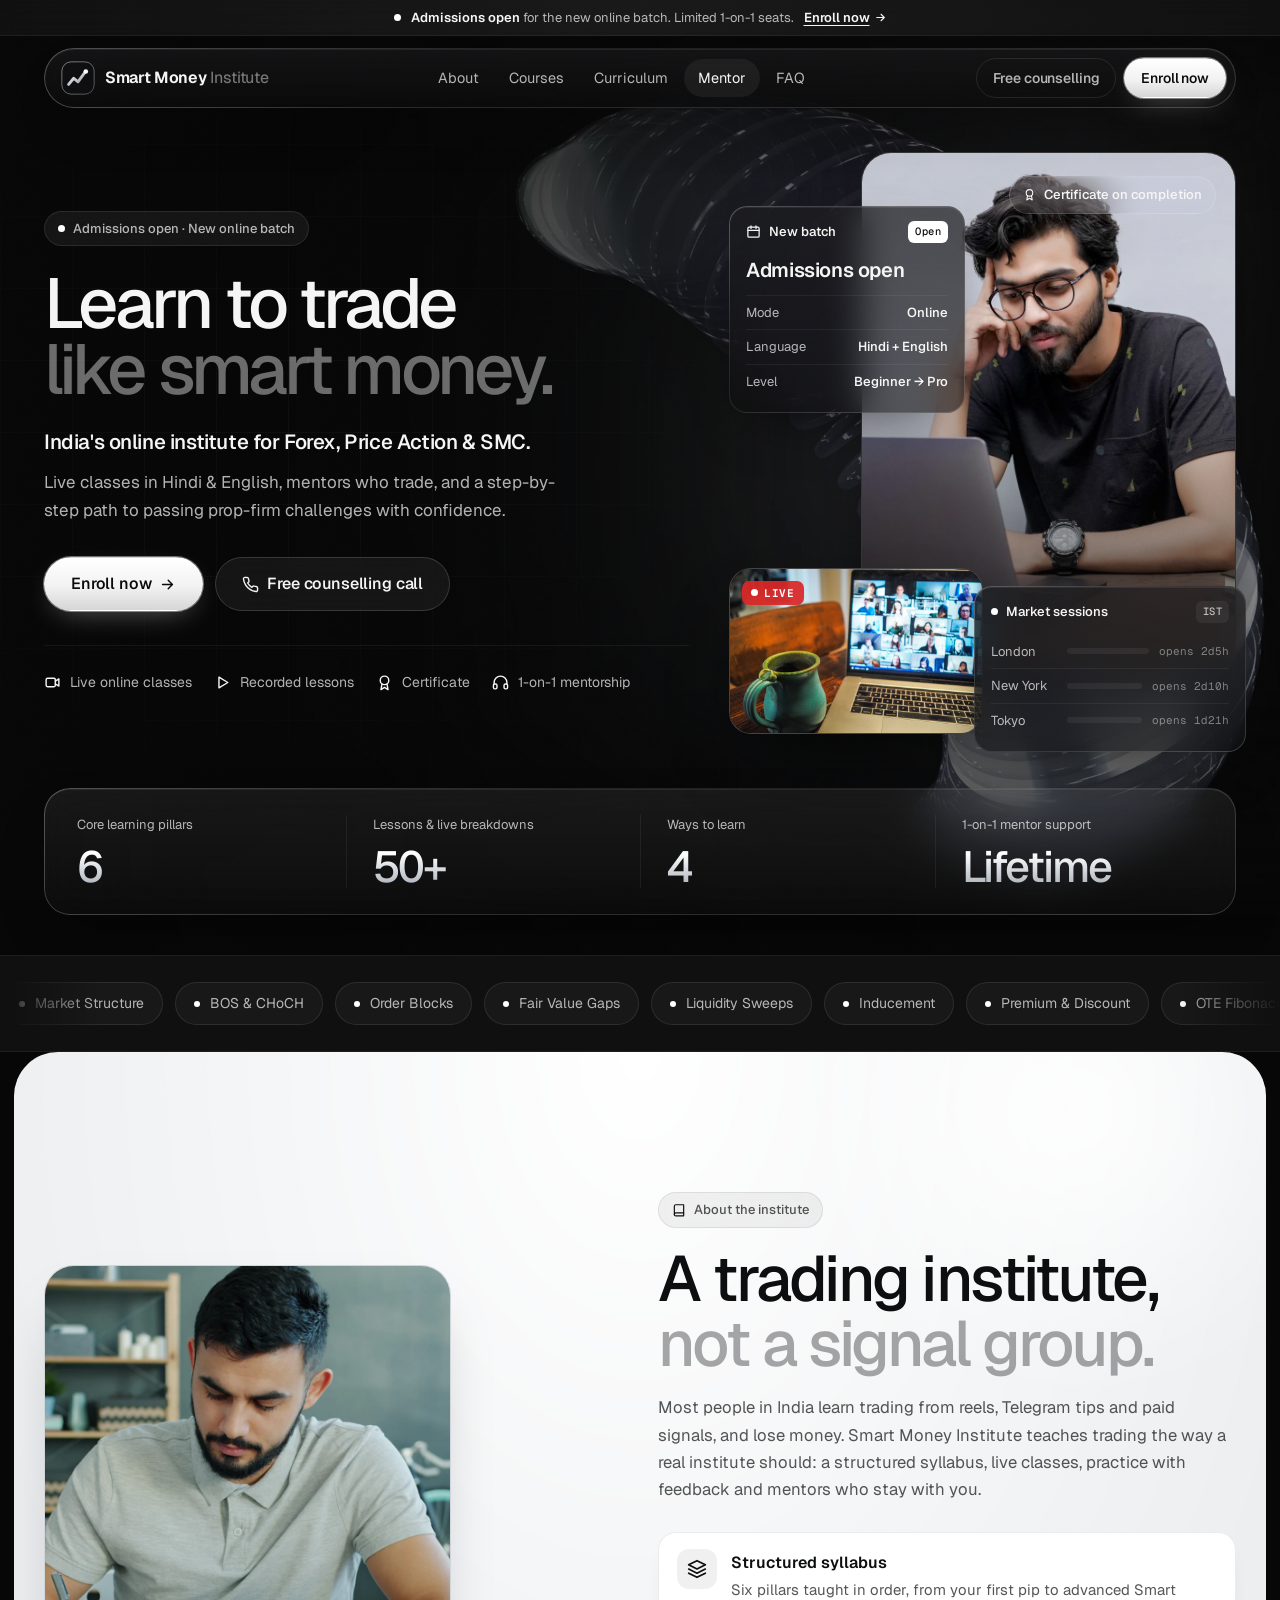
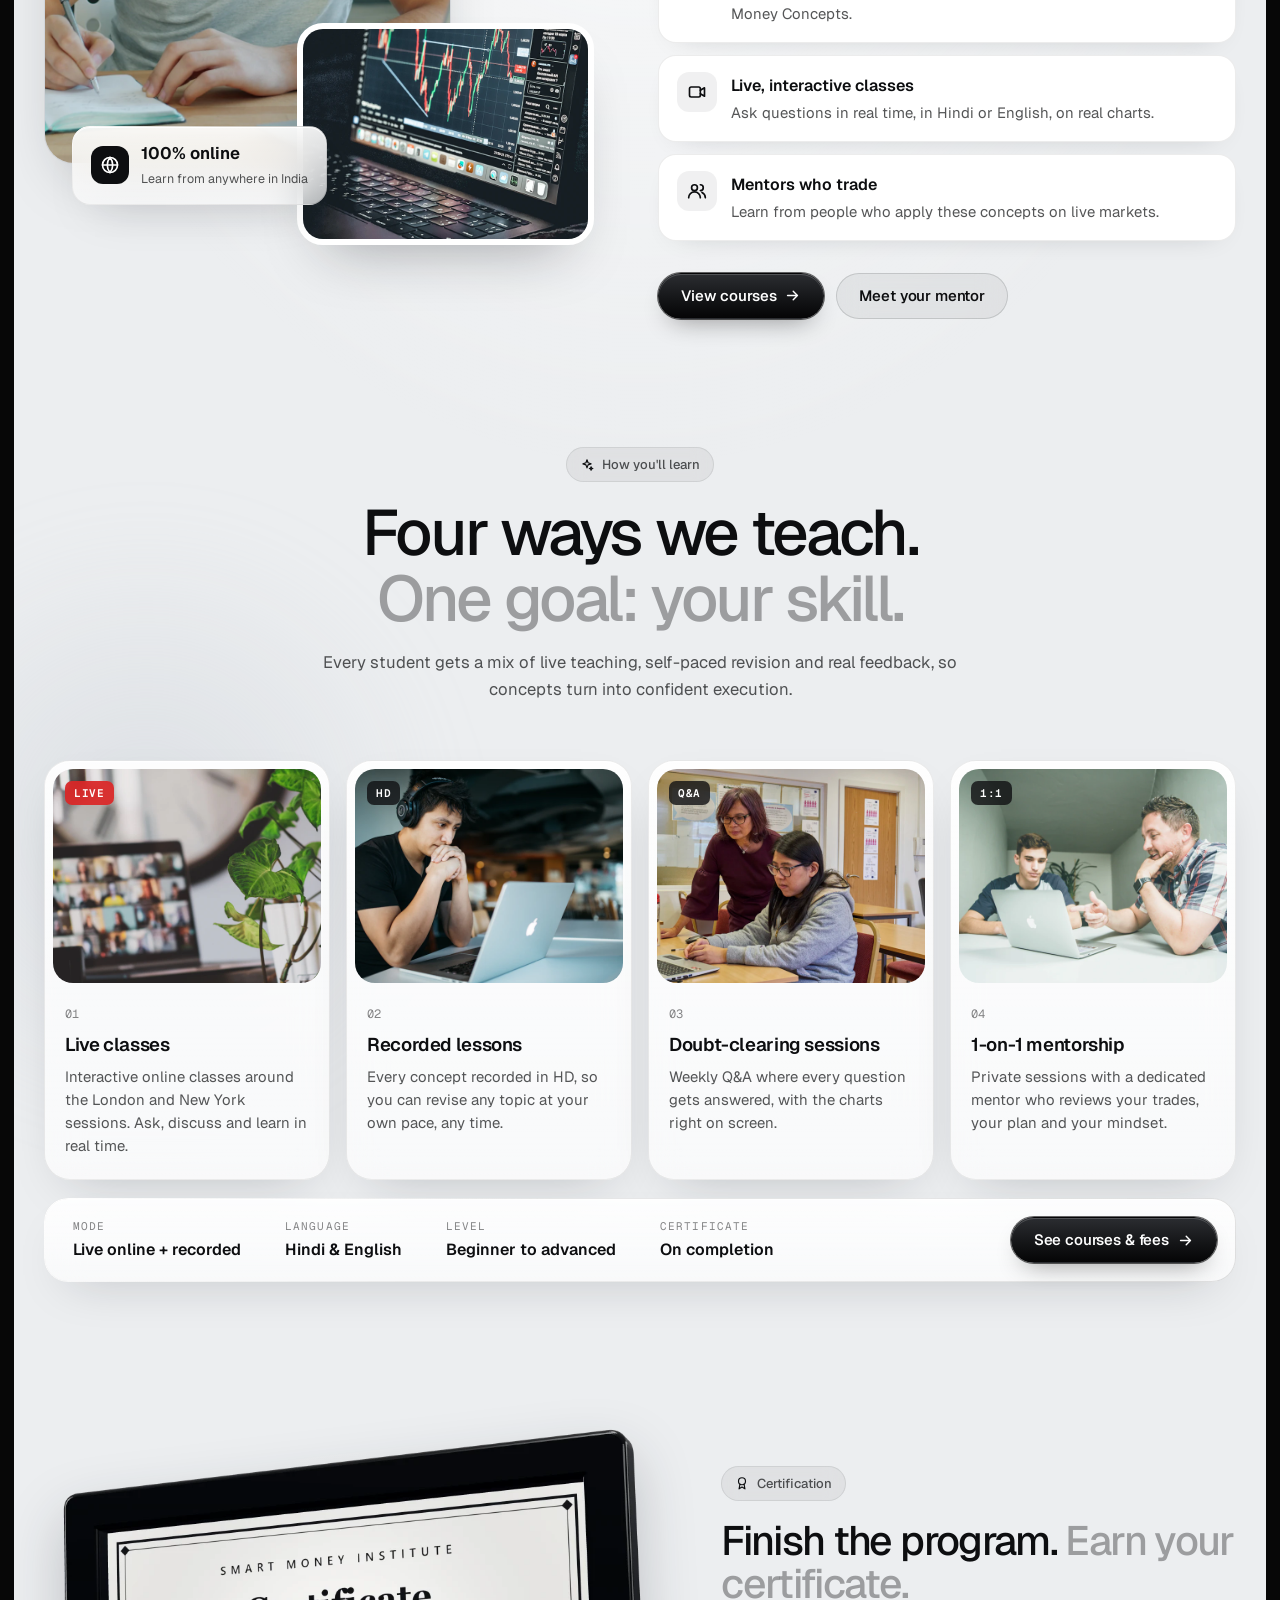
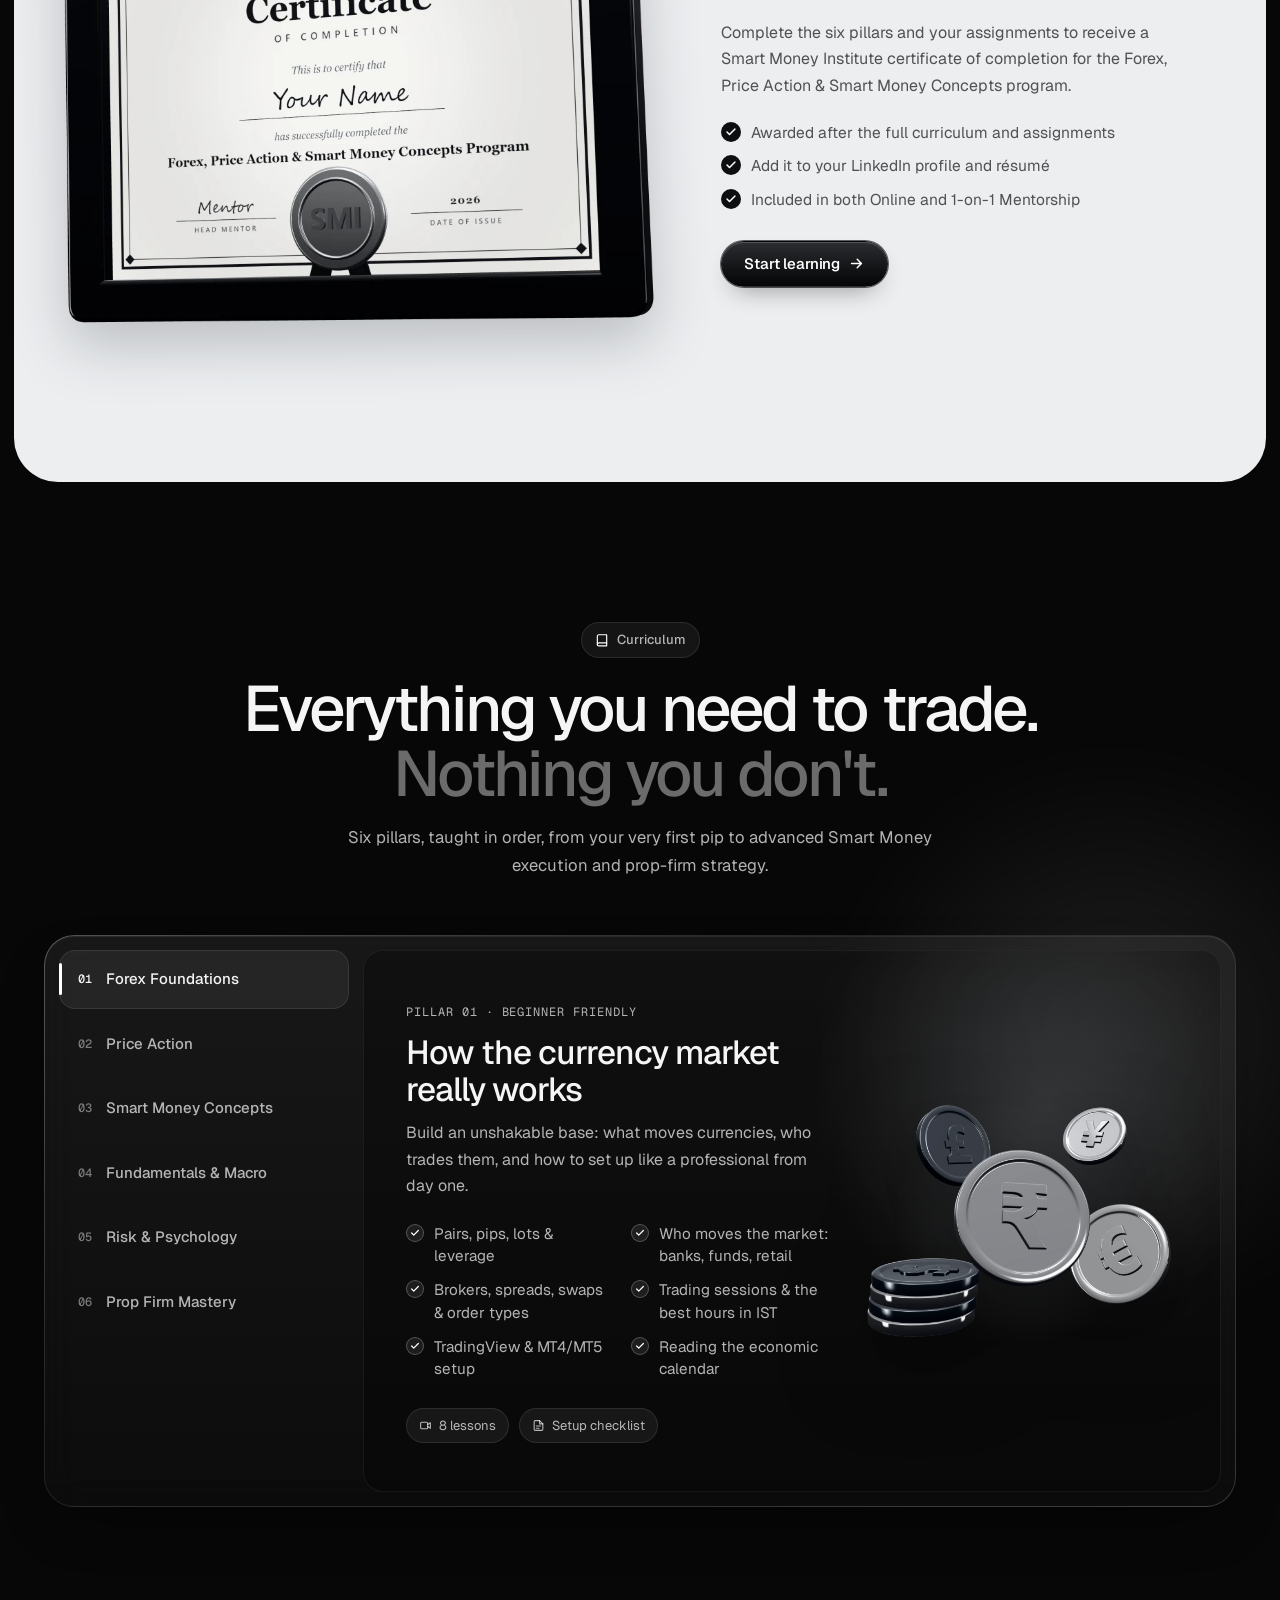
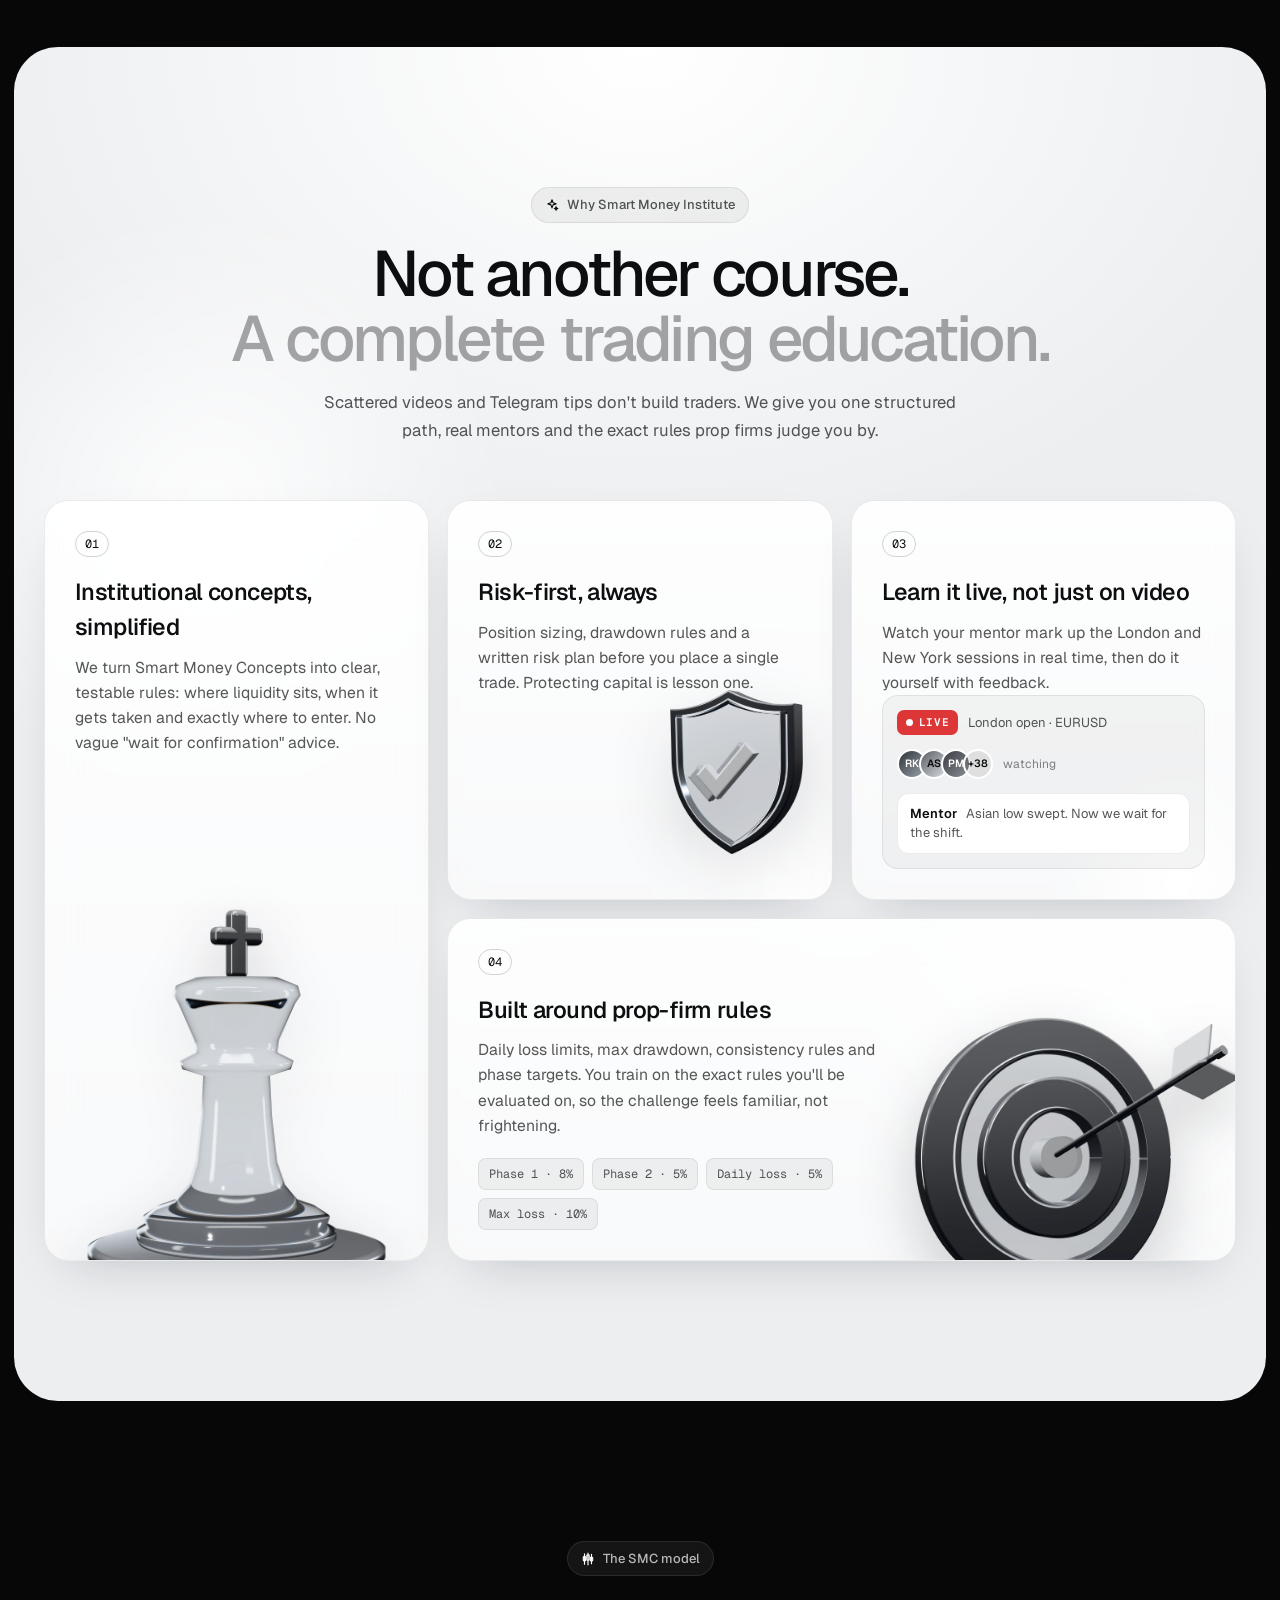
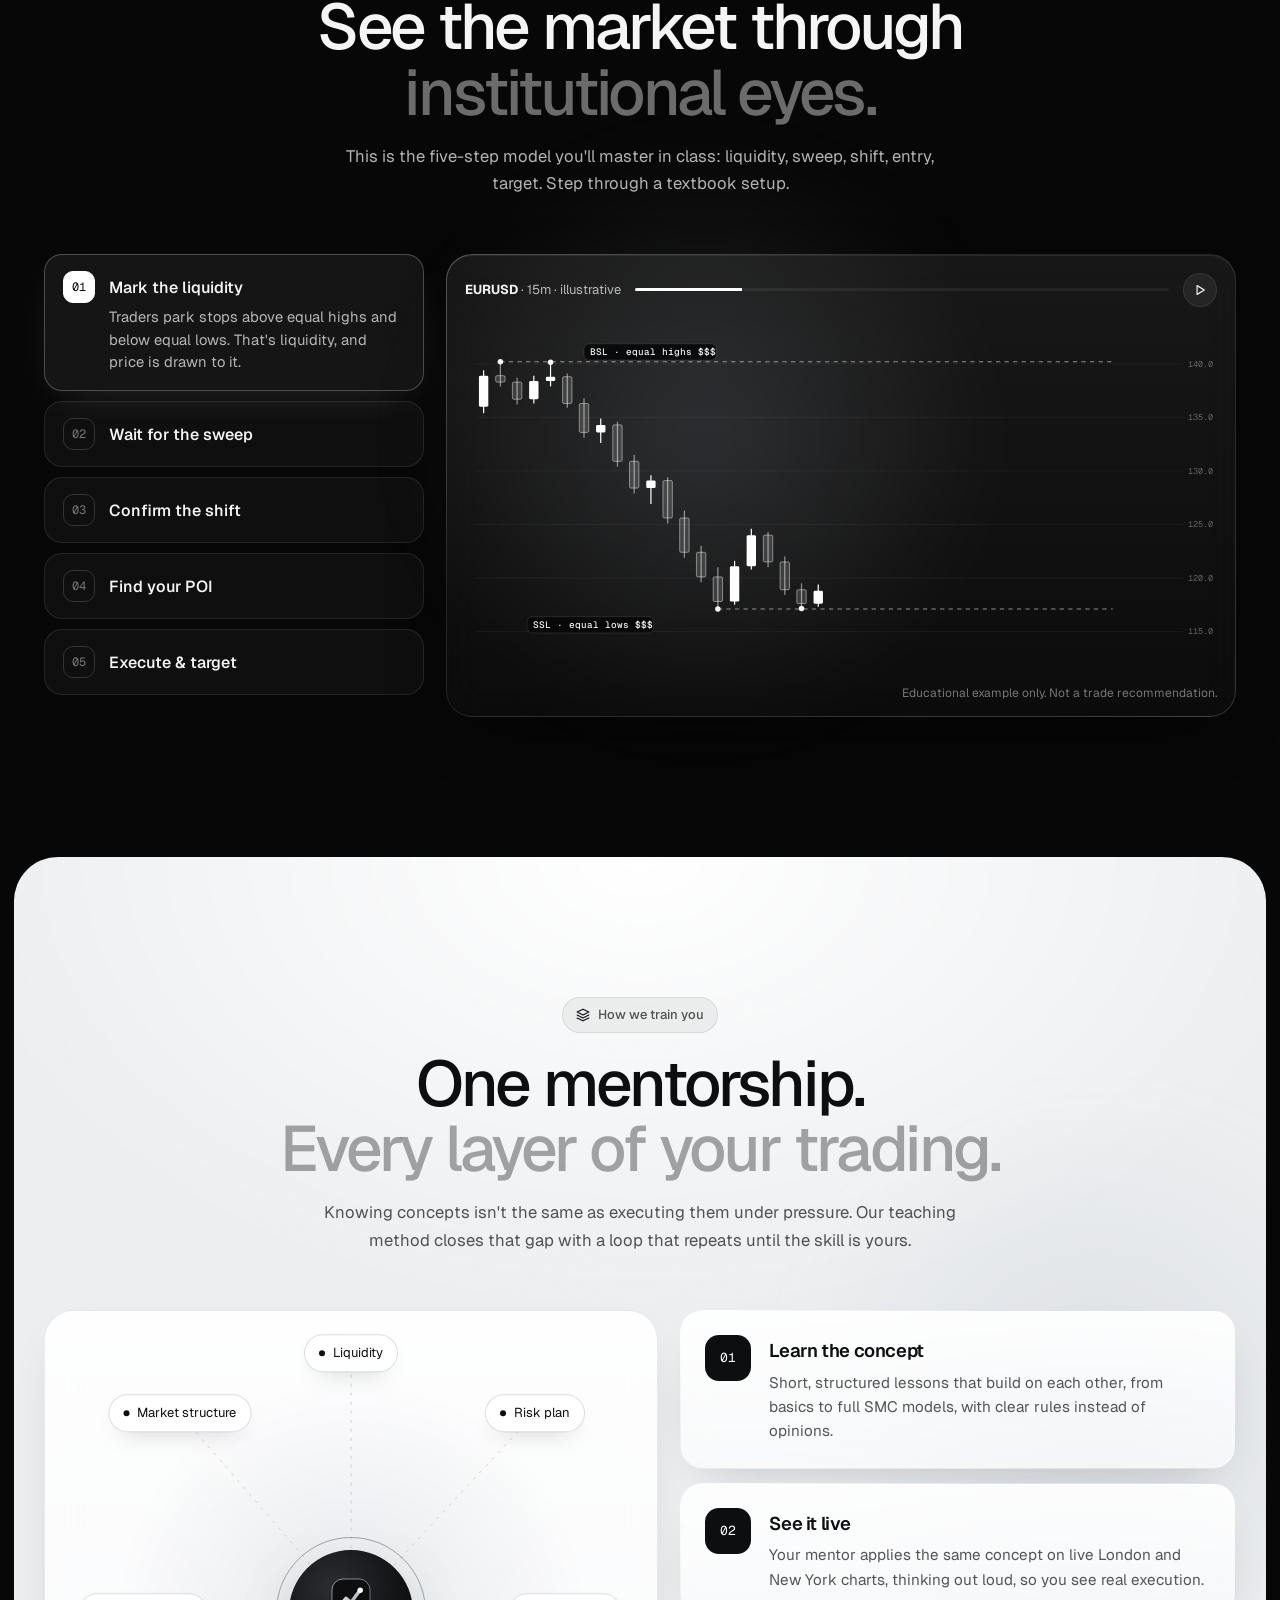
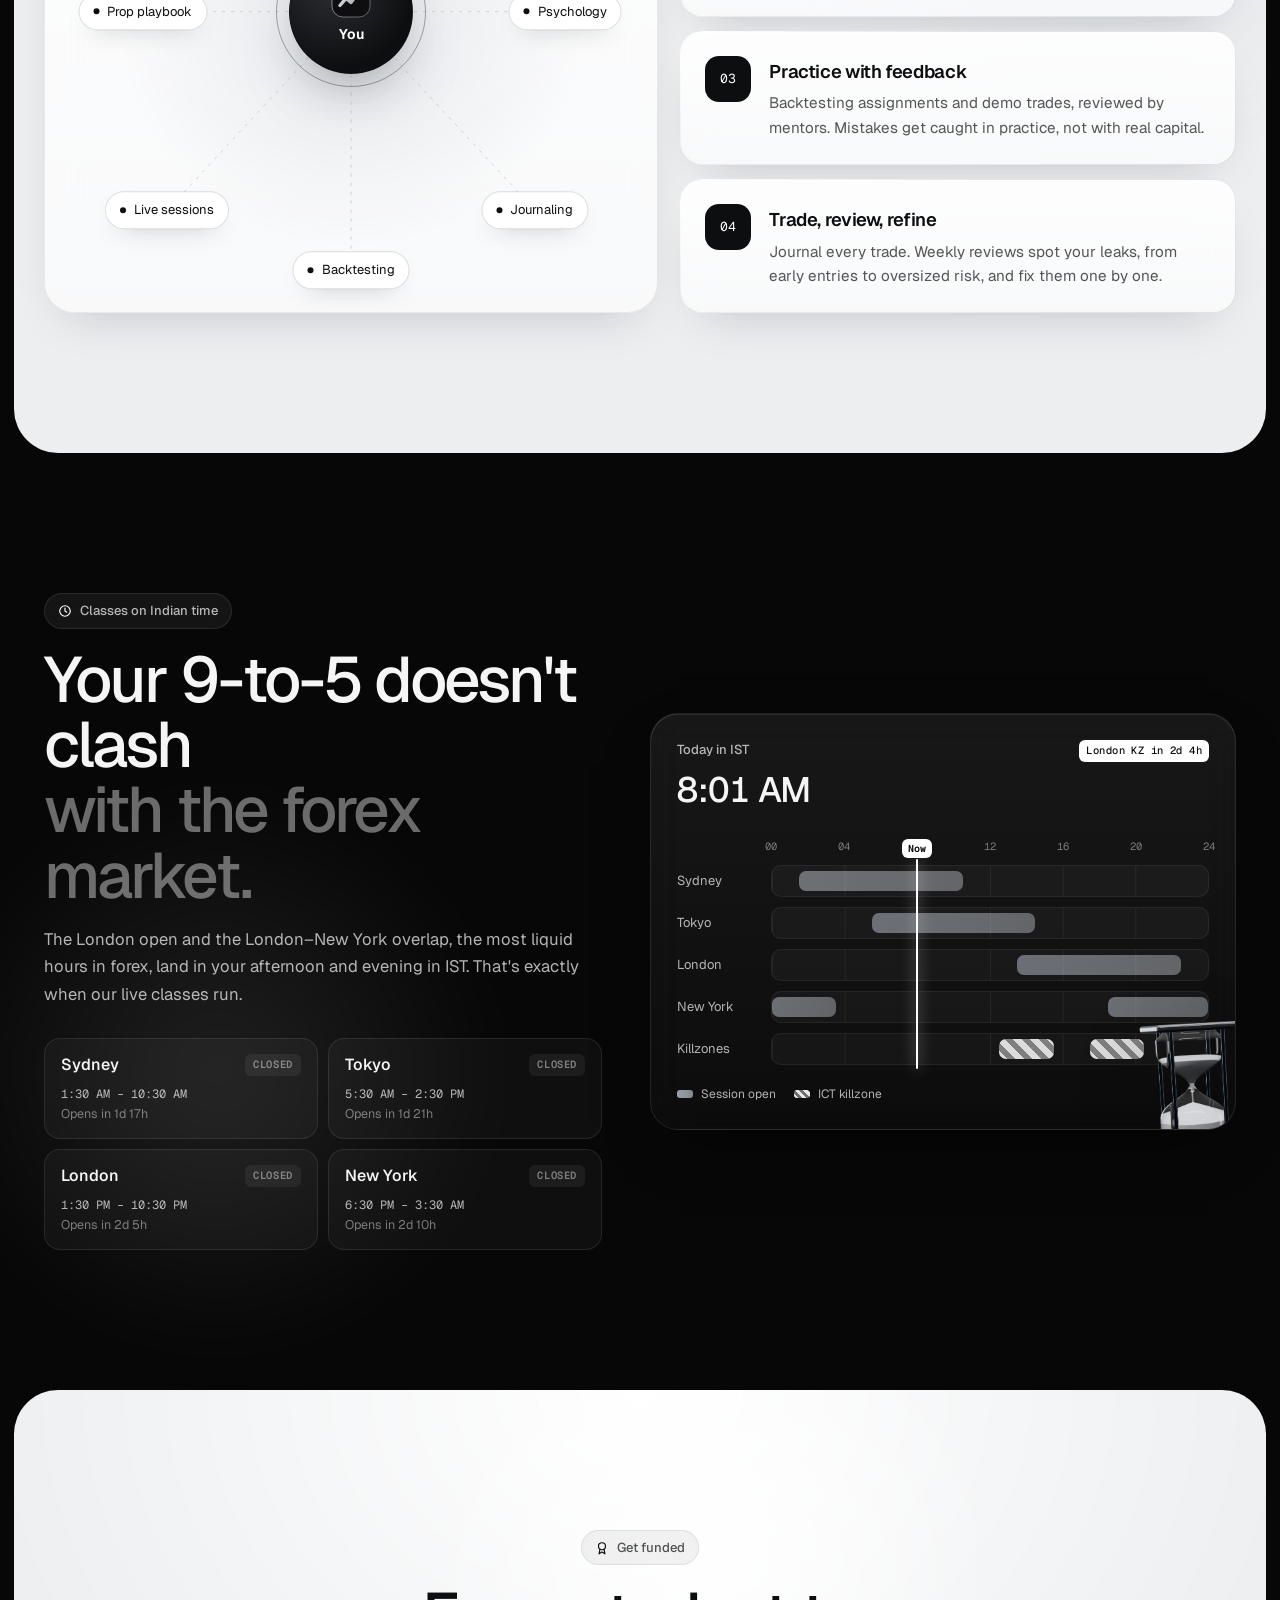
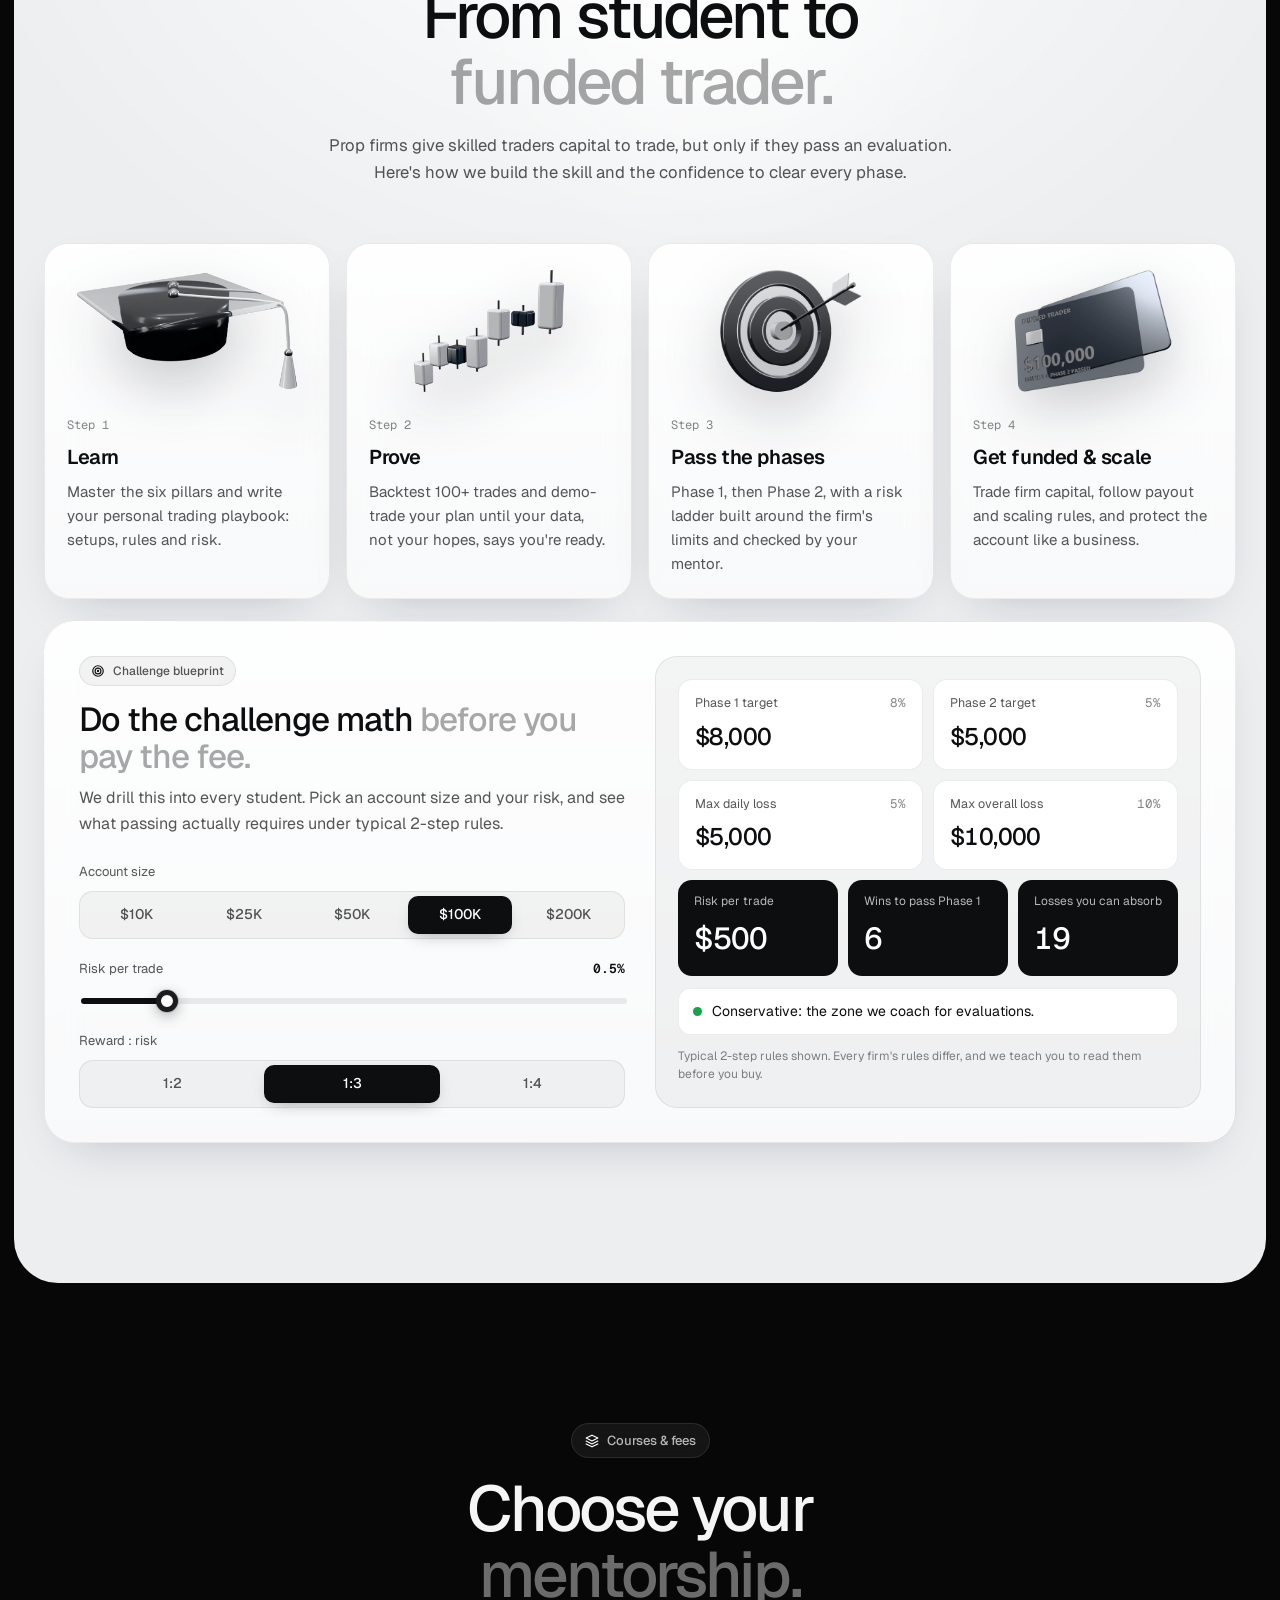
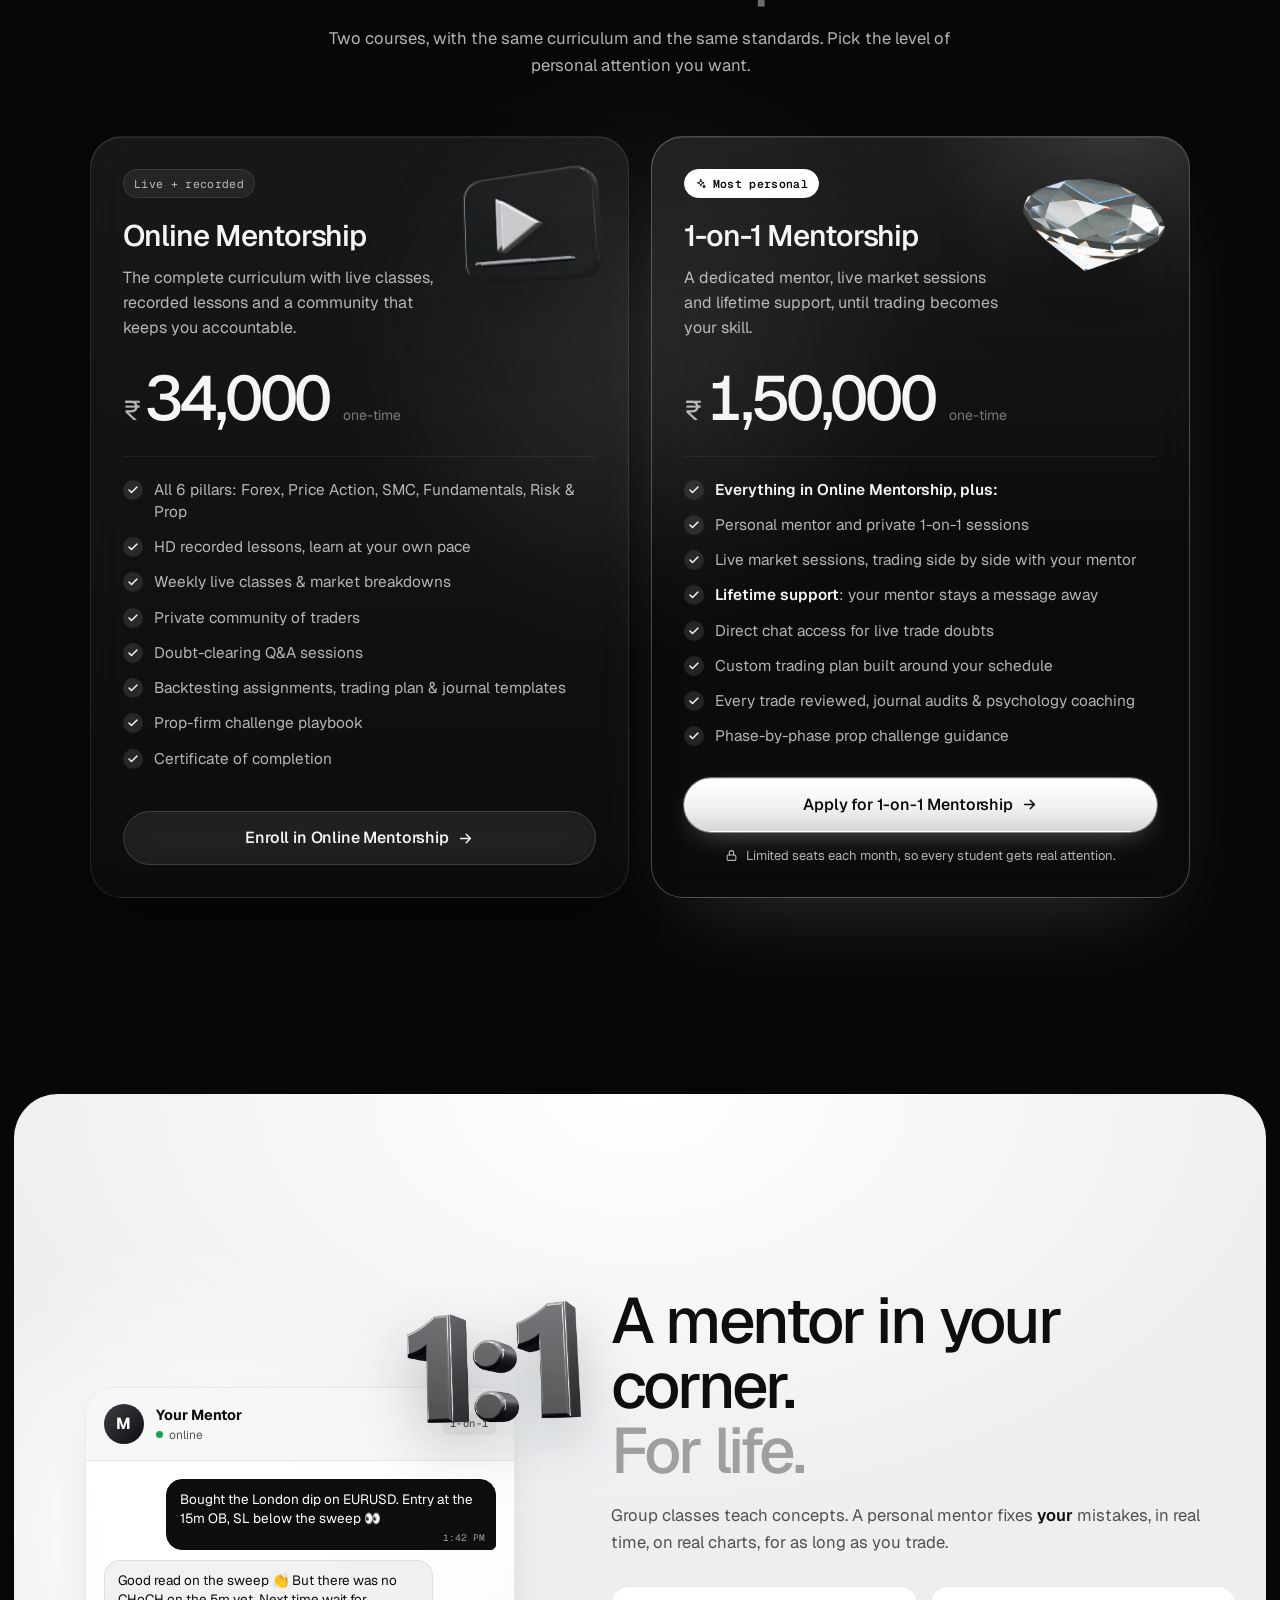
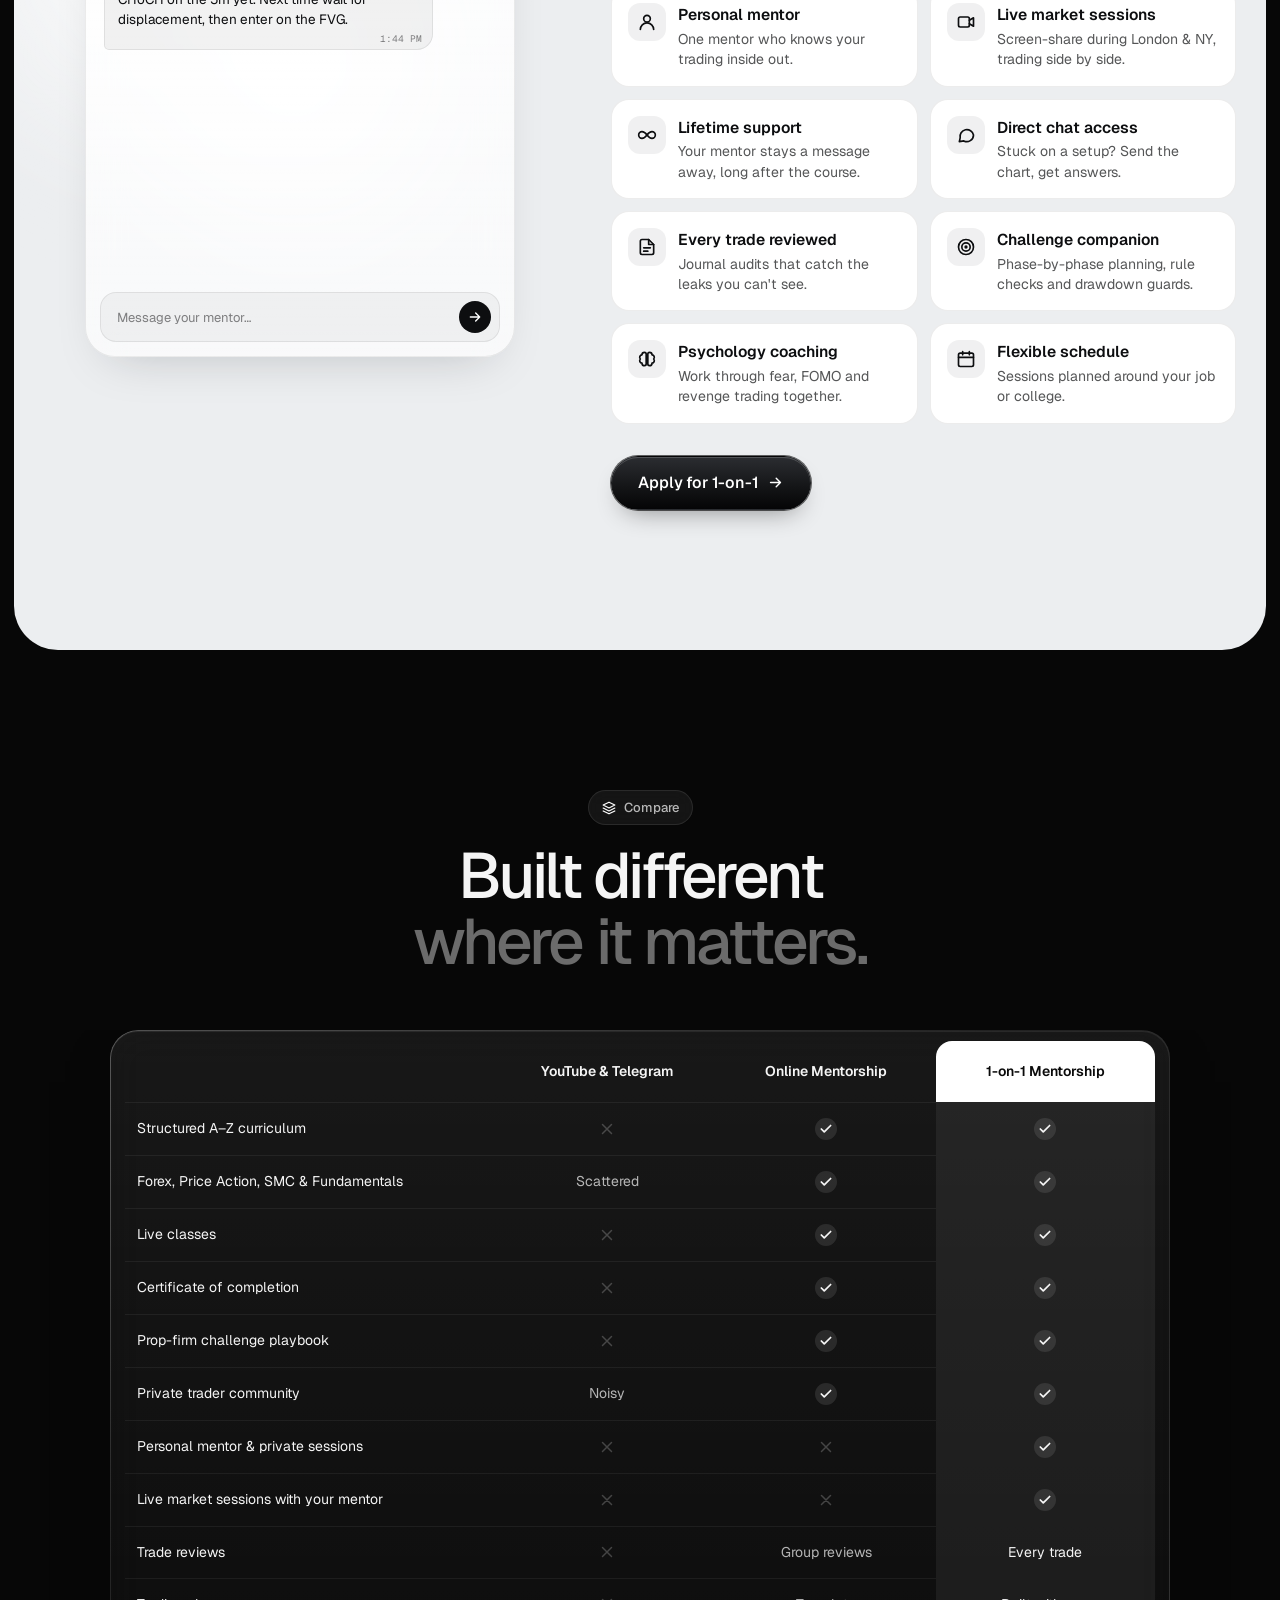
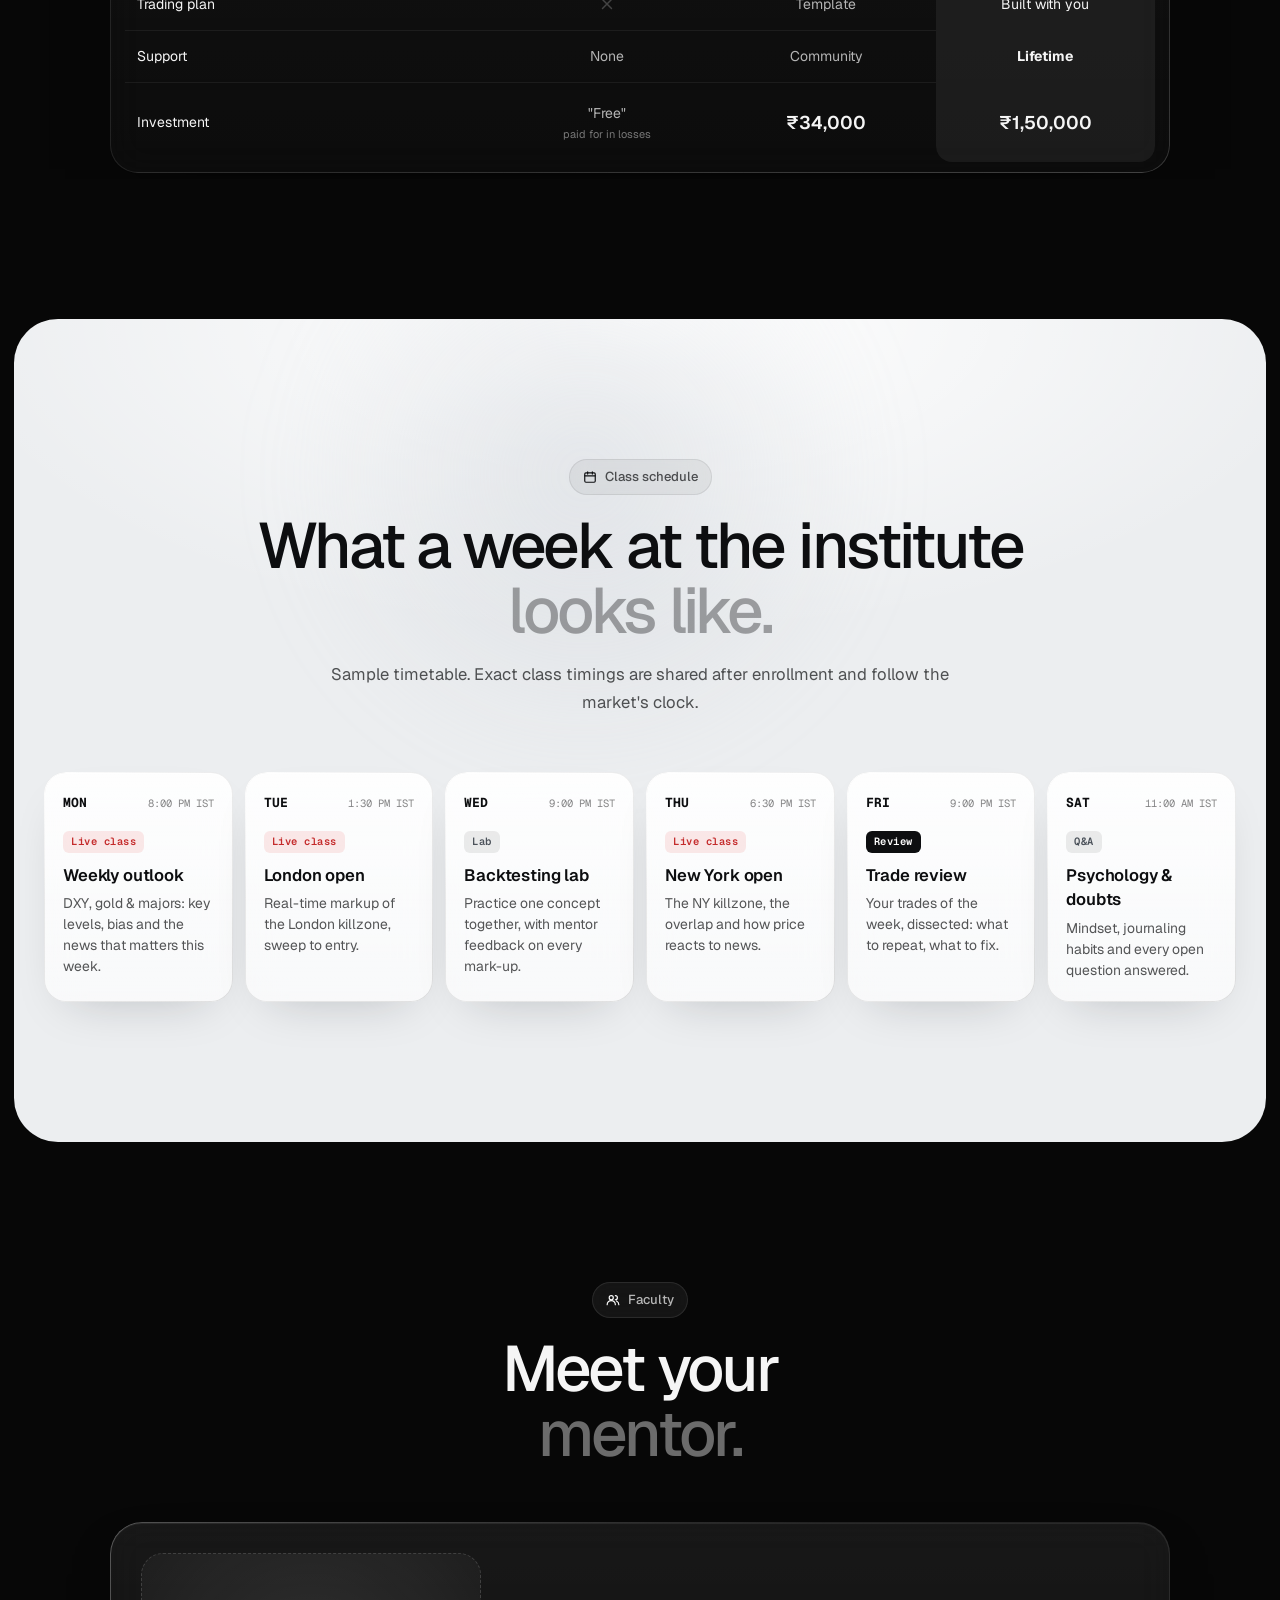
<file: website/index.html>
<!doctype html>
<html lang="en" class="no-js">
<head>
  <meta charset="utf-8">
  <meta name="viewport" content="width=device-width, initial-scale=1">
  <script>document.documentElement.classList.replace('no-js', 'js');</script>
  <title>Smart Money Institute — Online Forex, Price Action &amp; SMC Trading Institute in India</title>
  <meta name="description" content="Smart Money Institute is an online trading institute in India. Learn Forex, fundamentals, price action and Smart Money Concepts in live classes (Hindi &amp; English), with recorded lessons, a certificate and 1-on-1 mentorship.">
  <meta name="theme-color" content="#070707">
  <link rel="icon" href="assets/favicon.svg" type="image/svg+xml">
  <meta property="og:title" content="Smart Money Institute — Learn to trade like smart money">
  <meta property="og:description" content="Online trading institute for Forex, Price Action &amp; SMC. Online Mentorship ₹34,000 · 1-on-1 Mentorship ₹1,50,000.">
  <meta property="og:image" content="https://jatinkatariaaaa.github.io/websitecoach/assets/3d/heroA.jpg">
  <meta property="og:url" content="https://jatinkatariaaaa.github.io/websitecoach/">
  <link rel="canonical" href="https://jatinkatariaaaa.github.io/websitecoach/">
  <meta property="og:type" content="website">
  <link rel="preconnect" href="https://fonts.googleapis.com">
  <link rel="preconnect" href="https://fonts.gstatic.com" crossorigin>
  <link href="https://fonts.googleapis.com/css2?family=Geist:wght@300..700&family=Geist+Mono:wght@400..600&display=swap" rel="stylesheet">
  <link rel="stylesheet" href="css/style.css">
  <script type="application/ld+json">
  {
    "@context": "https://schema.org",
    "@graph": [
      { "@type": "EducationalOrganization", "name": "Smart Money Institute", "description": "Online trading institute in India teaching Forex, fundamentals, price action and Smart Money Concepts.", "areaServed": "IN" },
      { "@type": "Course", "name": "Online Mentorship", "description": "Complete Forex, Price Action and SMC curriculum with live classes, recorded lessons and a certificate.", "provider": { "@type": "EducationalOrganization", "name": "Smart Money Institute" }, "offers": { "@type": "Offer", "price": "34000", "priceCurrency": "INR" } },
      { "@type": "Course", "name": "1-on-1 Mentorship", "description": "Personal trading mentorship with live market sessions and lifetime support.", "provider": { "@type": "EducationalOrganization", "name": "Smart Money Institute" }, "offers": { "@type": "Offer", "price": "150000", "priceCurrency": "INR" } }
    ]
  }
  </script>
</head>
<body>
  <!-- Icon sprite -->
  <svg width="0" height="0" style="position:absolute" aria-hidden="true">
    <defs>
      <symbol id="i-arrow" viewBox="0 0 24 24"><path d="M5 12h14M13 6l6 6-6 6"/></symbol>
      <symbol id="i-check" viewBox="0 0 24 24"><path d="M20 6 9 17l-5-5"/></symbol>
      <symbol id="i-x" viewBox="0 0 24 24"><path d="M18 6 6 18M6 6l12 12"/></symbol>
      <symbol id="i-chev" viewBox="0 0 24 24"><path d="m6 9 6 6 6-6"/></symbol>
      <symbol id="i-play" viewBox="0 0 24 24"><path d="M7 4.5v15l12.5-7.5z"/></symbol>
      <symbol id="i-clock" viewBox="0 0 24 24"><circle cx="12" cy="12" r="9"/><path d="M12 7v5l3 2"/></symbol>
      <symbol id="i-chat" viewBox="0 0 24 24"><path d="M21 12a8 8 0 0 1-11.6 7.1L4 20l1-4.6A8 8 0 1 1 21 12z"/></symbol>
      <symbol id="i-calendar" viewBox="0 0 24 24"><rect x="3" y="5" width="18" height="16" rx="2"/><path d="M16 3v4M8 3v4M3 10h18"/></symbol>
      <symbol id="i-target" viewBox="0 0 24 24"><circle cx="12" cy="12" r="9"/><circle cx="12" cy="12" r="5"/><circle cx="12" cy="12" r="1"/></symbol>
      <symbol id="i-user" viewBox="0 0 24 24"><circle cx="12" cy="8" r="4"/><path d="M4 21a8 8 0 0 1 16 0"/></symbol>
      <symbol id="i-users" viewBox="0 0 24 24"><circle cx="9" cy="8" r="3.5"/><path d="M2 20a7 7 0 0 1 14 0M16 4.5a3.5 3.5 0 0 1 0 7M22 20a7 7 0 0 0-4-6.3"/></symbol>
      <symbol id="i-video" viewBox="0 0 24 24"><rect x="3" y="6" width="13" height="12" rx="2"/><path d="m16 10 5-3v10l-5-3"/></symbol>
      <symbol id="i-candles" viewBox="0 0 24 24"><path d="M6 3v18M12 2v20M18 4v16"/><rect x="4" y="8" width="4" height="7" rx="1"/><rect x="10" y="5" width="4" height="9" rx="1"/><rect x="16" y="9" width="4" height="6" rx="1"/></symbol>
      <symbol id="i-infinity" viewBox="0 0 24 24"><path d="M12 12c-2-2.7-4-4-6-4a4 4 0 0 0 0 8c2 0 4-1.3 6-4zm0 0c2 2.7 4 4 6 4a4 4 0 0 0 0-8c-2 0-4 1.3-6 4z"/></symbol>
      <symbol id="i-book" viewBox="0 0 24 24"><path d="M4 19.5A2.5 2.5 0 0 1 6.5 17H20V3H6.5A2.5 2.5 0 0 0 4 5.5z"/><path d="M4 19.5A2.5 2.5 0 0 0 6.5 22H20v-5"/></symbol>
      <symbol id="i-globe" viewBox="0 0 24 24"><circle cx="12" cy="12" r="9"/><path d="M3 12h18M12 3a14 14 0 0 1 0 18M12 3a14 14 0 0 0 0 18"/></symbol>
      <symbol id="i-phone" viewBox="0 0 24 24"><path d="M22 16.9v3a2 2 0 0 1-2.2 2 19.8 19.8 0 0 1-8.6-3.1 19.5 19.5 0 0 1-6-6A19.8 19.8 0 0 1 2.1 4.2 2 2 0 0 1 4.1 2h3a2 2 0 0 1 2 1.7c.1 1 .4 1.9.7 2.8a2 2 0 0 1-.5 2.1L8 9.9a16 16 0 0 0 6 6l1.3-1.3a2 2 0 0 1 2.1-.4c.9.3 1.8.6 2.8.7a2 2 0 0 1 1.7 2z"/></symbol>
      <symbol id="i-mail" viewBox="0 0 24 24"><rect x="2" y="4" width="20" height="16" rx="2"/><path d="m22 7-10 6L2 7"/></symbol>
      <symbol id="i-headset" viewBox="0 0 24 24"><path d="M3 14v-2a9 9 0 0 1 18 0v2"/><rect x="2" y="14" width="5" height="7" rx="2"/><rect x="17" y="14" width="5" height="7" rx="2"/></symbol>
      <symbol id="i-journal" viewBox="0 0 24 24"><path d="M14 3H6a2 2 0 0 0-2 2v14a2 2 0 0 0 2 2h12a2 2 0 0 0 2-2V9z"/><path d="M14 3v6h6M8 13h8M8 17h5"/></symbol>
      <symbol id="i-brain" viewBox="0 0 24 24"><path d="M9 4a3 3 0 0 0-3 3 3 3 0 0 0-2 5 3 3 0 0 0 2 5 3 3 0 0 0 3 3 2 2 0 0 0 2-2V6a2 2 0 0 0-2-2zM15 4a3 3 0 0 1 3 3 3 3 0 0 1 2 5 3 3 0 0 1-2 5 3 3 0 0 1-3 3 2 2 0 0 1-2-2V6a2 2 0 0 1 2-2z"/></symbol>
      <symbol id="i-layers" viewBox="0 0 24 24"><path d="m12 2 10 5-10 5L2 7z"/><path d="m2 17 10 5 10-5M2 12l10 5 10-5"/></symbol>
      <symbol id="i-sparkle" viewBox="0 0 24 24"><path d="M12 3l1.8 5.2L19 10l-5.2 1.8L12 17l-1.8-5.2L5 10l5.2-1.8z"/><path d="M19 15l.8 2.2L22 18l-2.2.8L19 21l-.8-2.2L16 18l2.2-.8z"/></symbol>
      <symbol id="i-lock" viewBox="0 0 24 24"><rect x="4" y="11" width="16" height="10" rx="2"/><path d="M8 11V7a4 4 0 0 1 8 0v4"/></symbol>
      <symbol id="i-award" viewBox="0 0 24 24"><circle cx="12" cy="9" r="6"/><path d="M8.5 14 7 22l5-3 5 3-1.5-8"/></symbol>
      <symbol id="i-menu" viewBox="0 0 24 24"><path d="M4 7h16M4 12h16M4 17h16"/></symbol>
      <symbol id="i-instagram" viewBox="0 0 24 24"><rect x="3" y="3" width="18" height="18" rx="5"/><circle cx="12" cy="12" r="4"/><circle cx="17.5" cy="6.5" r=".6"/></symbol>
      <symbol id="i-youtube" viewBox="0 0 24 24"><path d="M22 8.2a3 3 0 0 0-2.1-2.1C18 5.6 12 5.6 12 5.6s-6 0-7.9.5A3 3 0 0 0 2 8.2 31 31 0 0 0 1.6 12a31 31 0 0 0 .4 3.8 3 3 0 0 0 2.1 2.1c1.9.5 7.9.5 7.9.5s6 0 7.9-.5a3 3 0 0 0 2.1-2.1 31 31 0 0 0 .4-3.8 31 31 0 0 0-.4-3.8z"/><path d="m10 15 5-3-5-3z"/></symbol>
      <symbol id="i-telegram" viewBox="0 0 24 24"><path d="m21.5 3.5-19 7.3c-.9.4-.9 1.6.1 1.9l4.8 1.5 1.8 5.6c.3.8 1.3 1 1.9.4l2.6-2.5 5 3.7c.7.5 1.7.1 1.9-.7L23 4.8c.2-.9-.7-1.6-1.5-1.3z"/><path d="m8.5 14 9-6.5"/></symbol>
      <symbol id="i-xlogo" viewBox="0 0 24 24"><path d="M4 4l16 16M20 4 4 20"/></symbol>
    </defs>
  </svg>

  <div class="page-noise" aria-hidden="true"></div>

  <!-- ============================== NAV ============================== -->
  <header class="site-header" id="siteHeader">
    <div class="announce">
      <span class="pulse-dot"></span>
      <span><strong>Admissions open</strong> for the new online batch. Limited 1-on-1 seats.</span>
      <a href="#programs" class="announce-link">Enroll now <svg class="ic"><use href="#i-arrow"/></svg></a>
    </div>
    <div class="container">
      <nav class="nav glass" aria-label="Main">
        <a href="#top" class="brand" aria-label="Smart Money Institute home">
          <img src="assets/favicon.svg" alt="" width="34" height="34">
          <span class="brand-name">Smart Money <span>Institute</span></span>
        </a>
        <ul class="nav-links" id="navLinks">
          <li><a href="#about">About</a></li>
          <li><a href="#programs">Courses</a></li>
          <li><a href="#curriculum">Curriculum</a></li>
          <li><a href="#mentor">Mentor</a></li>
          <li><a href="#faq">FAQ</a></li>
          <li class="nav-links-cta"><button type="button" class="btn btn-primary btn-block" data-open-modal>Free counselling call</button></li>
        </ul>
        <div class="nav-actions">
          <button type="button" class="btn btn-ghost btn-sm" data-open-modal>Free counselling</button>
          <a href="#programs" class="btn btn-primary btn-sm">Enroll now</a>
          <button type="button" class="nav-toggle" id="navToggle" aria-label="Open menu" aria-expanded="false" aria-controls="navLinks"><svg class="ic"><use href="#i-menu"/></svg></button>
        </div>
      </nav>
    </div>
  </header>

  <main>
    <!-- ============================== HERO (dark) ============================== -->
    <section class="hero" id="top">
      <div class="hero-media" aria-hidden="true">
        <img src="assets/3d/heroA.webp" alt="" class="hero-img" width="2400" height="1500" fetchpriority="high">
        <div class="hero-grid"></div>
      </div>

      <div class="container hero-inner">
        <div class="hero-copy">
          <span class="chip" data-reveal><span class="chip-dot"></span>Admissions open · New online batch</span>
          <h1 class="hero-title" data-split>
            <span class="t-line">Learn to trade</span>
            <span class="t-line t-muted">like smart money.</span>
          </h1>
          <p class="hero-strong" data-reveal style="--d:.35s">India's online institute for Forex, Price Action &amp; SMC.</p>
          <p class="hero-sub" data-reveal style="--d:.45s">Live classes in Hindi &amp; English, mentors who trade, and a step-by-step path to passing prop-firm challenges with confidence.</p>
          <div class="hero-ctas" data-reveal style="--d:.55s">
            <a href="#programs" class="btn btn-primary btn-lg">Enroll now <svg class="ic"><use href="#i-arrow"/></svg></a>
            <button type="button" class="btn btn-glass btn-lg" data-open-modal><svg class="ic"><use href="#i-phone"/></svg> Free counselling call</button>
          </div>
          <ul class="hero-facts" data-reveal style="--d:.65s">
            <li><svg class="ic"><use href="#i-video"/></svg>Live online classes</li>
            <li><svg class="ic"><use href="#i-play"/></svg>Recorded lessons</li>
            <li><svg class="ic"><use href="#i-award"/></svg>Certificate</li>
            <li><svg class="ic"><use href="#i-headset"/></svg>1-on-1 mentorship</li>
          </ul>
        </div>

        <!-- Stock photos from Unsplash (Unsplash License), saved locally in assets/photos/. -->
        <div class="hero-visual" data-reveal style="--d:.3s">
          <figure class="ph ph-main">
            <img src="assets/photos/hero-student.webp" alt="Student learning trading on a laptop" width="900" height="1100" fetchpriority="high">
          </figure>
          <figure class="ph ph-small">
            <img src="assets/photos/hero-live-class.webp" alt="Online class on a laptop screen" width="760" height="500" loading="lazy">
            <span class="live-pill"><span class="live-dot"></span> LIVE</span>
          </figure>
          <span class="ph-chip glass"><svg class="ic"><use href="#i-award"/></svg>Certificate on completion</span>

          <div class="fcard glass fcard-batch" aria-hidden="true">
            <div class="fcard-head"><svg class="ic"><use href="#i-calendar"/></svg> New batch <span class="tag solid">Open</span></div>
            <b class="batch-title">Admissions open</b>
            <ul class="batch-rows">
              <li><span>Mode</span><b>Online</b></li>
              <li><span>Language</span><b>Hindi + English</b></li>
              <li><span>Level</span><b>Beginner → Pro</b></li>
            </ul>
          </div>

          <div class="fcard glass fcard-sessions" aria-hidden="true">
            <div class="fcard-head"><span class="live-dot"></span> Market sessions <span class="tag">IST</span></div>
            <ul class="mini-sessions" id="miniSessions">
              <li><span>London</span><i><b style="width:0%"></b></i><em>—</em></li>
              <li><span>New York</span><i><b style="width:0%"></b></i><em>—</em></li>
              <li><span>Tokyo</span><i><b style="width:0%"></b></i><em>—</em></li>
            </ul>
          </div>
        </div>
      </div>

      <div class="container">
        <div class="stats glass" data-reveal style="--d:.2s">
          <div class="stat"><span class="stat-label">Core learning pillars</span><span class="stat-num" data-count="6">6</span></div>
          <div class="stat"><span class="stat-label">Lessons &amp; live breakdowns</span><span class="stat-num"><span data-count="50">50</span>+</span></div>
          <div class="stat"><span class="stat-label">Ways to learn</span><span class="stat-num" data-count="4">4</span></div>
          <div class="stat"><span class="stat-label">1-on-1 mentor support</span><span class="stat-num">Lifetime</span></div>
        </div>
      </div>
    </section>

    <!-- ============================== MARQUEE ============================== -->
    <section class="marquee-wrap" aria-label="Topics we teach">
      <div class="marquee">
        <div class="marquee-track">
          <span>Market Structure</span><span>BOS &amp; CHoCH</span><span>Order Blocks</span><span>Fair Value Gaps</span><span>Liquidity Sweeps</span><span>Inducement</span><span>Premium &amp; Discount</span><span>OTE Fibonacci</span><span>Killzones</span><span>Power of 3 (AMD)</span><span>Breaker Blocks</span><span>SMT Divergence</span><span>Supply &amp; Demand</span><span>Candlestick Psychology</span><span>Multi-Timeframe Analysis</span><span>CPI · NFP · FOMC</span><span>DXY Correlation</span><span>Position Sizing</span><span>Prop Firm Rules</span><span>Trading Psychology</span><span>Backtesting</span><span>Journaling</span>
        </div>
      </div>
    </section>

    <!-- ============================== ABOUT + HOW YOU LEARN (light) ============================== -->
    <section class="section theme-light" id="about">
      <div class="glow-orb orb-silver" style="top:-10%;right:-10%"></div>
      <div class="glow-orb orb-white" style="top:40%;left:-15%"></div>
      <div class="container">
        <div class="about">
          <div class="about-media" data-reveal>
            <figure class="ph ph-a"><img src="assets/photos/about-notes.webp" alt="Learner taking notes during an online trading class" width="900" height="1100" loading="lazy"></figure>
            <figure class="ph ph-b"><img src="assets/photos/about-chart.webp" alt="Laptop showing a forex price chart" width="760" height="570" loading="lazy"></figure>
            <div class="about-badge glass"><svg class="ic"><use href="#i-globe"/></svg><div><b>100% online</b><span>Learn from anywhere in India</span></div></div>
          </div>
          <div class="about-copy">
            <span class="chip" data-reveal><svg class="ic"><use href="#i-book"/></svg>About the institute</span>
            <h2 class="h2" data-split><span class="t-line">A trading institute,</span><span class="t-line t-muted">not a signal group.</span></h2>
            <p class="lead" data-reveal>Most people in India learn trading from reels, Telegram tips and paid signals, and lose money. Smart Money Institute teaches trading the way a real institute should: a structured syllabus, live classes, practice with feedback and mentors who stay with you.</p>
            <ul class="about-points">
              <li data-reveal><svg class="ic"><use href="#i-layers"/></svg><div><b>Structured syllabus</b><span>Six pillars taught in order, from your first pip to advanced Smart Money Concepts.</span></div></li>
              <li data-reveal style="--d:.06s"><svg class="ic"><use href="#i-video"/></svg><div><b>Live, interactive classes</b><span>Ask questions in real time, in Hindi or English, on real charts.</span></div></li>
              <li data-reveal style="--d:.12s"><svg class="ic"><use href="#i-users"/></svg><div><b>Mentors who trade</b><span>Learn from people who apply these concepts on live markets.</span></div></li>
            </ul>
            <div class="hero-ctas" data-reveal>
              <a href="#programs" class="btn btn-primary">View courses <svg class="ic"><use href="#i-arrow"/></svg></a>
              <a href="#mentor" class="btn btn-glass">Meet your mentor</a>
            </div>
          </div>
        </div>

        <div class="section-head modes-head">
          <span class="chip" data-reveal><svg class="ic"><use href="#i-sparkle"/></svg>How you'll learn</span>
          <h2 class="h2" data-split><span class="t-line">Four ways we teach.</span><span class="t-line t-muted">One goal: your skill.</span></h2>
          <p class="lead" data-reveal>Every student gets a mix of live teaching, self-paced revision and real feedback, so concepts turn into confident execution.</p>
        </div>
        <div class="modes">
          <article class="mode glass" data-reveal>
            <figure><img src="assets/photos/mode-live.webp" alt="Live online class on a laptop" width="640" height="520" loading="lazy"><span class="mode-tag live">LIVE</span></figure>
            <div class="mode-body"><span class="mode-num">01</span><h3>Live classes</h3><p>Interactive online classes around the London and New York sessions. Ask, discuss and learn in real time.</p></div>
          </article>
          <article class="mode glass" data-reveal style="--d:.06s">
            <figure><img src="assets/photos/mode-recorded.webp" alt="Student watching a recorded lesson with headphones" width="640" height="520" loading="lazy"><span class="mode-tag">HD</span></figure>
            <div class="mode-body"><span class="mode-num">02</span><h3>Recorded lessons</h3><p>Every concept recorded in HD, so you can revise any topic at your own pace, any time.</p></div>
          </article>
          <article class="mode glass" data-reveal style="--d:.12s">
            <figure><img src="assets/photos/mode-doubts.webp" alt="Mentor explaining a concept on a laptop" width="640" height="520" loading="lazy"><span class="mode-tag">Q&amp;A</span></figure>
            <div class="mode-body"><span class="mode-num">03</span><h3>Doubt-clearing sessions</h3><p>Weekly Q&amp;A where every question gets answered, with the charts right on screen.</p></div>
          </article>
          <article class="mode glass" data-reveal style="--d:.18s">
            <figure><img src="assets/photos/mode-1on1.webp" alt="Mentor guiding a student one-on-one at a laptop" width="640" height="520" loading="lazy"><span class="mode-tag">1:1</span></figure>
            <div class="mode-body"><span class="mode-num">04</span><h3>1-on-1 mentorship</h3><p>Private sessions with a dedicated mentor who reviews your trades, your plan and your mindset.</p></div>
          </article>
        </div>
        <div class="batch glass" data-reveal>
          <div class="batch-info">
            <div><span>Mode</span><b>Live online + recorded</b></div>
            <div><span>Language</span><b>Hindi &amp; English</b></div>
            <div><span>Level</span><b>Beginner to advanced</b></div>
            <div><span>Certificate</span><b>On completion</b></div>
          </div>
          <a href="#programs" class="btn btn-primary">See courses &amp; fees <svg class="ic"><use href="#i-arrow"/></svg></a>
        </div>

        <div class="cert">
          <div class="cert-art" data-reveal><img src="assets/3d/certificate.webp" alt="Smart Money Institute certificate of completion in a black frame" loading="lazy" width="912" height="771"></div>
          <div class="cert-copy">
            <span class="chip" data-reveal><svg class="ic"><use href="#i-award"/></svg>Certification</span>
            <h3 data-reveal>Finish the program. <span class="t-muted">Earn your certificate.</span></h3>
            <p data-reveal>Complete the six pillars and your assignments to receive a Smart Money Institute certificate of completion for the Forex, Price Action &amp; Smart Money Concepts program.</p>
            <ul class="cert-list" data-reveal>
              <li><svg class="ic"><use href="#i-check"/></svg>Awarded after the full curriculum and assignments</li>
              <li><svg class="ic"><use href="#i-check"/></svg>Add it to your LinkedIn profile and résumé</li>
              <li><svg class="ic"><use href="#i-check"/></svg>Included in both Online and 1-on-1 Mentorship</li>
            </ul>
            <a href="#programs" class="btn btn-primary" data-reveal>Start learning <svg class="ic"><use href="#i-arrow"/></svg></a>
          </div>
        </div>
      </div>
    </section>

    <!-- ============================== CURRICULUM (dark) ============================== -->
    <section class="section" id="curriculum">
      <div class="glow-orb orb-white" style="top:20%;right:-12%"></div>
      <div class="container">
        <div class="section-head">
          <span class="chip" data-reveal><svg class="ic"><use href="#i-book"/></svg>Curriculum</span>
          <h2 class="h2" data-split><span class="t-line">Everything you need to trade.</span><span class="t-line t-muted">Nothing you don't.</span></h2>
          <p class="lead" data-reveal>Six pillars, taught in order, from your very first pip to advanced Smart Money execution and prop-firm strategy.</p>
        </div>

        <div class="curriculum glass" data-reveal>
          <div class="tabs" role="tablist" aria-label="Curriculum pillars">
            <button class="tab is-active" role="tab" aria-selected="true" aria-controls="p1" id="t1"><span>01</span>Forex Foundations</button>
            <button class="tab" role="tab" aria-selected="false" aria-controls="p2" id="t2" tabindex="-1"><span>02</span>Price Action</button>
            <button class="tab" role="tab" aria-selected="false" aria-controls="p3" id="t3" tabindex="-1"><span>03</span>Smart Money Concepts</button>
            <button class="tab" role="tab" aria-selected="false" aria-controls="p4" id="t4" tabindex="-1"><span>04</span>Fundamentals &amp; Macro</button>
            <button class="tab" role="tab" aria-selected="false" aria-controls="p5" id="t5" tabindex="-1"><span>05</span>Risk &amp; Psychology</button>
            <button class="tab" role="tab" aria-selected="false" aria-controls="p6" id="t6" tabindex="-1"><span>06</span>Prop Firm Mastery</button>
          </div>

          <div class="panels">
            <div class="panel is-active" role="tabpanel" id="p1" aria-labelledby="t1">
              <div class="panel-copy">
                <span class="panel-kicker">Pillar 01 · Beginner friendly</span>
                <h3>How the currency market really works</h3>
                <p>Build an unshakable base: what moves currencies, who trades them, and how to set up like a professional from day one.</p>
                <ul class="topics">
                  <li>Pairs, pips, lots &amp; leverage</li>
                  <li>Who moves the market: banks, funds, retail</li>
                  <li>Brokers, spreads, swaps &amp; order types</li>
                  <li>Trading sessions &amp; the best hours in IST</li>
                  <li>TradingView &amp; MT4/MT5 setup</li>
                  <li>Reading the economic calendar</li>
                </ul>
                <div class="panel-meta"><span><svg class="ic"><use href="#i-video"/></svg>8 lessons</span><span><svg class="ic"><use href="#i-journal"/></svg>Setup checklist</span></div>
              </div>
              <div class="panel-art"><img src="assets/3d/coins.webp" alt="Chrome currency coins with rupee, euro, pound, yen and dollar symbols" loading="lazy" width="1166" height="902"></div>
            </div>

            <div class="panel" role="tabpanel" id="p2" aria-labelledby="t2" hidden>
              <div class="panel-copy">
                <span class="panel-kicker">Pillar 02 · Read the chart</span>
                <h3>Read the story every candle tells</h3>
                <p>Price action is the language of the market. Learn to read structure, momentum and intent without a single indicator.</p>
                <ul class="topics">
                  <li>Candlestick psychology &amp; key patterns</li>
                  <li>Market structure: trends, ranges, swing points</li>
                  <li>Support, resistance &amp; supply/demand zones</li>
                  <li>Trendlines, channels &amp; chart patterns</li>
                  <li>Multi-timeframe (top-down) analysis</li>
                  <li>Entry triggers &amp; confirmation</li>
                </ul>
                <div class="panel-meta"><span><svg class="ic"><use href="#i-video"/></svg>9 lessons</span><span><svg class="ic"><use href="#i-candles"/></svg>Chart drills</span></div>
              </div>
              <div class="panel-art"><img src="assets/3d/candles.webp" alt="White and black glass candlesticks forming an uptrend" loading="lazy" width="1057" height="873"></div>
            </div>

            <div class="panel" role="tabpanel" id="p3" aria-labelledby="t3" hidden>
              <div class="panel-copy">
                <span class="panel-kicker">Pillar 03 · The core edge</span>
                <h3>Follow the footprints of institutions</h3>
                <p>The heart of the program. Understand how liquidity is engineered and how smart money enters, then trade alongside it instead of against it.</p>
                <ul class="topics">
                  <li>BOS, CHoCH &amp; market structure shift</li>
                  <li>Liquidity: BSL/SSL, equal highs/lows, inducement</li>
                  <li>Order blocks, breaker &amp; mitigation blocks</li>
                  <li>Fair value gaps &amp; imbalances</li>
                  <li>Premium/discount &amp; OTE Fibonacci</li>
                  <li>Killzones, Asian range &amp; Power of 3 (AMD)</li>
                  <li>SMT divergence &amp; displacement</li>
                  <li>Building a complete SMC trade model</li>
                </ul>
                <div class="panel-meta"><span><svg class="ic"><use href="#i-video"/></svg>14 lessons</span><span><svg class="ic"><use href="#i-target"/></svg>Live application</span></div>
              </div>
              <div class="panel-art"><img src="assets/3d/magnet.webp" alt="Chrome magnet attracting candlesticks, representing liquidity" loading="lazy" width="739" height="1144"></div>
            </div>

            <div class="panel" role="tabpanel" id="p4" aria-labelledby="t4" hidden>
              <div class="panel-copy">
                <span class="panel-kicker">Pillar 04 · The why behind the move</span>
                <h3>Know why price moves, not just where</h3>
                <p>Charts show you where. Fundamentals tell you why. Learn to build a weekly bias and stay out of the way of news that wrecks accounts.</p>
                <ul class="topics">
                  <li>Central banks &amp; interest-rate cycles</li>
                  <li>CPI, NFP, GDP, PMI &amp; FOMC explained</li>
                  <li>DXY, bond yields &amp; intermarket links</li>
                  <li>Risk-on vs risk-off sentiment</li>
                  <li>Trading (and avoiding) high-impact news</li>
                  <li>Building your weekly fundamental bias</li>
                </ul>
                <div class="panel-meta"><span><svg class="ic"><use href="#i-video"/></svg>7 lessons</span><span><svg class="ic"><use href="#i-calendar"/></svg>Weekly outlook</span></div>
              </div>
              <div class="panel-art"><img src="assets/3d/globe.webp" alt="Glass globe with orbit rings representing global markets" loading="lazy" width="968" height="656"></div>
            </div>

            <div class="panel" role="tabpanel" id="p5" aria-labelledby="t5" hidden>
              <div class="panel-copy">
                <span class="panel-kicker">Pillar 05 · Where most traders fail</span>
                <h3>Protect your capital. Master yourself.</h3>
                <p>A good strategy with bad risk management still blows accounts. Build the habits, rules and mindset that keep you in the game.</p>
                <ul class="topics">
                  <li>Position sizing &amp; risk per trade</li>
                  <li>Risk-to-reward &amp; expectancy</li>
                  <li>Drawdown control &amp; recovery rules</li>
                  <li>Writing your trading plan</li>
                  <li>Journaling &amp; performance reviews</li>
                  <li>Beating FOMO, revenge trading &amp; tilt</li>
                </ul>
                <div class="panel-meta"><span><svg class="ic"><use href="#i-video"/></svg>7 lessons</span><span><svg class="ic"><use href="#i-journal"/></svg>Journal template</span></div>
              </div>
              <div class="panel-art"><img src="assets/3d/hourglass.webp" alt="Glass hourglass with white sand representing patience and discipline" loading="lazy" width="682" height="846"></div>
            </div>

            <div class="panel" role="tabpanel" id="p6" aria-labelledby="t6" hidden>
              <div class="panel-copy">
                <span class="panel-kicker">Pillar 06 · Get funded</span>
                <h3>Pass the challenge. Keep the account.</h3>
                <p>Everything you need to clear evaluations with confidence, then manage a funded account like a professional.</p>
                <ul class="topics">
                  <li>How prop firms &amp; evaluations work</li>
                  <li>Phase 1 vs Phase 2 vs funded rules</li>
                  <li>Daily loss, max drawdown &amp; consistency</li>
                  <li>A challenge game plan: risk ladder &amp; targets</li>
                  <li>Payouts, scaling &amp; staying funded</li>
                  <li>Choosing the right firm &amp; account size</li>
                </ul>
                <div class="panel-meta"><span><svg class="ic"><use href="#i-video"/></svg>6 lessons</span><span><svg class="ic"><use href="#i-award"/></svg>Challenge playbook</span></div>
              </div>
              <div class="panel-art"><img src="assets/3d/card.webp" alt="Glass funded trader card showing a $100,000 account" loading="lazy" width="900" height="707"></div>
            </div>
          </div>
        </div>
      </div>
    </section>

    <!-- ============================== WHY (light) ============================== -->
    <section class="section theme-light" id="why">
      <div class="glow-orb orb-silver" style="top:10%;left:-10%"></div>
      <div class="container">
        <div class="section-head">
          <span class="chip" data-reveal><svg class="ic"><use href="#i-sparkle"/></svg>Why Smart Money Institute</span>
          <h2 class="h2" data-split><span class="t-line">Not another course.</span><span class="t-line t-muted">A complete trading education.</span></h2>
          <p class="lead" data-reveal>Scattered videos and Telegram tips don't build traders. We give you one structured path, real mentors and the exact rules prop firms judge you by.</p>
        </div>

        <div class="bento">
          <article class="bcard glass bcard-tall" data-reveal>
            <div class="bcard-copy">
              <span class="bnum">01</span>
              <h3>Institutional concepts, simplified</h3>
              <p>We turn Smart Money Concepts into clear, testable rules: where liquidity sits, when it gets taken and exactly where to enter. No vague "wait for confirmation" advice.</p>
            </div>
            <img src="assets/3d/king.webp" alt="Glass chess king representing trading strategy" class="bimg bimg-king" loading="lazy" width="670" height="834">
          </article>

          <article class="bcard glass" data-reveal style="--d:.08s">
            <div class="bcard-copy">
              <span class="bnum">02</span>
              <h3>Risk-first, always</h3>
              <p>Position sizing, drawdown rules and a written risk plan before you place a single trade. Protecting capital is lesson one.</p>
            </div>
            <img src="assets/3d/shield.webp" alt="Glass shield with a check mark representing risk management" class="bimg bimg-shield" loading="lazy" width="686" height="837">
          </article>

          <article class="bcard glass" data-reveal style="--d:.16s">
            <div class="bcard-copy">
              <span class="bnum">03</span>
              <h3>Learn it live, not just on video</h3>
              <p>Watch your mentor mark up the London and New York sessions in real time, then do it yourself with feedback.</p>
            </div>
            <div class="live-mock">
              <div class="live-mock-top"><span class="live-pill"><span class="live-dot"></span> LIVE</span><span>London open · EURUSD</span></div>
              <div class="live-mock-row"><span class="av">RK</span><span class="av">AS</span><span class="av">PM</span><span class="av more">+38</span><span class="live-viewers">watching</span></div>
              <div class="live-mock-msg"><b>Mentor</b> Asian low swept. Now we wait for the shift.</div>
            </div>
          </article>

          <article class="bcard glass bcard-wide" data-reveal style="--d:.24s">
            <div class="bcard-copy">
              <span class="bnum">04</span>
              <h3>Built around prop-firm rules</h3>
              <p>Daily loss limits, max drawdown, consistency rules and phase targets. You train on the exact rules you'll be evaluated on, so the challenge feels familiar, not frightening.</p>
              <div class="mini-tags"><span>Phase 1 · 8%</span><span>Phase 2 · 5%</span><span>Daily loss · 5%</span><span>Max loss · 10%</span></div>
            </div>
            <img src="assets/3d/target.webp" alt="Glass target with an arrow in the bullseye" class="bimg bimg-target" loading="lazy" width="856" height="740">
          </article>
        </div>
      </div>
    </section>

    <!-- ============================== SMC MODEL (dark) ============================== -->
    <section class="section" id="smc">
      <div class="glow-orb orb-silver" style="top:30%;left:30%"></div>
      <div class="container">
        <div class="section-head">
          <span class="chip" data-reveal><svg class="ic"><use href="#i-candles"/></svg>The SMC model</span>
          <h2 class="h2" data-split><span class="t-line">See the market through</span><span class="t-line t-muted">institutional eyes.</span></h2>
          <p class="lead" data-reveal>This is the five-step model you'll master in class: liquidity, sweep, shift, entry, target. Step through a textbook setup.</p>
        </div>

        <div class="smc" data-reveal>
          <ol class="smc-steps" id="smcSteps">
            <li class="smc-step is-active" data-step="1"><button type="button"><span class="sn">01</span><span class="st"><b>Mark the liquidity</b><em>Traders park stops above equal highs and below equal lows. That's liquidity, and price is drawn to it.</em></span></button></li>
            <li class="smc-step" data-step="2"><button type="button"><span class="sn">02</span><span class="st"><b>Wait for the sweep</b><em>Smart money runs those stops first. A sharp wick through the lows that closes back inside is your first clue.</em></span></button></li>
            <li class="smc-step" data-step="3"><button type="button"><span class="sn">03</span><span class="st"><b>Confirm the shift</b><em>A strong, displacing move breaks the last lower high: a change of character (CHoCH). Order flow is turning.</em></span></button></li>
            <li class="smc-step" data-step="4"><button type="button"><span class="sn">04</span><span class="st"><b>Find your POI</b><em>The displacement leaves footprints: a fair value gap above an order block. That's where we plan the entry, in discount.</em></span></button></li>
            <li class="smc-step" data-step="5"><button type="button"><span class="sn">05</span><span class="st"><b>Execute &amp; target</b><em>Enter in the FVG, stop below it, target the buy-side liquidity above. Defined risk, 1:4 reward.</em></span></button></li>
          </ol>

          <div class="smc-chart glass">
            <div class="smc-chart-head">
              <span><b>EURUSD</b> · 15m · illustrative</span>
              <span class="smc-progress"><i id="smcBar"></i></span>
              <button type="button" class="smc-play" id="smcPlay" aria-label="Pause walkthrough"><svg class="ic"><use href="#i-play"/></svg></button>
            </div>
            <svg id="smcSvg" viewBox="0 0 880 430" role="img" aria-label="Illustrative chart showing a liquidity sweep, change of character, fair value gap entry and target"></svg>
            <p class="smc-caption" id="smcCaption" aria-live="polite"></p>
            <p class="smc-note">Educational example only. Not a trade recommendation.</p>
          </div>
        </div>
      </div>
    </section>

    <!-- ============================== METHOD (light) ============================== -->
    <section class="section theme-light" id="method">
      <div class="glow-orb orb-white" style="top:20%;right:-12%"></div>
      <div class="container">
        <div class="section-head">
          <span class="chip" data-reveal><svg class="ic"><use href="#i-layers"/></svg>How we train you</span>
          <h2 class="h2" data-split><span class="t-line">One mentorship.</span><span class="t-line t-muted">Every layer of your trading.</span></h2>
          <p class="lead" data-reveal>Knowing concepts isn't the same as executing them under pressure. Our teaching method closes that gap with a loop that repeats until the skill is yours.</p>
        </div>

        <div class="method">
          <div class="network glass" data-reveal aria-hidden="true">
            <svg class="net-lines" viewBox="0 0 600 460" preserveAspectRatio="none"><g id="netLines"></g></svg>
            <div class="net-core"><img src="assets/favicon.svg" alt=""><span>You</span></div>
            <span class="net-node" style="--x:22%;--y:17%">Market structure</span>
            <span class="net-node" style="--x:50%;--y:7%">Liquidity</span>
            <span class="net-node" style="--x:80%;--y:17%">Risk plan</span>
            <span class="net-node" style="--x:85%;--y:50%">Psychology</span>
            <span class="net-node" style="--x:80%;--y:83%">Journaling</span>
            <span class="net-node" style="--x:50%;--y:93%">Backtesting</span>
            <span class="net-node" style="--x:20%;--y:83%">Live sessions</span>
            <span class="net-node" style="--x:16%;--y:50%">Prop playbook</span>
          </div>

          <div class="method-steps">
            <article class="mstep glass" data-reveal><span class="mnum">01</span><div><h3>Learn the concept</h3><p>Short, structured lessons that build on each other, from basics to full SMC models, with clear rules instead of opinions.</p></div></article>
            <article class="mstep glass" data-reveal style="--d:.08s"><span class="mnum">02</span><div><h3>See it live</h3><p>Your mentor applies the same concept on live London and New York charts, thinking out loud, so you see real execution.</p></div></article>
            <article class="mstep glass" data-reveal style="--d:.16s"><span class="mnum">03</span><div><h3>Practice with feedback</h3><p>Backtesting assignments and demo trades, reviewed by mentors. Mistakes get caught in practice, not with real capital.</p></div></article>
            <article class="mstep glass" data-reveal style="--d:.24s"><span class="mnum">04</span><div><h3>Trade, review, refine</h3><p>Journal every trade. Weekly reviews spot your leaks, from early entries to oversized risk, and fix them one by one.</p></div></article>
          </div>
        </div>
      </div>
    </section>

    <!-- ============================== SESSIONS (dark) ============================== -->
    <section class="section" id="sessions">
      <div class="glow-orb orb-white" style="bottom:0;left:-8%"></div>
      <div class="container sessions">
        <div class="sessions-copy">
          <span class="chip" data-reveal><svg class="ic"><use href="#i-clock"/></svg>Classes on Indian time</span>
          <h2 class="h2" data-split><span class="t-line">Your 9-to-5 doesn't clash</span><span class="t-line t-muted">with the forex market.</span></h2>
          <p class="lead" data-reveal>The London open and the London–New York overlap, the most liquid hours in forex, land in your afternoon and evening in IST. That's exactly when our live classes run.</p>
          <div class="session-cards" id="sessionCards" data-reveal></div>
        </div>
        <div class="timeline glass" data-reveal>
          <div class="timeline-head">
            <div><b>Today in IST</b><span id="istNow">--:--</span></div>
            <span class="tag solid" id="kzStatus">Killzones</span>
          </div>
          <div class="tl" id="timeline">
            <div class="tl-hours"><span>00</span><span>04</span><span>08</span><span>12</span><span>16</span><span>20</span><span>24</span></div>
            <div class="tl-rows" id="tlRows"></div>
            <div class="tl-now" id="tlNow"><span>Now</span></div>
          </div>
          <div class="tl-legend"><span><i class="lg-session"></i>Session open</span><span><i class="lg-kz"></i>ICT killzone</span></div>
          <img src="assets/3d/hourglass.webp" alt="" class="timeline-art" loading="lazy" width="682" height="846">
        </div>
      </div>
    </section>

    <!-- ============================== FUNDING (light) ============================== -->
    <section class="section theme-light" id="funding">
      <div class="glow-orb orb-silver" style="top:-10%;left:30%"></div>
      <div class="container">
        <div class="section-head">
          <span class="chip" data-reveal><svg class="ic"><use href="#i-award"/></svg>Get funded</span>
          <h2 class="h2" data-split><span class="t-line">From student to</span><span class="t-line t-muted">funded trader.</span></h2>
          <p class="lead" data-reveal>Prop firms give skilled traders capital to trade, but only if they pass an evaluation. Here's how we build the skill and the confidence to clear every phase.</p>
        </div>

        <div class="journey">
          <article class="jstep glass" data-reveal>
            <img src="assets/3d/cap.webp" alt="" loading="lazy" width="843" height="468">
            <span class="jnum">Step 1</span><h3>Learn</h3><p>Master the six pillars and write your personal trading playbook: setups, rules and risk.</p>
          </article>
          <article class="jstep glass" data-reveal style="--d:.08s">
            <img src="assets/3d/candles.webp" alt="" loading="lazy" width="1057" height="873">
            <span class="jnum">Step 2</span><h3>Prove</h3><p>Backtest 100+ trades and demo-trade your plan until your data, not your hopes, says you're ready.</p>
          </article>
          <article class="jstep glass" data-reveal style="--d:.16s">
            <img src="assets/3d/target.webp" alt="" loading="lazy" width="856" height="740">
            <span class="jnum">Step 3</span><h3>Pass the phases</h3><p>Phase 1, then Phase 2, with a risk ladder built around the firm's limits and checked by your mentor.</p>
          </article>
          <article class="jstep glass" data-reveal style="--d:.24s">
            <img src="assets/3d/card.webp" alt="" loading="lazy" width="900" height="707">
            <span class="jnum">Step 4</span><h3>Get funded &amp; scale</h3><p>Trade firm capital, follow payout and scaling rules, and protect the account like a business.</p>
          </article>
        </div>

        <div class="calc glass" data-reveal id="calc">
          <div class="calc-intro">
            <span class="chip chip-sm"><svg class="ic"><use href="#i-target"/></svg>Challenge blueprint</span>
            <h3>Do the challenge math <span class="t-muted">before you pay the fee.</span></h3>
            <p>We drill this into every student. Pick an account size and your risk, and see what passing actually requires under typical 2-step rules.</p>
            <div class="calc-controls">
              <div class="field">
                <span class="field-label">Account size</span>
                <div class="seg" data-seg="size">
                  <button type="button" data-v="10000">$10K</button>
                  <button type="button" data-v="25000">$25K</button>
                  <button type="button" data-v="50000">$50K</button>
                  <button type="button" data-v="100000" class="is-active">$100K</button>
                  <button type="button" data-v="200000">$200K</button>
                </div>
              </div>
              <div class="field">
                <label class="field-label" for="riskRange">Risk per trade <output id="riskOut">0.5%</output></label>
                <input type="range" id="riskRange" min="0.25" max="2" step="0.25" value="0.5">
              </div>
              <div class="field">
                <span class="field-label">Reward : risk</span>
                <div class="seg" data-seg="rr">
                  <button type="button" data-v="2">1:2</button>
                  <button type="button" data-v="3" class="is-active">1:3</button>
                  <button type="button" data-v="4">1:4</button>
                </div>
              </div>
            </div>
          </div>
          <div class="calc-out">
            <div class="calc-grid">
              <div class="cg"><span>Phase 1 target <em>8%</em></span><b id="cP1">$8,000</b></div>
              <div class="cg"><span>Phase 2 target <em>5%</em></span><b id="cP2">$5,000</b></div>
              <div class="cg"><span>Max daily loss <em>5%</em></span><b id="cDL">$5,000</b></div>
              <div class="cg"><span>Max overall loss <em>10%</em></span><b id="cML">$10,000</b></div>
            </div>
            <div class="calc-big">
              <div><span>Risk per trade</span><b id="cRisk">$500</b></div>
              <div><span>Wins to pass Phase 1</span><b id="cWins">6</b></div>
              <div><span>Losses you can absorb</span><b id="cLoss">19</b></div>
            </div>
            <div class="verdict" id="cVerdict"><span class="vdot"></span><span>Conservative: the zone we coach for evaluations.</span></div>
            <p class="calc-foot">Typical 2-step rules shown. Every firm's rules differ, and we teach you to read them before you buy.</p>
          </div>
        </div>
      </div>
    </section>

    <!-- ============================== PROGRAMS (dark) ============================== -->
    <section class="section" id="programs">
      <div class="glow-orb orb-white" style="top:25%;left:50%;transform:translateX(-50%)"></div>
      <div class="container">
        <div class="section-head">
          <span class="chip" data-reveal><svg class="ic"><use href="#i-layers"/></svg>Courses &amp; fees</span>
          <h2 class="h2" data-split><span class="t-line">Choose your</span><span class="t-line t-muted">mentorship.</span></h2>
          <p class="lead" data-reveal>Two courses, with the same curriculum and the same standards. Pick the level of personal attention you want.</p>
        </div>

        <div class="plans">
          <article class="plan glass" data-reveal>
            <div class="plan-top">
              <div>
                <span class="plan-badge">Live + recorded</span>
                <h3>Online Mentorship</h3>
                <p>The complete curriculum with live classes, recorded lessons and a community that keeps you accountable.</p>
              </div>
              <img src="assets/3d/play.webp" alt="Glass video play tile" loading="lazy" width="685" height="581">
            </div>
            <div class="price"><span class="cur">₹</span><span class="amt">34,000</span><span class="per">one-time</span></div>
            <ul class="feat">
              <li><svg class="ic"><use href="#i-check"/></svg>All 6 pillars: Forex, Price Action, SMC, Fundamentals, Risk &amp; Prop</li>
              <li><svg class="ic"><use href="#i-check"/></svg>HD recorded lessons, learn at your own pace</li>
              <li><svg class="ic"><use href="#i-check"/></svg>Weekly live classes &amp; market breakdowns</li>
              <li><svg class="ic"><use href="#i-check"/></svg>Private community of traders</li>
              <li><svg class="ic"><use href="#i-check"/></svg>Doubt-clearing Q&amp;A sessions</li>
              <li><svg class="ic"><use href="#i-check"/></svg>Backtesting assignments, trading plan &amp; journal templates</li>
              <li><svg class="ic"><use href="#i-check"/></svg>Prop-firm challenge playbook</li>
              <li><svg class="ic"><use href="#i-check"/></svg>Certificate of completion</li>
            </ul>
            <button type="button" class="btn btn-glass btn-lg btn-block" data-open-modal data-plan="online">Enroll in Online Mentorship <svg class="ic"><use href="#i-arrow"/></svg></button>
          </article>

          <article class="plan plan-pro glass" data-reveal style="--d:.1s">
            <div class="plan-glow" aria-hidden="true"></div>
            <div class="plan-top">
              <div>
                <span class="plan-badge solid"><svg class="ic"><use href="#i-sparkle"/></svg>Most personal</span>
                <h3>1-on-1 Mentorship</h3>
                <p>A dedicated mentor, live market sessions and lifetime support, until trading becomes your skill.</p>
              </div>
              <img src="assets/3d/diamond.webp" alt="Brilliant cut glass diamond" loading="lazy" width="832" height="557">
            </div>
            <div class="price"><span class="cur">₹</span><span class="amt">1,50,000</span><span class="per">one-time</span></div>
            <ul class="feat">
              <li class="feat-plus"><svg class="ic"><use href="#i-check"/></svg><b>Everything in Online Mentorship, plus:</b></li>
              <li><svg class="ic"><use href="#i-check"/></svg>Personal mentor and private 1-on-1 sessions</li>
              <li><svg class="ic"><use href="#i-check"/></svg>Live market sessions, trading side by side with your mentor</li>
              <li><svg class="ic"><use href="#i-check"/></svg><span><b>Lifetime support</b>: your mentor stays a message away</span></li>
              <li><svg class="ic"><use href="#i-check"/></svg>Direct chat access for live trade doubts</li>
              <li><svg class="ic"><use href="#i-check"/></svg>Custom trading plan built around your schedule</li>
              <li><svg class="ic"><use href="#i-check"/></svg>Every trade reviewed, journal audits &amp; psychology coaching</li>
              <li><svg class="ic"><use href="#i-check"/></svg>Phase-by-phase prop challenge guidance</li>
            </ul>
            <button type="button" class="btn btn-primary btn-lg btn-block" data-open-modal data-plan="one">Apply for 1-on-1 Mentorship <svg class="ic"><use href="#i-arrow"/></svg></button>
            <p class="plan-note"><svg class="ic"><use href="#i-lock"/></svg>Limited seats each month, so every student gets real attention.</p>
          </article>
        </div>
        <p class="plans-foot" data-reveal>Not sure which course fits? <button type="button" class="link-btn" data-open-modal>Book a free counselling call</button> and we'll recommend the right path.</p>
      </div>
    </section>

    <!-- ============================== 1-ON-1 (light) ============================== -->
    <section class="section theme-light" id="one-on-one">
      <div class="glow-orb orb-silver" style="top:10%;left:-12%"></div>
      <div class="container one">
        <div class="one-visual" data-reveal>
          <img src="assets/3d/oneone.webp" alt="" class="one-art" loading="lazy" width="623" height="454">
          <div class="chat glass">
            <div class="chat-head">
              <span class="chat-av">M</span>
              <div><b>Your Mentor</b><span><i class="online"></i>online</span></div>
              <span class="tag">1-on-1</span>
            </div>
            <div class="chat-body" id="chatBody">
              <div class="msg me">Bought the London dip on EURUSD. Entry at the 15m OB, SL below the sweep 👀<time>1:42 PM</time></div>
              <div class="msg">Good read on the sweep 👏 But there was no CHoCH on the 5m yet. Next time wait for displacement, then enter on the FVG.<time>1:44 PM</time></div>
              <div class="msg me">Got it. Hold for the Asian high?<time>1:45 PM</time></div>
              <div class="msg">Yes, that's your buy-side liquidity. Move SL to breakeven at 1:2 and send me the screenshot when you close 📊<time>1:46 PM</time></div>
              <div class="msg me">Closed at 1:3.4 ✅ Journal updated.<time>3:10 PM</time></div>
            </div>
            <div class="chat-input"><span>Message your mentor…</span><svg class="ic"><use href="#i-arrow"/></svg></div>
          </div>
        </div>

        <div class="one-copy">
          <span class="chip" data-reveal><svg class="ic"><use href="#i-headset"/></svg>1-on-1 Mentorship</span>
          <h2 class="h2" data-split><span class="t-line">A mentor in your corner.</span><span class="t-line t-muted">For life.</span></h2>
          <p class="lead" data-reveal>Group classes teach concepts. A personal mentor fixes <em>your</em> mistakes, in real time, on real charts, for as long as you trade.</p>
          <div class="one-grid">
            <div class="ofeat" data-reveal><svg class="ic"><use href="#i-user"/></svg><b>Personal mentor</b><span>One mentor who knows your trading inside out.</span></div>
            <div class="ofeat" data-reveal style="--d:.05s"><svg class="ic"><use href="#i-video"/></svg><b>Live market sessions</b><span>Screen-share during London &amp; NY, trading side by side.</span></div>
            <div class="ofeat" data-reveal style="--d:.1s"><svg class="ic"><use href="#i-infinity"/></svg><b>Lifetime support</b><span>Your mentor stays a message away, long after the course.</span></div>
            <div class="ofeat" data-reveal style="--d:.15s"><svg class="ic"><use href="#i-chat"/></svg><b>Direct chat access</b><span>Stuck on a setup? Send the chart, get answers.</span></div>
            <div class="ofeat" data-reveal style="--d:.2s"><svg class="ic"><use href="#i-journal"/></svg><b>Every trade reviewed</b><span>Journal audits that catch the leaks you can't see.</span></div>
            <div class="ofeat" data-reveal style="--d:.25s"><svg class="ic"><use href="#i-target"/></svg><b>Challenge companion</b><span>Phase-by-phase planning, rule checks and drawdown guards.</span></div>
            <div class="ofeat" data-reveal style="--d:.3s"><svg class="ic"><use href="#i-brain"/></svg><b>Psychology coaching</b><span>Work through fear, FOMO and revenge trading together.</span></div>
            <div class="ofeat" data-reveal style="--d:.35s"><svg class="ic"><use href="#i-calendar"/></svg><b>Flexible schedule</b><span>Sessions planned around your job or college.</span></div>
          </div>
          <button type="button" class="btn btn-primary btn-lg" data-open-modal data-plan="one" data-reveal>Apply for 1-on-1 <svg class="ic"><use href="#i-arrow"/></svg></button>
        </div>
      </div>
    </section>

    <!-- ============================== COMPARE (dark) ============================== -->
    <section class="section" id="compare">
      <div class="container">
        <div class="section-head">
          <span class="chip" data-reveal><svg class="ic"><use href="#i-layers"/></svg>Compare</span>
          <h2 class="h2" data-split><span class="t-line">Built different</span><span class="t-line t-muted">where it matters.</span></h2>
        </div>

        <div class="compare-wrap" data-reveal>
          <div class="compare glass" role="table" aria-label="Comparison of free content, Online Mentorship and 1-on-1 Mentorship">
            <div class="crow chead" role="row">
              <span role="columnheader"></span>
              <span role="columnheader">YouTube &amp; Telegram</span>
              <span role="columnheader">Online Mentorship</span>
              <span role="columnheader" class="cpro">1-on-1 Mentorship</span>
            </div>
            <div class="crow" role="row"><span role="rowheader">Structured A–Z curriculum</span><span class="no" role="cell"><svg class="ic"><use href="#i-x"/></svg></span><span class="yes" role="cell"><svg class="ic"><use href="#i-check"/></svg></span><span class="yes cpro" role="cell"><svg class="ic"><use href="#i-check"/></svg></span></div>
            <div class="crow" role="row"><span role="rowheader">Forex, Price Action, SMC &amp; Fundamentals</span><span class="txt" role="cell">Scattered</span><span class="yes" role="cell"><svg class="ic"><use href="#i-check"/></svg></span><span class="yes cpro" role="cell"><svg class="ic"><use href="#i-check"/></svg></span></div>
            <div class="crow" role="row"><span role="rowheader">Live classes</span><span class="no" role="cell"><svg class="ic"><use href="#i-x"/></svg></span><span class="yes" role="cell"><svg class="ic"><use href="#i-check"/></svg></span><span class="yes cpro" role="cell"><svg class="ic"><use href="#i-check"/></svg></span></div>
            <div class="crow" role="row"><span role="rowheader">Certificate of completion</span><span class="no" role="cell"><svg class="ic"><use href="#i-x"/></svg></span><span class="yes" role="cell"><svg class="ic"><use href="#i-check"/></svg></span><span class="yes cpro" role="cell"><svg class="ic"><use href="#i-check"/></svg></span></div>
            <div class="crow" role="row"><span role="rowheader">Prop-firm challenge playbook</span><span class="no" role="cell"><svg class="ic"><use href="#i-x"/></svg></span><span class="yes" role="cell"><svg class="ic"><use href="#i-check"/></svg></span><span class="yes cpro" role="cell"><svg class="ic"><use href="#i-check"/></svg></span></div>
            <div class="crow" role="row"><span role="rowheader">Private trader community</span><span class="txt" role="cell">Noisy</span><span class="yes" role="cell"><svg class="ic"><use href="#i-check"/></svg></span><span class="yes cpro" role="cell"><svg class="ic"><use href="#i-check"/></svg></span></div>
            <div class="crow" role="row"><span role="rowheader">Personal mentor &amp; private sessions</span><span class="no" role="cell"><svg class="ic"><use href="#i-x"/></svg></span><span class="no" role="cell"><svg class="ic"><use href="#i-x"/></svg></span><span class="yes cpro" role="cell"><svg class="ic"><use href="#i-check"/></svg></span></div>
            <div class="crow" role="row"><span role="rowheader">Live market sessions with your mentor</span><span class="no" role="cell"><svg class="ic"><use href="#i-x"/></svg></span><span class="no" role="cell"><svg class="ic"><use href="#i-x"/></svg></span><span class="yes cpro" role="cell"><svg class="ic"><use href="#i-check"/></svg></span></div>
            <div class="crow" role="row"><span role="rowheader">Trade reviews</span><span class="no" role="cell"><svg class="ic"><use href="#i-x"/></svg></span><span class="txt" role="cell">Group reviews</span><span class="txt cpro" role="cell">Every trade</span></div>
            <div class="crow" role="row"><span role="rowheader">Trading plan</span><span class="no" role="cell"><svg class="ic"><use href="#i-x"/></svg></span><span class="txt" role="cell">Template</span><span class="txt cpro" role="cell">Built with you</span></div>
            <div class="crow" role="row"><span role="rowheader">Support</span><span class="txt" role="cell">None</span><span class="txt" role="cell">Community</span><span class="txt cpro" role="cell"><b>Lifetime</b></span></div>
            <div class="crow cfoot" role="row"><span role="rowheader">Investment</span><span class="txt" role="cell">"Free"<small>paid for in losses</small></span><span class="txt" role="cell"><b>₹34,000</b></span><span class="txt cpro" role="cell"><b>₹1,50,000</b></span></div>
          </div>
        </div>
      </div>
    </section>

    <!-- ============================== WEEK (light) ============================== -->
    <section class="section theme-light" id="week">
      <div class="glow-orb orb-white" style="top:-20%;left:20%"></div>
      <div class="container">
        <div class="section-head">
          <span class="chip" data-reveal><svg class="ic"><use href="#i-calendar"/></svg>Class schedule</span>
          <h2 class="h2" data-split><span class="t-line">What a week at the institute</span><span class="t-line t-muted">looks like.</span></h2>
          <p class="lead" data-reveal>Sample timetable. Exact class timings are shared after enrollment and follow the market's clock.</p>
        </div>
        <div class="week">
          <article class="day glass" data-reveal><div class="day-top"><b>MON</b><span>8:00 PM IST</span></div><span class="dtag">Live class</span><h3>Weekly outlook</h3><p>DXY, gold &amp; majors: key levels, bias and the news that matters this week.</p></article>
          <article class="day glass" data-reveal style="--d:.05s"><div class="day-top"><b>TUE</b><span>1:30 PM IST</span></div><span class="dtag">Live class</span><h3>London open</h3><p>Real-time markup of the London killzone, sweep to entry.</p></article>
          <article class="day glass" data-reveal style="--d:.1s"><div class="day-top"><b>WED</b><span>9:00 PM IST</span></div><span class="dtag lab">Lab</span><h3>Backtesting lab</h3><p>Practice one concept together, with mentor feedback on every mark-up.</p></article>
          <article class="day glass" data-reveal style="--d:.15s"><div class="day-top"><b>THU</b><span>6:30 PM IST</span></div><span class="dtag">Live class</span><h3>New York open</h3><p>The NY killzone, the overlap and how price reacts to news.</p></article>
          <article class="day glass" data-reveal style="--d:.2s"><div class="day-top"><b>FRI</b><span>9:00 PM IST</span></div><span class="dtag review">Review</span><h3>Trade review</h3><p>Your trades of the week, dissected: what to repeat, what to fix.</p></article>
          <article class="day glass" data-reveal style="--d:.25s"><div class="day-top"><b>SAT</b><span>11:00 AM IST</span></div><span class="dtag lab">Q&amp;A</span><h3>Psychology &amp; doubts</h3><p>Mindset, journaling habits and every open question answered.</p></article>
        </div>
      </div>
    </section>

    <!-- ============================== MENTOR (dark) ============================== -->
    <section class="section" id="mentor">
      <div class="container">
        <div class="section-head">
          <span class="chip" data-reveal><svg class="ic"><use href="#i-users"/></svg>Faculty</span>
          <h2 class="h2" data-split><span class="t-line">Meet your</span><span class="t-line t-muted">mentor.</span></h2>
        </div>
        <div class="mentor glass" data-reveal>
          <div class="mentor-photo">
            <!-- Replace with your photo: <img src="assets/mentor.jpg" alt="Your name"> -->
            <div class="photo-slot"><svg class="ic"><use href="#i-user"/></svg><span>Add your photo</span></div>
          </div>
          <div class="mentor-copy">
            <span class="chip chip-sm"><svg class="ic"><use href="#i-award"/></svg>Head mentor</span>
            <h2 class="h3">Mentor Name</h2>
            <p class="mentor-role">Founder &amp; Head Mentor, Smart Money Institute</p>
            <p>Write 2–3 lines about your journey here: how you started trading, your experience with forex and prop-firm evaluations, and why you started this institute. Real stories build trust faster than any claim.</p>
            <div class="mentor-stats">
              <div><b>X+ yrs</b><span>Trading experience</span></div>
              <div><b>Forex &amp; Gold</b><span>Core markets</span></div>
              <div><b>Hindi + English</b><span>Teaching language</span></div>
            </div>
          </div>
        </div>
      </div>
    </section>

    <!-- ============================== FIT (light) ============================== -->
    <section class="section theme-light" id="fit">
      <div class="glow-orb orb-silver" style="top:0;right:-10%"></div>
      <div class="container">
        <div class="section-head">
          <span class="chip" data-reveal><svg class="ic"><use href="#i-user"/></svg>Is this for you?</span>
          <h2 class="h2" data-split><span class="t-line">Built for serious learners.</span><span class="t-line t-muted">Not for shortcut seekers.</span></h2>
        </div>
        <div class="fit">
          <div class="fit-card glass yes" data-reveal>
            <h3><svg class="ic"><use href="#i-check"/></svg>This is for you if…</h3>
            <ul>
              <li>You're a beginner who wants one structured path instead of random videos</li>
              <li>You know some SMC but can't execute it consistently</li>
              <li>You've failed prop-firm challenges and want a real plan</li>
              <li>You have a job or college and can give 1–2 focused hours a day</li>
              <li>You want to understand the <em>why</em> behind every move</li>
            </ul>
          </div>
          <div class="fit-card glass no" data-reveal style="--d:.1s">
            <h3><svg class="ic"><use href="#i-x"/></svg>This isn't for you if…</h3>
            <ul>
              <li>You want signals, tips or someone to trade for you</li>
              <li>You expect to double your money in a month</li>
              <li>You won't journal, backtest or follow a risk plan</li>
              <li>You're still hunting for a "holy grail" indicator</li>
            </ul>
          </div>
        </div>
      </div>
    </section>

    <!-- ============================== FAQ (dark) ============================== -->
    <section class="section" id="faq">
      <div class="container faq-wrap">
        <div class="faq-head">
          <span class="chip" data-reveal><svg class="ic"><use href="#i-chat"/></svg>FAQ</span>
          <h2 class="h2" data-split><span class="t-line">Questions,</span><span class="t-line t-muted">answered.</span></h2>
          <p class="lead" data-reveal>Can't find what you're looking for? <button type="button" class="link-btn" data-open-modal>Talk to a counsellor</button></p>
        </div>
        <div class="faq" id="faqList">
          <details class="qa glass" open><summary>I'm a complete beginner. Is this for me?<svg class="ic"><use href="#i-chev"/></svg></summary><div class="qa-a"><p>Yes. We start from zero: what a pip is, how leverage works, how to read a candle. Then we build up step by step to advanced Smart Money Concepts. You don't need any prior experience.</p></div></details>
          <details class="qa glass"><summary>What's the difference between Online and 1-on-1 Mentorship?<svg class="ic"><use href="#i-chev"/></svg></summary><div class="qa-a"><p>Both cover the full curriculum and include the certificate. Online Mentorship combines recorded lessons with live classes and community support. 1-on-1 Mentorship adds a personal mentor: private sessions, live market sessions together, every trade reviewed, a custom trading plan and lifetime support.</p></div></details>
          <details class="qa glass"><summary>Are classes live or recorded?<svg class="ic"><use href="#i-chev"/></svg></summary><div class="qa-a"><p>Both. Live classes run online around the London and New York sessions, and every concept is also available as an HD recorded lesson so you can revise anytime.</p></div></details>
          <details class="qa glass"><summary>Do you give signals or trade calls?<svg class="ic"><use href="#i-chev"/></svg></summary><div class="qa-a"><p>No. We teach you to find, plan and manage your own trades. Signals create dependency; skills create independence. Every live session is an education session where you see the reasoning behind each decision.</p></div></details>
          <details class="qa glass"><summary>Can you guarantee I'll pass a prop-firm challenge?<svg class="ic"><use href="#i-chev"/></svg></summary><div class="qa-a"><p>No honest educator can guarantee that, because results depend on your discipline and execution. What we do is prepare you properly: a tested playbook, risk rules built around firm limits, and, for 1-on-1 students, a mentor guiding you phase by phase.</p></div></details>
          <details class="qa glass"><summary>Which markets do you cover?<svg class="ic"><use href="#i-chev"/></svg></summary><div class="qa-a"><p>Our core focus is forex, both major and cross pairs, plus gold (XAUUSD), which most prop firms offer. Price action and Smart Money Concepts are universal, so the same skills transfer to indices and other markets.</p></div></details>
          <details class="qa glass"><summary>Is forex trading legal in India?<svg class="ic"><use href="#i-chev"/></svg></summary><div class="qa-a"><p>Indian residents can legally trade currency derivatives, meaning INR pairs such as USD/INR and select cross pairs such as EUR/USD, on SEBI-recognised exchanges (NSE, BSE, MSE) through registered brokers. Trading forex on unauthorised overseas platforms is not permitted under FEMA, and the RBI publishes an Alert List of such platforms. Our programs are purely educational: we don't handle client funds or offer brokerage, and we encourage every student to follow the laws that apply to them.</p></div></details>
          <details class="qa glass"><summary>How much time do I need to give?<svg class="ic"><use href="#i-chev"/></svg></summary><div class="qa-a"><p>Plan for 1–2 hours a day for lessons, backtesting and journaling. Live classes run in Indian afternoons and evenings around the London and New York sessions, so it works alongside a job or college.</p></div></details>
          <details class="qa glass"><summary>In which language are classes taught?<svg class="ic"><use href="#i-chev"/></svg></summary><div class="qa-a"><p>Hindi and English. Concepts are explained in simple Hinglish, with all trading terminology in English so you can follow any global resource.</p></div></details>
          <details class="qa glass"><summary>How do I enroll?<svg class="ic"><use href="#i-chev"/></svg></summary><div class="qa-a"><p>Choose a course and click enroll, or book a free counselling call. We'll understand your experience and goals and recommend the right path. 1-on-1 seats are limited each month.</p></div></details>
        </div>
      </div>
    </section>

    <!-- ============================== FINAL CTA (dark) ============================== -->
    <section class="section cta" id="enroll">
      <div class="cta-bg" aria-hidden="true"></div>
      <div class="container cta-inner">
        <span class="chip" data-reveal><span class="chip-dot"></span>Admissions open for the new batch</span>
        <h2 class="cta-title" data-reveal>
          <span class="t-muted">Take control</span>
          <span class="pill-img photo"><img src="assets/photos/cta-student.webp" alt="" loading="lazy"></span>
          <span class="t-muted">of your trading.</span><br>
          <span>Learn at a new level</span>
          <span class="pill-img render"><img src="assets/3d/diamond.webp" alt="" loading="lazy"></span>
        </h2>
        <p class="lead" data-reveal>Join Smart Money Institute and learn Forex, price action and Smart Money Concepts the structured way, with live classes, a certificate and mentors in your corner.</p>
        <div class="hero-ctas center" data-reveal>
          <a href="#programs" class="btn btn-primary btn-lg">Enroll now <svg class="ic"><use href="#i-arrow"/></svg></a>
          <button type="button" class="btn btn-glass btn-lg" data-open-modal><svg class="ic"><use href="#i-phone"/></svg> Free counselling call</button>
        </div>
      </div>
    </section>
  </main>

  <!-- ============================== FOOTER ============================== -->
  <footer class="footer">
    <div class="container">
      <div class="footer-top">
        <div class="footer-brand">
          <a href="#top" class="brand"><img src="assets/favicon.svg" alt="" width="34" height="34"><span class="brand-name">Smart Money <span>Institute</span></span></a>
          <p>India's online trading institute for Forex, price action and Smart Money Concepts. Learn the skill, pass the challenge, trade with confidence.</p>
          <div class="socials">
            <a href="#" aria-label="Instagram"><svg class="ic"><use href="#i-instagram"/></svg></a>
            <a href="#" aria-label="YouTube"><svg class="ic"><use href="#i-youtube"/></svg></a>
            <a href="#" aria-label="Telegram"><svg class="ic"><use href="#i-telegram"/></svg></a>
            <a href="#" aria-label="X (Twitter)"><svg class="ic"><use href="#i-xlogo"/></svg></a>
          </div>
        </div>
        <div class="footer-col">
          <h4>Courses</h4>
          <a href="#programs">Online Mentorship</a>
          <a href="#programs">1-on-1 Mentorship</a>
          <a href="#compare">Compare courses</a>
          <button type="button" class="link-btn" data-open-modal>Free counselling call</button>
        </div>
        <div class="footer-col">
          <h4>Institute</h4>
          <a href="#about">About us</a>
          <a href="#curriculum">Curriculum</a>
          <a href="#week">Class schedule</a>
          <a href="#mentor">Mentor</a>
          <a href="#faq">FAQ</a>
        </div>
        <div class="footer-col">
          <h4>Contact</h4>
          <a href="mailto:hello@yourdomain.com"><svg class="ic"><use href="#i-mail"/></svg>hello@yourdomain.com</a>
          <a href="tel:+910000000000"><svg class="ic"><use href="#i-phone"/></svg>+91 00000 00000</a>
          <span class="muted-line"><svg class="ic"><use href="#i-globe"/></svg>Online · Classes across India</span>
        </div>
      </div>
      <div class="disclaimer">
        <p><b>Risk disclaimer.</b> Smart Money Institute provides trading education only. We are not registered with SEBI as an investment adviser or research analyst, and nothing on this website or in our programs is investment advice, a recommendation or a solicitation to buy or sell any financial instrument. Trading forex, CFDs and other leveraged products carries a high risk of loss and is not suitable for everyone. Examples, charts and past performance shown are for illustration only and are not indicative of future results. Prop-firm evaluations are offered by independent third parties under their own rules; we do not guarantee that any student will pass an evaluation, receive funding or make a profit. Indian residents should trade only permitted instruments through authorised entities in line with FEMA and RBI/SEBI regulations.</p>
      </div>
      <div class="footer-bottom">
        <span>© <span id="year">2026</span> Smart Money Institute. All rights reserved. Photos: Unsplash.</span>
        <span class="fb-links"><a href="#">Privacy</a><a href="#">Terms</a><a href="#">Refund policy</a></span>
      </div>
    </div>
  </footer>

  <!-- ============================== MODAL ============================== -->
  <div class="modal" id="modal" aria-hidden="true">
    <div class="modal-backdrop" data-close-modal></div>
    <div class="modal-card glass" role="dialog" aria-modal="true" aria-labelledby="modalTitle">
      <button type="button" class="modal-close" data-close-modal aria-label="Close"><svg class="ic"><use href="#i-x"/></svg></button>
      <div class="modal-form-wrap" id="modalFormWrap">
        <span class="chip chip-sm"><svg class="ic"><use href="#i-phone"/></svg>Free counselling call</span>
        <h3 id="modalTitle">Let's plan your trading journey</h3>
        <p class="modal-sub">Tell us a little about yourself. A counsellor will call you to understand your goals and recommend the right course.</p>
        <!-- NOTE: this form is front-end only. Connect it to your backend, Google Sheet, CRM or a service like Formspree before going live. -->
        <form id="leadForm" novalidate>
          <div class="frow">
            <label class="fld"><span>Full name</span><input name="name" type="text" autocomplete="name" required placeholder="Your name"></label>
            <label class="fld"><span>Phone (WhatsApp)</span><input name="phone" type="tel" autocomplete="tel" required placeholder="+91 98xxx xxxxx" inputmode="tel"></label>
          </div>
          <label class="fld"><span>Email</span><input name="email" type="email" autocomplete="email" required placeholder="you@email.com"></label>
          <div class="frow">
            <label class="fld"><span>Course</span>
              <select name="plan" id="planSelect">
                <option value="unsure">Not sure yet</option>
                <option value="online">Online Mentorship · ₹34,000</option>
                <option value="one">1-on-1 Mentorship · ₹1,50,000</option>
              </select>
            </label>
            <label class="fld"><span>Experience</span>
              <select name="experience">
                <option>Complete beginner</option>
                <option>Some experience</option>
                <option>Failing prop challenges</option>
                <option>Funded / experienced</option>
              </select>
            </label>
          </div>
          <button type="submit" class="btn btn-primary btn-lg btn-block">Request my free call <svg class="ic"><use href="#i-arrow"/></svg></button>
          <p class="form-note"><svg class="ic"><use href="#i-lock"/></svg>We respect your privacy. No spam, ever.</p>
        </form>
      </div>
      <div class="modal-success" id="modalSuccess" hidden>
        <div class="success-icon"><svg class="ic"><use href="#i-check"/></svg></div>
        <h3>You're on the list!</h3>
        <p>Thanks, <span id="successName">trader</span>. Our team will reach out shortly to schedule your free counselling call.</p>
        <button type="button" class="btn btn-glass" data-close-modal>Back to site</button>
      </div>
    </div>
  </div>

  <script src="js/main.js" defer></script>
</body>
</html>
</file>
<file: website/css/style.css>
/* ==========================================================================
   Smart Money Institute — glassmorphism, dark + light sections
   Every colour comes from the tokens below. Dark is the default;
   add class="theme-light" to a <section> to flip it to the light palette.
   ========================================================================== */

:root {
  --page: #070707;
  --text: #f5f5f5;
  --text-2: rgba(245, 245, 245, 0.72);
  --muted: rgba(245, 245, 245, 0.46);
  --head-muted: rgba(245, 245, 245, 0.42);
  --stroke: rgba(255, 255, 255, 0.09);
  --stroke-2: rgba(255, 255, 255, 0.15);
  --line: rgba(255, 255, 255, 0.06);
  --accent: #ffffff;
  --accent-ink: #0a0a0a;
  --accent-soft: rgba(255, 255, 255, 0.08);
  --accent-line: rgba(255, 255, 255, 0.24);
  --silver: #9aa3ad;
  --silver-2: #c9ced6;
  --coral: #ff8a80;
  --amber: #ffc857;
  --surface-1: rgba(255, 255, 255, 0.035);
  --surface-2: rgba(255, 255, 255, 0.06);
  --surface-3: rgba(255, 255, 255, 0.1);
  --well: rgba(0, 0, 0, 0.28);
  --card-solid: #111113;
  --glass-a: rgba(255, 255, 255, 0.07);
  --glass-b: rgba(255, 255, 255, 0.022);
  --glass-edge-a: rgba(255, 255, 255, 0.22);
  --glass-edge-b: rgba(255, 255, 255, 0.1);
  --glass-shadow: inset 0 1px 0 rgba(255, 255, 255, 0.07), 0 24px 60px -28px rgba(0, 0, 0, 0.7);
  --img-shadow: drop-shadow(0 30px 40px rgba(0, 0, 0, 0.55));
  --orb-1: rgba(190, 198, 210, 0.16);
  --orb-2: rgba(255, 255, 255, 0.1);
  --grid-line: rgba(255, 255, 255, 0.035);
  --btn-primary-bg: linear-gradient(180deg, #ffffff 0%, #f2f2f2 55%, #d6d6d6 100%);
  --btn-primary-shadow: inset 0 1px 0 rgba(255, 255, 255, 0.6), 0 0 0 1px rgba(255, 255, 255, 0.4), 0 10px 30px -12px rgba(255, 255, 255, 0.4);
  --btn-primary-shadow-hover: inset 0 1px 0 rgba(255, 255, 255, 0.7), 0 0 0 1px rgba(255, 255, 255, 0.55), 0 16px 40px -12px rgba(255, 255, 255, 0.5);
  --radius: 24px;
  --container: 1240px;
  --header-h: 112px;
  --ease: cubic-bezier(0.2, 0.7, 0.2, 1);
  --font: 'Geist', ui-sans-serif, system-ui, -apple-system, 'Segoe UI', Roboto, sans-serif;
  --mono: 'Geist Mono', ui-monospace, SFMono-Regular, Menlo, Consolas, monospace;
}

.theme-light {
  --text: #0d0e10;
  --text-2: rgba(13, 14, 16, 0.7);
  --muted: rgba(13, 14, 16, 0.5);
  --head-muted: rgba(13, 14, 16, 0.36);
  --stroke: rgba(13, 14, 16, 0.08);
  --stroke-2: rgba(13, 14, 16, 0.14);
  --line: rgba(13, 14, 16, 0.07);
  --accent: #0d0e10;
  --accent-ink: #ffffff;
  --accent-soft: rgba(13, 14, 16, 0.06);
  --accent-line: rgba(13, 14, 16, 0.18);
  --silver: #6b737c;
  --silver-2: #4b525a;
  --surface-1: rgba(13, 14, 16, 0.03);
  --surface-2: rgba(13, 14, 16, 0.05);
  --surface-3: rgba(13, 14, 16, 0.08);
  --well: rgba(13, 14, 16, 0.04);
  --card-solid: #ffffff;
  --glass-a: rgba(255, 255, 255, 0.92);
  --glass-b: rgba(255, 255, 255, 0.66);
  --glass-edge-a: rgba(255, 255, 255, 1);
  --glass-edge-b: rgba(13, 14, 16, 0.05);
  --glass-shadow: inset 0 1px 0 rgba(255, 255, 255, 0.9), 0 20px 50px -26px rgba(20, 24, 30, 0.25);
  --img-shadow: drop-shadow(0 24px 28px rgba(20, 24, 30, 0.22));
  --orb-1: rgba(255, 255, 255, 0.95);
  --orb-2: rgba(196, 202, 210, 0.4);
  --grid-line: rgba(13, 14, 16, 0.045);
  --btn-primary-bg: linear-gradient(180deg, #2b2d31 0%, #131416 60%, #050506 100%);
  --btn-primary-shadow: inset 0 1px 0 rgba(255, 255, 255, 0.18), 0 0 0 1px rgba(0, 0, 0, 0.6), 0 12px 26px -12px rgba(0, 0, 0, 0.45);
  --btn-primary-shadow-hover: inset 0 1px 0 rgba(255, 255, 255, 0.22), 0 0 0 1px rgba(0, 0, 0, 0.7), 0 18px 34px -12px rgba(0, 0, 0, 0.55);
  color: var(--text);
  background: radial-gradient(ellipse 80% 55% at 50% 0%, #ffffff 0%, rgba(255, 255, 255, 0) 70%), #eceef0;
  margin: 0 14px;
  border-radius: 44px;
  overflow: clip;
}

/* ---------- Reset & base ---------- */
*, *::before, *::after { box-sizing: border-box; }
html { scroll-behavior: smooth; scroll-padding-top: 96px; -webkit-text-size-adjust: 100%; overflow-x: hidden; overflow-x: clip; }
body {
  margin: 0; background: var(--page); color: var(--text);
  font-family: var(--font); font-size: 16px; line-height: 1.5;
  -webkit-font-smoothing: antialiased; -moz-osx-font-smoothing: grayscale;
  overflow-x: hidden; overflow-x: clip;
}
img, svg { display: block; max-width: 100%; }
img { height: auto; }
a { color: inherit; text-decoration: none; }
button { font: inherit; color: inherit; background: none; border: 0; padding: 0; cursor: pointer; }
ul, ol { list-style: none; margin: 0; padding: 0; }
h1, h2, h3, h4, p, figure { margin: 0; }
input, select { font: inherit; }
::selection { background: var(--accent); color: var(--accent-ink); }
:focus-visible { outline: 2px solid var(--accent); outline-offset: 3px; border-radius: 8px; }

.container { width: 100%; max-width: var(--container); margin: 0 auto; padding: 0 24px; position: relative; z-index: 1; }
.ic { width: 1em; height: 1em; flex-shrink: 0; fill: none; stroke: currentColor; stroke-width: 2; stroke-linecap: round; stroke-linejoin: round; }
.page-noise {
  position: fixed; inset: 0; z-index: 90; pointer-events: none; opacity: 0.035; mix-blend-mode: overlay;
  background-image: url("data:image/svg+xml,%3Csvg xmlns='http://www.w3.org/2000/svg' width='160' height='160'%3E%3Cfilter id='n'%3E%3CfeTurbulence type='fractalNoise' baseFrequency='.85' numOctaves='3' stitchTiles='stitch'/%3E%3C/filter%3E%3Crect width='100%25' height='100%25' filter='url(%23n)'/%3E%3C/svg%3E");
}

/* ---------- Glass ---------- */
.glass {
  position: relative;
  background: linear-gradient(180deg, var(--glass-a), var(--glass-b));
  border: 1px solid var(--stroke);
  border-radius: var(--radius);
  -webkit-backdrop-filter: blur(18px) saturate(140%);
  backdrop-filter: blur(18px) saturate(140%);
  box-shadow: var(--glass-shadow);
}
.glass::before {
  content: ''; position: absolute; inset: -1px; border-radius: inherit; padding: 1px; pointer-events: none;
  background: linear-gradient(150deg, var(--glass-edge-a), transparent 38%, transparent 62%, var(--glass-edge-b));
  -webkit-mask: linear-gradient(#000 0 0) content-box, linear-gradient(#000 0 0);
  -webkit-mask-composite: xor; mask-composite: exclude;
}
.glow-orb { position: absolute; z-index: 0; pointer-events: none; width: 640px; height: 640px; border-radius: 50%; filter: blur(40px); }
.orb-silver { background: radial-gradient(circle, var(--orb-1), transparent 65%); }
.orb-white { background: radial-gradient(circle, var(--orb-2), transparent 65%); }

/* ---------- Buttons ---------- */
.btn {
  display: inline-flex; align-items: center; justify-content: center; gap: 8px;
  height: 46px; padding: 0 22px; border-radius: 999px;
  font-size: 15px; font-weight: 550; letter-spacing: -0.01em; white-space: nowrap;
  border: 1px solid transparent;
  transition: transform 0.25s var(--ease), box-shadow 0.25s var(--ease), background 0.25s, border-color 0.25s, color 0.25s;
}
.btn .ic { font-size: 17px; transition: transform 0.25s var(--ease); }
.btn:hover .ic:last-child { transform: translateX(2px); }
.btn-sm { height: 40px; padding: 0 16px; font-size: 14px; }
.btn-lg { height: 54px; padding: 0 26px; font-size: 16px; }
.btn-block { width: 100%; }
.btn-primary { color: var(--accent-ink); background: var(--btn-primary-bg); box-shadow: var(--btn-primary-shadow); }
.btn-primary:hover { transform: translateY(-1px); box-shadow: var(--btn-primary-shadow-hover); }
.btn-glass { color: var(--text); background: var(--surface-2); border-color: var(--stroke-2); -webkit-backdrop-filter: blur(14px); backdrop-filter: blur(14px); }
.btn-glass:hover { background: var(--surface-3); transform: translateY(-1px); }
.btn-ghost { color: var(--text-2); border-color: var(--stroke); }
.btn-ghost:hover { color: var(--text); border-color: var(--stroke-2); background: var(--surface-1); }
.link-btn { color: var(--text); text-decoration: underline; text-underline-offset: 3px; text-decoration-thickness: 1px; }

/* ---------- Chips, tags ---------- */
.chip {
  display: inline-flex; align-items: center; gap: 8px; padding: 7px 13px; border-radius: 999px;
  font-size: 13px; font-weight: 500; color: var(--text-2);
  background: var(--surface-2); border: 1px solid var(--stroke);
  -webkit-backdrop-filter: blur(10px); backdrop-filter: blur(10px);
}
.chip .ic { color: var(--accent); font-size: 14px; }
.chip-sm { padding: 5px 11px; font-size: 12px; }
.chip-dot, .pulse-dot, .live-dot { width: 7px; height: 7px; border-radius: 50%; background: var(--accent); flex-shrink: 0; animation: pulse 2s infinite; }
.tag { margin-left: auto; font-family: var(--mono); font-size: 10.5px; font-weight: 500; letter-spacing: 0.04em; padding: 3px 7px; border-radius: 6px; background: var(--surface-2); color: var(--text-2); }
.tag.solid { background: var(--accent); color: var(--accent-ink); }
.eyebrow { display: block; font-family: var(--mono); font-size: 11.5px; letter-spacing: 0.14em; text-transform: uppercase; color: var(--muted); margin-bottom: 12px; }

/* ---------- Type & sections ---------- */
.t-line { display: block; }
.t-muted { color: var(--head-muted); }
.h2 { font-size: clamp(2.3rem, 5vw, 4.25rem); font-weight: 500; line-height: 1.02; letter-spacing: -0.045em; margin: 18px 0; }
.h3 { font-size: clamp(2rem, 3.4vw, 2.8rem); font-weight: 500; letter-spacing: -0.035em; line-height: 1.05; }
.lead { font-size: clamp(1.02rem, 1.3vw, 1.14rem); color: var(--text-2); line-height: 1.65; max-width: 640px; }
.section { position: relative; padding: clamp(84px, 11vw, 140px) 0; overflow-x: clip; }
.section-head { text-align: center; max-width: 860px; margin: 0 auto 56px; }
.section-head .lead { margin: 0 auto; }
.theme-light .glow-orb { opacity: 1; }

/* ==========================================================================
   Header (always dark glass)
   ========================================================================== */
.site-header { position: fixed; top: 0; left: 0; right: 0; z-index: 60; transition: transform 0.4s var(--ease); }
.announce {
  height: 36px; display: flex; align-items: center; justify-content: center; gap: 10px;
  font-size: 13px; color: var(--text-2);
  background: linear-gradient(90deg, rgba(255, 255, 255, 0.04), rgba(255, 255, 255, 0.08), rgba(255, 255, 255, 0.04)), rgba(7, 7, 7, 0.85);
  border-bottom: 1px solid var(--line);
  -webkit-backdrop-filter: blur(10px); backdrop-filter: blur(10px);
}
.announce strong { color: var(--text); font-weight: 600; }
.announce-link { display: inline-flex; align-items: center; gap: 4px; color: var(--text); font-weight: 600; text-decoration: underline; text-underline-offset: 3px; }
.site-header.is-scrolled { transform: translateY(-36px); }
.nav {
  margin-top: 12px; display: flex; align-items: center; justify-content: space-between; gap: 12px;
  padding: 9px 9px 9px 16px; border-radius: 999px;
  background: linear-gradient(180deg, rgba(24, 24, 26, 0.72), rgba(12, 12, 13, 0.62));
  transition: background 0.3s;
}
.is-scrolled .nav { background: linear-gradient(180deg, rgba(22, 22, 24, 0.9), rgba(12, 12, 13, 0.86)); }
.brand { display: inline-flex; align-items: center; gap: 10px; flex-shrink: 0; }
.brand img { width: 34px; height: 34px; }
.brand-name { font-weight: 650; font-size: 16px; letter-spacing: -0.02em; }
.brand-name span { color: var(--muted); font-weight: 450; }
.nav-links { display: flex; align-items: center; gap: 2px; }
.nav-links a { display: block; padding: 8px 14px; border-radius: 999px; font-size: 14.5px; color: var(--text-2); transition: color 0.2s, background 0.2s; }
.nav-links a:hover, .nav-links a.is-current { color: var(--text); background: var(--surface-2); }
.nav-links-cta { display: none; }
.nav-actions { display: flex; align-items: center; gap: 8px; }
.nav-toggle { display: none; width: 42px; height: 42px; border-radius: 50%; place-items: center; font-size: 20px; background: var(--surface-2); border: 1px solid var(--stroke); }

/* ==========================================================================
   Hero
   ========================================================================== */
.hero { position: relative; min-height: max(100vh, 800px); padding: calc(var(--header-h) + 40px) 0 40px; overflow: hidden; display: flex; flex-direction: column; }
.hero-media { position: absolute; inset: 0; z-index: 0; }
.hero-img {
  position: absolute; inset: 0; width: 100%; height: 100%; object-fit: cover; object-position: 78% 50%; opacity: 0.55;
  transform: translate3d(var(--mx, 0), calc(var(--sy, 0px) + var(--my, 0px)), 0) scale(1.04);
  transition: transform 0.6s var(--ease); will-change: transform;
}
.hero-media::after {
  content: ''; position: absolute; inset: 0;
  background:
    linear-gradient(90deg, var(--page) 0%, rgba(7, 7, 7, 0.82) 30%, rgba(7, 7, 7, 0.2) 60%, rgba(7, 7, 7, 0) 80%),
    linear-gradient(0deg, var(--page) 0%, rgba(7, 7, 7, 0) 26%),
    linear-gradient(180deg, rgba(7, 7, 7, 0.7) 0%, rgba(7, 7, 7, 0) 22%);
}
.hero-grid {
  position: absolute; inset: 0; z-index: 1;
  background-image: linear-gradient(var(--grid-line) 1px, transparent 1px), linear-gradient(90deg, var(--grid-line) 1px, transparent 1px);
  background-size: 72px 72px;
  -webkit-mask-image: radial-gradient(ellipse 55% 60% at 22% 45%, #000 0%, transparent 75%);
  mask-image: radial-gradient(ellipse 55% 60% at 22% 45%, #000 0%, transparent 75%);
}
.hero-inner { flex: 1; display: grid; grid-template-columns: 1.12fr 0.88fr; gap: 40px; align-items: center; z-index: 2; }
.hero-copy { max-width: 680px; }
.hero-title { font-size: clamp(3rem, 5.5vw, 5rem); font-weight: 500; line-height: 0.94; letter-spacing: -0.055em; margin: 24px 0; }
.hero-strong { font-size: clamp(1.12rem, 1.6vw, 1.38rem); font-weight: 550; letter-spacing: -0.02em; margin-bottom: 12px; }
.hero-sub { color: var(--text-2); font-size: 1.06rem; line-height: 1.65; max-width: 540px; }
.hero-ctas { display: flex; flex-wrap: wrap; gap: 12px; margin-top: 32px; }
.hero-ctas.center { justify-content: center; }
.hero-facts { display: flex; flex-wrap: wrap; gap: 10px 22px; margin-top: 34px; padding-top: 26px; border-top: 1px solid var(--line); }
.hero-facts li { display: inline-flex; align-items: center; gap: 9px; font-size: 14px; color: var(--text-2); }
.hero-facts .ic { font-size: 17px; color: var(--text); }

/* photo collage */
.hero-visual { position: relative; height: 600px; translate: var(--cx, 0) var(--cy, 0); }
.ph { position: absolute; overflow: hidden; border-radius: 30px; border: 1px solid rgba(255, 255, 255, 0.14); background: #141416; box-shadow: 0 40px 80px -30px rgba(0, 0, 0, 0.85); }
.ph img { width: 100%; height: 100%; object-fit: cover; transition: transform 1.2s var(--ease); }
.ph:hover img { transform: scale(1.04); }
.ph-main { right: 0; top: 0; width: 74%; height: 86%; }
.ph-main::after { content: ''; position: absolute; inset: 0; background: linear-gradient(180deg, rgba(7, 7, 7, 0) 45%, rgba(7, 7, 7, 0.7) 100%); pointer-events: none; }
.ph-small { left: 0; bottom: 3%; width: 50%; aspect-ratio: 16 / 10.5; border-radius: 22px; border-color: rgba(255, 255, 255, 0.2); }
.ph-cap { position: absolute; left: 16px; right: 16px; bottom: 16px; z-index: 2; display: flex; align-items: center; gap: 10px; padding: 12px 14px; border-radius: 16px; font-size: 13.5px; }
.ph-cap b { display: block; font-weight: 600; }
.ph-cap span { color: var(--text-2); font-size: 12.5px; }
.ph-chip { position: absolute; z-index: 3; top: 4%; right: 4%; display: inline-flex; align-items: center; gap: 8px; padding: 8px 13px; border-radius: 999px; font-size: 13px; font-weight: 550; }
.live-pill { display: inline-flex; align-items: center; gap: 6px; font-family: var(--mono); font-size: 11px; font-weight: 600; letter-spacing: 0.06em; padding: 4px 9px; border-radius: 7px; background: rgba(220, 38, 38, 0.92); color: #fff; }
.live-pill .live-dot { background: #fff; animation: blink 1.4s infinite; }
.ph-small .live-pill { position: absolute; top: 12px; left: 12px; z-index: 2; }
.fcard { position: absolute; z-index: 3; padding: 14px 16px; border-radius: 18px; font-size: 13px; animation: floatY 7s ease-in-out infinite; background: linear-gradient(180deg, rgba(28, 28, 30, 0.72), rgba(14, 14, 15, 0.6)); }
.fcard-batch { top: 9%; left: 0; width: 236px; animation-delay: -2s; }
.fcard-sessions { right: -2%; bottom: 0; width: 272px; animation-delay: -4s; animation-duration: 8s; }
.fcard-head { display: flex; align-items: center; gap: 8px; font-weight: 550; margin-bottom: 12px; }
.fcard-head .ic { font-size: 15px; }
.batch-title { display: block; font-size: 1.25rem; font-weight: 600; letter-spacing: -0.02em; margin-bottom: 10px; }
.batch-rows li { display: flex; justify-content: space-between; gap: 10px; padding: 7px 0; border-top: 1px solid var(--line); color: var(--text-2); }
.batch-rows li b { color: var(--text); font-weight: 550; }
.mini-sessions li { display: grid; grid-template-columns: 66px 1fr auto; gap: 10px; align-items: center; padding: 7px 0; border-top: 1px solid var(--line); }
.mini-sessions li:first-child { border-top: 0; }
.mini-sessions span { color: var(--text-2); }
.mini-sessions i { position: relative; height: 6px; border-radius: 4px; background: var(--surface-2); overflow: hidden; }
.mini-sessions i b { position: absolute; inset: 0 auto 0 0; border-radius: 4px; background: linear-gradient(90deg, var(--silver), #fff); transition: width 0.6s var(--ease); }
.mini-sessions em { font-style: normal; font-family: var(--mono); font-size: 11px; color: var(--muted); text-align: right; }
.mini-sessions li.open span, .mini-sessions li.open em { color: var(--text); }

/* stats */
.stats { display: grid; grid-template-columns: repeat(4, 1fr); margin-top: 36px; padding: 26px 6px; border-radius: 26px; z-index: 2; }
.stat { padding: 0 26px; border-left: 1px solid var(--line); }
.stat:first-child { border-left: 0; }
.stat-label { display: block; font-size: 13px; color: var(--text-2); margin-bottom: 10px; }
.stat-num {
  display: block; font-size: clamp(2rem, 3.4vw, 2.9rem); font-weight: 500; letter-spacing: -0.045em; line-height: 1;
  color: var(--text); background: linear-gradient(180deg, #ffffff 20%, #9aa3ad 110%);
  -webkit-background-clip: text; background-clip: text; -webkit-text-fill-color: transparent; font-variant-numeric: tabular-nums;
}

/* ==========================================================================
   Marquee
   ========================================================================== */
.marquee-wrap { padding: 26px 0; overflow: hidden; border-top: 1px solid var(--line); border-bottom: 1px solid var(--line); background: var(--surface-1); }
.marquee { -webkit-mask-image: linear-gradient(90deg, transparent, #000 8%, #000 92%, transparent); mask-image: linear-gradient(90deg, transparent, #000 8%, #000 92%, transparent); }
.marquee-track { display: flex; gap: 12px; width: max-content; animation: marquee 70s linear infinite; }
.marquee:hover .marquee-track { animation-play-state: paused; }
.marquee-track span { display: inline-flex; align-items: center; gap: 10px; padding: 10px 18px; border-radius: 999px; white-space: nowrap; font-size: 14px; color: var(--text-2); background: var(--surface-1); border: 1px solid var(--stroke); }
.marquee-track span::before { content: ''; width: 6px; height: 6px; border-radius: 50%; background: var(--accent); }

/* ==========================================================================
   About + learning modes + certificate (light)
   ========================================================================== */
.about { display: grid; grid-template-columns: 1fr 1.05fr; gap: 64px; align-items: center; }
.about-media { position: relative; height: 580px; }
.theme-light .ph { border-color: rgba(13, 14, 16, 0.06); background: #dfe2e5; box-shadow: 0 30px 60px -30px rgba(20, 24, 30, 0.38); }
.ph-a { left: 0; top: 0; width: 74%; height: 86%; }
.ph-b { right: 0; bottom: 0; width: 54%; aspect-ratio: 4 / 3; border: 6px solid #fff !important; border-radius: 26px; }
.about-badge { position: absolute; z-index: 3; left: 5%; bottom: 7%; display: flex; align-items: center; gap: 12px; padding: 14px 18px; border-radius: 18px; }
.about-badge .ic { width: 38px; height: 38px; padding: 9px; border-radius: 12px; background: var(--accent); color: var(--accent-ink); }
.about-badge b { display: block; font-size: 1.05rem; font-weight: 650; }
.about-badge span { font-size: 12.5px; color: var(--text-2); }
.about-copy .lead { margin-bottom: 28px; }
.about-points { display: grid; gap: 12px; margin-bottom: 32px; }
.about-points li { display: flex; gap: 14px; align-items: flex-start; padding: 16px 18px; border-radius: 18px; background: var(--card-solid); border: 1px solid var(--stroke); box-shadow: 0 10px 30px -22px rgba(20, 24, 30, 0.3); }
.about-points .ic { width: 40px; height: 40px; padding: 10px; border-radius: 12px; background: var(--accent-soft); color: var(--accent); }
.about-points b { display: block; font-weight: 600; margin: 2px 0 3px; }
.about-points span { color: var(--text-2); font-size: 0.93rem; line-height: 1.5; }

.modes-head { margin-top: clamp(90px, 10vw, 130px); }
.modes { display: grid; grid-template-columns: repeat(4, 1fr); gap: 16px; }
.mode { display: flex; flex-direction: column; overflow: hidden; border-radius: 26px; }
.mode figure { position: relative; aspect-ratio: 4 / 3.2; overflow: hidden; margin: 8px 8px 0; border-radius: 20px; background: #dfe2e5; }
.mode img { width: 100%; height: 100%; object-fit: cover; transition: transform 0.9s var(--ease); }
.mode:hover img { transform: scale(1.05); }
.mode-tag { position: absolute; top: 12px; left: 12px; font-family: var(--mono); font-size: 11px; font-weight: 600; letter-spacing: 0.06em; padding: 4px 9px; border-radius: 7px; background: rgba(13, 14, 16, 0.78); color: #fff; -webkit-backdrop-filter: blur(6px); backdrop-filter: blur(6px); }
.mode-tag.live { background: rgba(220, 38, 38, 0.92); }
.mode-body { padding: 18px 20px 22px; }
.mode-num { font-family: var(--mono); font-size: 12px; color: var(--muted); }
.mode h3 { font-size: 1.16rem; font-weight: 600; letter-spacing: -0.02em; margin: 6px 0 6px; }
.mode p { color: var(--text-2); font-size: 0.93rem; line-height: 1.55; }
.batch { display: flex; align-items: center; justify-content: space-between; gap: 20px; margin-top: 18px; padding: 18px 18px 18px 28px; border-radius: 24px; }
.batch-info { display: grid; grid-template-columns: repeat(4, auto); gap: 44px; }
.batch-info span { display: block; font-family: var(--mono); font-size: 11px; letter-spacing: 0.1em; text-transform: uppercase; color: var(--muted); margin-bottom: 4px; }
.batch-info b { font-size: 1rem; font-weight: 600; }

.cert { display: grid; grid-template-columns: 1.1fr 0.9fr; gap: 48px; align-items: center; margin-top: clamp(90px, 10vw, 130px); }
.cert-art { position: relative; }
.cert-art::before { content: ''; position: absolute; inset: 8% 6%; border-radius: 50%; background: radial-gradient(circle, rgba(255, 255, 255, 0.95), transparent 65%); }
.cert-art img { position: relative; width: 100%; filter: var(--img-shadow); animation: floaty 8s ease-in-out infinite; }
.cert-copy h3 { font-size: clamp(1.9rem, 3.2vw, 2.7rem); font-weight: 500; letter-spacing: -0.04em; line-height: 1.06; margin: 18px 0 14px; }
.cert-copy > p { color: var(--text-2); line-height: 1.65; max-width: 470px; }
.cert-list { display: grid; gap: 10px; margin: 22px 0 30px; }
.cert-list li { display: flex; gap: 10px; color: var(--text-2); font-size: 0.97rem; }
.cert-list .ic { width: 20px; height: 20px; padding: 4px; border-radius: 50%; background: var(--accent); color: var(--accent-ink); stroke-width: 3; margin-top: 1px; }

/* ==========================================================================
   Why — bento
   ========================================================================== */
.bento { display: grid; grid-template-columns: repeat(3, 1fr); gap: 18px; }
.bcard { padding: 30px; min-height: 320px; overflow: hidden; display: flex; flex-direction: column; isolation: isolate; }
.bcard-tall { grid-row: span 2; }
.bcard-wide { grid-column: span 2; }
.bcard::after { content: ''; position: absolute; z-index: -1; width: 70%; aspect-ratio: 1; right: -20%; bottom: -30%; background: radial-gradient(circle, var(--orb-1), transparent 65%); pointer-events: none; }
.bnum { display: inline-block; align-self: flex-start; font-family: var(--mono); font-size: 12px; color: var(--text); border: 1px solid var(--accent-line); padding: 3px 9px; border-radius: 999px; margin-bottom: 18px; }
.bcard h3 { font-size: 1.45rem; font-weight: 550; letter-spacing: -0.025em; margin-bottom: 10px; }
.bcard p { color: var(--text-2); line-height: 1.6; font-size: 0.98rem; max-width: 440px; }
.bimg { pointer-events: none; filter: var(--img-shadow); transition: transform 0.8s var(--ease); }
.bcard:hover .bimg { transform: translateY(-8px) rotate(-2deg) scale(1.03); }
.bimg-king { width: 100%; max-width: 420px; margin: auto auto -70px; padding-top: 20px; }
.bimg-shield { width: 44%; align-self: flex-end; margin: -10px -6px -60px 0; }
.bcard-wide .bcard-copy { max-width: 56%; }
.bimg-target { position: absolute; right: -2%; bottom: -14%; width: 44%; }
.mini-tags { display: flex; flex-wrap: wrap; gap: 8px; margin-top: 20px; }
.mini-tags span { font-family: var(--mono); font-size: 12px; padding: 6px 10px; border-radius: 8px; background: var(--surface-2); border: 1px solid var(--stroke); color: var(--text-2); }
.live-mock { margin-top: auto; padding: 14px; border-radius: 16px; background: var(--well); border: 1px solid var(--stroke); font-size: 13px; }
.live-mock-top { display: flex; align-items: center; gap: 10px; color: var(--text-2); }
.live-mock-row { display: flex; align-items: center; margin: 14px 0; }
.av { width: 30px; height: 30px; border-radius: 50%; display: grid; place-items: center; font-size: 10.5px; font-weight: 600; margin-right: -8px; border: 2px solid var(--card-solid); color: #fff; background: linear-gradient(135deg, #2f3338, #9aa3ad); }
.av:nth-child(2) { background: linear-gradient(135deg, #5a5f66, #d9dde2); color: #0a0a0a; }
.av:nth-child(3) { background: linear-gradient(135deg, #3a3d42, #8a8f96); }
.av.more { background: var(--surface-3); color: var(--text); }
.live-viewers { margin-left: 18px; color: var(--muted); font-size: 12px; }
.live-mock-msg { padding: 10px 12px; border-radius: 12px; background: var(--card-solid); border: 1px solid var(--stroke); color: var(--text-2); }
.live-mock-msg b { color: var(--text); font-weight: 600; margin-right: 6px; }

/* ==========================================================================
   Curriculum (dark)
   ========================================================================== */
.curriculum { display: grid; grid-template-columns: 290px 1fr; gap: 14px; padding: 14px; border-radius: 30px; }
.tabs { display: flex; flex-direction: column; gap: 6px; }
.tab { position: relative; display: flex; align-items: center; gap: 14px; text-align: left; padding: 17px 18px; border-radius: 16px; border: 1px solid transparent; font-size: 15px; font-weight: 500; color: var(--text-2); transition: background 0.25s, color 0.25s, border-color 0.25s; }
.tab span { font-family: var(--mono); font-size: 12px; color: var(--muted); transition: color 0.25s; }
.tab:hover { background: var(--surface-1); color: var(--text); }
.tab.is-active { background: var(--surface-2); border-color: var(--stroke); color: var(--text); }
.tab.is-active span { color: var(--text); }
.tab.is-active::before { content: ''; position: absolute; left: -1px; top: 22%; bottom: 22%; width: 3px; border-radius: 3px; background: var(--accent); }
.panels { position: relative; min-height: 540px; border-radius: 20px; background: var(--well); border: 1px solid var(--line); overflow: hidden; }
.panels::before { content: ''; position: absolute; right: -10%; top: -20%; width: 60%; aspect-ratio: 1; background: radial-gradient(circle, var(--orb-1), transparent 65%); pointer-events: none; }
.panel { position: relative; display: grid; grid-template-columns: 1.15fr 0.85fr; gap: 24px; align-items: center; padding: 42px; min-height: 540px; animation: panelIn 0.6s var(--ease); }
.panel[hidden] { display: none; }
.panel-kicker { font-family: var(--mono); font-size: 12px; letter-spacing: 0.08em; text-transform: uppercase; color: var(--text-2); }
.panel h3 { font-size: clamp(1.6rem, 2.6vw, 2.2rem); font-weight: 500; letter-spacing: -0.03em; line-height: 1.1; margin: 12px 0; }
.panel-copy > p { color: var(--text-2); line-height: 1.65; }
.topics { display: grid; grid-template-columns: 1fr 1fr; gap: 12px 20px; margin-top: 24px; }
.topics li { position: relative; padding-left: 28px; color: var(--text-2); font-size: 0.95rem; line-height: 1.45; }
.topics li::before {
  content: ''; position: absolute; left: 0; top: 1px; width: 18px; height: 18px; border-radius: 50%;
  background: var(--accent-soft) url("data:image/svg+xml,%3Csvg xmlns='http://www.w3.org/2000/svg' viewBox='0 0 24 24' fill='none' stroke='%23ffffff' stroke-width='3' stroke-linecap='round' stroke-linejoin='round'%3E%3Cpath d='M20 6 9 17l-5-5'/%3E%3C/svg%3E") center/10px no-repeat;
  border: 1px solid var(--accent-line);
}
.panel-meta { display: flex; flex-wrap: wrap; gap: 10px; margin-top: 28px; }
.panel-meta span { display: inline-flex; align-items: center; gap: 7px; padding: 7px 12px; border-radius: 999px; background: var(--surface-2); border: 1px solid var(--stroke); font-size: 13px; color: var(--text-2); }
.panel-art { position: relative; display: grid; place-items: center; }
.panel-art::before { content: ''; position: absolute; width: 80%; aspect-ratio: 1; border-radius: 50%; background: radial-gradient(circle, rgba(255, 255, 255, 0.1), rgba(190, 198, 210, 0.06) 45%, transparent 70%); }
.panel-art img { position: relative; width: 100%; max-height: 400px; object-fit: contain; filter: var(--img-shadow); animation: floaty 7s ease-in-out infinite; }

/* ==========================================================================
   SMC interactive chart (dark)
   ========================================================================== */
.smc { display: grid; grid-template-columns: 380px 1fr; gap: 22px; align-items: start; }
.smc-steps { display: flex; flex-direction: column; gap: 10px; }
.smc-step button { width: 100%; display: flex; gap: 14px; text-align: left; padding: 16px 18px; border-radius: 18px; background: var(--surface-1); border: 1px solid var(--stroke); transition: background 0.3s, border-color 0.3s, box-shadow 0.3s; }
.smc-step button:hover { background: var(--surface-2); }
.sn { flex-shrink: 0; width: 32px; height: 32px; border-radius: 10px; display: grid; place-items: center; font-family: var(--mono); font-size: 12px; color: var(--muted); border: 1px solid var(--stroke-2); transition: all 0.3s; }
.st b { display: block; font-weight: 550; font-size: 1rem; margin-top: 5px; }
.st em { display: block; font-style: normal; color: var(--text-2); font-size: 0.92rem; line-height: 1.55; max-height: 0; opacity: 0; overflow: hidden; transition: max-height 0.5s var(--ease), opacity 0.4s, margin 0.4s; }
.smc-step.is-active button { background: var(--surface-2); border-color: var(--accent-line); box-shadow: 0 14px 40px -18px rgba(255, 255, 255, 0.18); }
.smc-step.is-active .sn { background: var(--accent); color: var(--accent-ink); border-color: var(--accent); }
.smc-step.is-active em { max-height: 120px; opacity: 1; margin-top: 6px; }
.smc-step.is-done .sn { color: var(--text); border-color: var(--accent-line); }
.smc-chart { padding: 18px 18px 14px; border-radius: 26px; }
.smc-chart-head { display: flex; align-items: center; gap: 14px; font-size: 13px; color: var(--text-2); margin-bottom: 6px; }
.smc-chart-head b { color: var(--text); }
.smc-progress { flex: 1; height: 3px; border-radius: 3px; background: var(--surface-2); overflow: hidden; }
.smc-progress i { display: block; height: 100%; width: 0; background: var(--accent); }
.smc-play { width: 34px; height: 34px; border-radius: 50%; display: grid; place-items: center; background: var(--surface-2); border: 1px solid var(--stroke); font-size: 14px; color: var(--text); }
.smc-play.is-paused .ic { fill: currentColor; }
#smcSvg { width: 100%; height: auto; }
.smc-caption { display: none; margin: 10px 4px 2px; padding: 12px 14px; border-radius: 14px; background: var(--surface-1); border: 1px solid var(--stroke); color: var(--text-2); font-size: 0.93rem; line-height: 1.55; }
.smc-caption b { color: var(--text); }
.smc-note { font-size: 12px; color: var(--muted); text-align: right; margin-top: 4px; }
.svg-grid line { stroke: rgba(255, 255, 255, 0.05); }
.svg-axis text { fill: rgba(245, 245, 245, 0.35); font-family: var(--mono); font-size: 10px; }
.cndl { transition: opacity 0.5s var(--ease); }
.cndl.off { opacity: 0; }
.cndl .wick { stroke-width: 1.4; }
.cndl.bull .wick { stroke: #ffffff; }
.cndl.bull .body { fill: #ffffff; }
.cndl.bear .wick { stroke: rgba(245, 245, 245, 0.55); }
.cndl.bear .body { fill: rgba(245, 245, 245, 0.16); stroke: rgba(245, 245, 245, 0.55); stroke-width: 1; }
.ann { opacity: 0; transition: opacity 0.6s var(--ease); }
.ann.on { opacity: 1; }
.ann text { font-family: var(--mono); font-size: 11px; font-weight: 500; }
.ann .lbl-bg { fill: rgba(7, 7, 7, 0.85); stroke: rgba(255, 255, 255, 0.12); }
.ann-liq line { stroke: rgba(245, 245, 245, 0.55); stroke-dasharray: 5 5; stroke-width: 1.2; }
.ann-liq text { fill: #f5f5f5; }
.ann-sweep circle { fill: rgba(255, 138, 128, 0.12); stroke: var(--coral); stroke-width: 1.5; }
.ann-sweep text { fill: var(--coral); }
.ann-choch line { stroke: #ffffff; stroke-width: 1.5; stroke-dasharray: 6 4; }
.ann-choch text { fill: #ffffff; }
.ann-fvg rect { fill: rgba(190, 198, 210, 0.13); stroke: rgba(190, 198, 210, 0.56); stroke-width: 1; }
.ann-fvg text { fill: #c9ced6; }
.ann-ob rect { fill: rgba(255, 255, 255, 0.05); stroke: rgba(255, 255, 255, 0.5); stroke-width: 1; stroke-dasharray: 4 3; }
.ann-ob text { fill: #ffffff; }
.ann-trade .tp { fill: rgba(255, 255, 255, 0.1); }
.ann-trade .sl { fill: rgba(255, 138, 128, 0.16); }
.ann-trade line { stroke: #fff; stroke-width: 1.3; }
.ann-trade text { fill: #f5f5f5; }
.ann-trade .sl-t { fill: var(--coral); }

/* ==========================================================================
   Method (light)
   ========================================================================== */
.method { display: grid; grid-template-columns: 1.05fr 0.95fr; gap: 22px; align-items: stretch; }
.network { min-height: 480px; border-radius: 30px; overflow: hidden; }
.network::after { content: ''; position: absolute; inset: 0; background: radial-gradient(circle at 50% 50%, var(--orb-2), transparent 55%); pointer-events: none; }
.net-lines { position: absolute; inset: 0; width: 100%; height: 100%; }
.net-lines line { stroke: var(--accent-line); stroke-width: 1; stroke-dasharray: 3 6; animation: dash 2.4s linear infinite; vector-effect: non-scaling-stroke; }
.net-core {
  position: absolute; left: 50%; top: 50%; transform: translate(-50%, -50%); z-index: 2;
  width: 124px; height: 124px; border-radius: 50%; display: grid; place-items: center; align-content: center; gap: 6px;
  background: radial-gradient(circle at 35% 30%, #2b2d31, #0d0e10 70%); color: #fff;
  border: 1px solid rgba(13, 14, 16, 0.2); box-shadow: 0 24px 60px -20px rgba(20, 24, 30, 0.5);
}
.net-core::before, .net-core::after { content: ''; position: absolute; inset: -14px; border-radius: 50%; border: 1px solid var(--accent-line); animation: ring 3.2s var(--ease) infinite; }
.net-core::after { animation-delay: 1.6s; }
.net-core img { width: 40px; height: 40px; }
.net-core span { font-weight: 650; font-size: 14px; }
.net-node {
  position: absolute; left: var(--x); top: var(--y); transform: translate(-50%, -50%); z-index: 2;
  display: inline-flex; align-items: center; gap: 8px; padding: 8px 14px; border-radius: 999px; white-space: nowrap;
  font-size: 13px; color: var(--text); background: var(--card-solid); border: 1px solid var(--stroke-2);
  box-shadow: 0 10px 24px -14px rgba(20, 24, 30, 0.35); animation: nodeFloat 6s ease-in-out infinite;
}
.net-node:nth-child(odd) { animation-delay: -3s; }
.net-node::before { content: ''; width: 6px; height: 6px; border-radius: 50%; background: var(--accent); }
.method-steps { display: grid; gap: 14px; }
.mstep { display: flex; gap: 18px; align-items: flex-start; padding: 24px; border-radius: 22px; }
.mnum { flex-shrink: 0; width: 46px; height: 46px; border-radius: 14px; display: grid; place-items: center; font-family: var(--mono); font-size: 13px; color: var(--accent-ink); background: var(--accent); }
.mstep h3 { font-size: 1.15rem; font-weight: 600; letter-spacing: -0.02em; margin: 2px 0 6px; }
.mstep p { color: var(--text-2); font-size: 0.95rem; line-height: 1.6; }

/* ==========================================================================
   Sessions (dark)
   ========================================================================== */
.sessions { display: grid; grid-template-columns: 1fr 1.05fr; gap: 48px; align-items: center; }
.session-cards { display: grid; grid-template-columns: 1fr 1fr; gap: 10px; margin-top: 30px; }
.scard { padding: 14px 16px; border-radius: 16px; background: var(--surface-1); border: 1px solid var(--stroke); transition: border-color 0.3s; }
.scard-top { display: flex; align-items: center; justify-content: space-between; gap: 8px; }
.scard-top b { font-weight: 550; }
.status { font-family: var(--mono); font-size: 10.5px; font-weight: 600; letter-spacing: 0.06em; padding: 3px 8px; border-radius: 6px; background: var(--surface-2); color: var(--muted); }
.scard.open { border-color: var(--accent-line); background: var(--surface-2); }
.scard.open .status { background: var(--accent); color: var(--accent-ink); }
.scard-time { font-family: var(--mono); font-size: 12px; color: var(--text-2); margin-top: 8px; }
.scard-cd { font-size: 12.5px; color: var(--muted); margin-top: 2px; }
.timeline { padding: 26px; border-radius: 28px; overflow: hidden; }
.timeline-head { display: flex; align-items: flex-start; justify-content: space-between; margin-bottom: 22px; }
.timeline-head b { display: block; font-size: 13px; font-weight: 500; color: var(--text-2); margin-bottom: 4px; }
#istNow { font-size: 2.2rem; font-weight: 500; letter-spacing: -0.03em; font-variant-numeric: tabular-nums; }
.tl { position: relative; padding-top: 26px; }
.tl-hours { position: absolute; top: 0; left: 94px; right: 0; display: flex; justify-content: space-between; font-family: var(--mono); font-size: 10.5px; color: var(--muted); }
.tl-hours span { width: 0; display: flex; justify-content: center; }
.tl-rows { display: grid; gap: 10px; }
.tl-row { display: grid; grid-template-columns: 84px 1fr; gap: 10px; align-items: center; }
.tl-name { font-size: 13px; color: var(--text-2); }
.tl-row.open .tl-name { color: var(--text); font-weight: 600; }
.tl-track { position: relative; height: 32px; border-radius: 10px; background: var(--surface-1); border: 1px solid var(--line); overflow: hidden; }
.tl-track::before { content: ''; position: absolute; inset: 0; background-image: linear-gradient(90deg, var(--line) 1px, transparent 1px); background-size: calc(100% / 6) 100%; }
.tl-seg { position: absolute; top: 5px; bottom: 5px; border-radius: 7px; background: linear-gradient(90deg, rgba(190, 198, 210, 0.5), rgba(210, 216, 224, 0.4)); }
.tl-row.open .tl-seg { background: linear-gradient(90deg, rgba(210, 216, 224, 0.8), #ffffff); box-shadow: 0 0 18px rgba(255, 255, 255, 0.25); }
.tl-seg.kz { background: repeating-linear-gradient(45deg, rgba(255, 255, 255, 0.85) 0 6px, rgba(255, 255, 255, 0.45) 6px 12px); }
.tl-now { position: absolute; top: 20px; bottom: -4px; left: calc(94px + (100% - 94px) * var(--p, 0)); width: 2px; margin-left: -1px; background: #fff; box-shadow: 0 0 14px rgba(255, 255, 255, 0.7); border-radius: 2px; }
.tl-now span { position: absolute; top: -20px; left: 50%; transform: translateX(-50%); font-family: var(--mono); font-size: 10px; font-weight: 600; background: #fff; color: #000; padding: 2px 6px; border-radius: 6px; }
.tl-legend { display: flex; gap: 18px; margin-top: 20px; font-size: 12px; color: var(--text-2); }
.tl-legend span { display: inline-flex; align-items: center; gap: 8px; }
.tl-legend i { width: 16px; height: 8px; border-radius: 3px; }
.lg-session { background: linear-gradient(90deg, rgba(190, 198, 210, 0.8), rgba(210, 216, 224, 0.6)); }
.lg-kz { background: repeating-linear-gradient(45deg, rgba(255, 255, 255, 0.9) 0 3px, rgba(255, 255, 255, 0.4) 3px 6px); }
.timeline-art { position: absolute; right: -18px; bottom: -34px; width: 118px; opacity: 0.9; pointer-events: none; filter: var(--img-shadow); }

/* ==========================================================================
   Funding journey + calculator (light)
   ========================================================================== */
.journey { display: grid; grid-template-columns: repeat(4, 1fr); gap: 16px; margin-bottom: 22px; }
.jstep { padding: 22px; border-radius: 24px; overflow: hidden; }
.jstep img { height: 130px; width: 100%; object-fit: contain; margin-bottom: 16px; filter: var(--img-shadow); transition: transform 0.6s var(--ease); }
.jstep:hover img { transform: translateY(-6px) scale(1.04); }
.jnum { font-family: var(--mono); font-size: 12px; color: var(--muted); }
.jstep h3 { font-size: 1.25rem; font-weight: 600; letter-spacing: -0.02em; margin: 6px 0 8px; }
.jstep p { color: var(--text-2); font-size: 0.94rem; line-height: 1.6; }
.calc { display: grid; grid-template-columns: 1fr 1fr; gap: 30px; padding: 34px; border-radius: 30px; }
.calc-intro h3 { font-size: clamp(1.6rem, 2.6vw, 2.25rem); font-weight: 500; letter-spacing: -0.03em; line-height: 1.1; margin: 16px 0 10px; }
.calc-intro > p { color: var(--text-2); line-height: 1.6; }
.calc-controls { display: grid; gap: 20px; margin-top: 26px; }
.field-label { display: flex; justify-content: space-between; align-items: center; font-size: 13px; color: var(--text-2); margin-bottom: 9px; }
.field-label output { font-family: var(--mono); color: var(--text); font-weight: 600; font-size: 13px; }
.seg { display: flex; gap: 4px; padding: 4px; border-radius: 14px; background: var(--well); border: 1px solid var(--stroke); }
.seg button { flex: 1; height: 38px; border-radius: 10px; font-size: 14px; font-weight: 500; color: var(--text-2); transition: background 0.25s, color 0.25s; }
.seg button:hover { color: var(--text); background: var(--surface-2); }
.seg button.is-active { background: var(--accent); color: var(--accent-ink); box-shadow: 0 6px 18px -8px rgba(0, 0, 0, 0.4); }
input[type='range'] {
  -webkit-appearance: none; appearance: none; width: 100%; height: 6px; border-radius: 6px; outline-offset: 6px;
  background: linear-gradient(90deg, var(--accent) 0, var(--accent) var(--fill, 14%), var(--surface-3) var(--fill, 14%));
}
input[type='range']::-webkit-slider-thumb { -webkit-appearance: none; width: 22px; height: 22px; border-radius: 50%; background: #fff; border: 5px solid #1c1c1e; box-shadow: 0 0 0 1px rgba(0, 0, 0, 0.15), 0 4px 14px rgba(0, 0, 0, 0.3); cursor: pointer; }
input[type='range']::-moz-range-thumb { width: 14px; height: 14px; border-radius: 50%; background: #fff; border: 4px solid #1c1c1e; cursor: pointer; }
.calc-out { padding: 22px; border-radius: 22px; background: var(--well); border: 1px solid var(--stroke); }
.calc-grid { display: grid; grid-template-columns: 1fr 1fr; gap: 10px; }
.cg { padding: 14px 16px; border-radius: 14px; background: var(--card-solid); border: 1px solid var(--stroke); }
.cg span { display: flex; justify-content: space-between; font-size: 12.5px; color: var(--text-2); }
.cg em { font-style: normal; font-family: var(--mono); color: var(--muted); }
.cg b { display: block; font-size: 1.5rem; font-weight: 500; letter-spacing: -0.025em; margin-top: 6px; font-variant-numeric: tabular-nums; }
.calc-big { display: grid; grid-template-columns: repeat(3, 1fr); gap: 10px; margin-top: 10px; }
.calc-big div { padding: 14px 16px; border-radius: 14px; background: var(--accent); color: var(--accent-ink); }
.calc-big span { display: block; font-size: 12px; opacity: 0.7; line-height: 1.3; }
.calc-big b { display: block; font-size: 1.9rem; font-weight: 500; letter-spacing: -0.03em; margin-top: 6px; font-variant-numeric: tabular-nums; }
.verdict { display: flex; align-items: center; gap: 10px; margin-top: 12px; padding: 12px 14px; border-radius: 12px; font-size: 14px; background: var(--card-solid); border: 1px solid var(--stroke); transition: background 0.3s, border-color 0.3s; }
.vdot { width: 9px; height: 9px; border-radius: 50%; background: #16a34a; flex-shrink: 0; }
.verdict.mid { background: rgba(255, 200, 87, 0.14); border-color: rgba(214, 150, 20, 0.35); }
.verdict.mid .vdot { background: #d69614; }
.verdict.high { background: rgba(255, 138, 128, 0.14); border-color: rgba(220, 38, 38, 0.3); }
.verdict.high .vdot { background: #dc2626; }
.calc-foot { font-size: 12px; color: var(--muted); margin-top: 12px; line-height: 1.5; }

/* ==========================================================================
   Programs (dark)
   ========================================================================== */
.plans { display: grid; grid-template-columns: 1fr 1fr; gap: 22px; max-width: 1100px; margin: 0 auto; align-items: stretch; }
.plan { display: flex; flex-direction: column; padding: 32px; border-radius: 32px; overflow: hidden; }
.plan-top { position: relative; display: flex; justify-content: space-between; gap: 8px; min-height: 176px; }
.plan-top img { width: 150px; height: 140px; object-fit: contain; flex-shrink: 0; margin: -14px -12px 0 0; filter: var(--img-shadow); animation: floaty 6s ease-in-out infinite; }
.plan h3 { font-size: 1.85rem; font-weight: 550; letter-spacing: -0.035em; margin: 16px 0 8px; }
.plan-top p { color: var(--text-2); line-height: 1.55; max-width: 340px; }
.plan-badge { display: inline-flex; align-items: center; gap: 6px; font-family: var(--mono); font-size: 11.5px; letter-spacing: 0.03em; padding: 5px 10px; border-radius: 999px; background: var(--surface-2); border: 1px solid var(--stroke); color: var(--text-2); }
.plan-badge.solid { background: var(--accent); color: var(--accent-ink); border-color: var(--accent); font-weight: 600; }
.price { display: flex; align-items: baseline; gap: 4px; margin: 22px 0; padding-bottom: 24px; border-bottom: 1px solid var(--line); }
.price .cur { font-size: 1.7rem; color: var(--text-2); }
.price .amt { font-size: clamp(2.8rem, 5vw, 3.9rem); font-weight: 500; letter-spacing: -0.05em; line-height: 1; font-variant-numeric: tabular-nums; }
.price .per { margin-left: 10px; color: var(--muted); font-size: 14px; }
.feat { display: grid; gap: 13px; margin-bottom: 30px; flex: 1; align-content: start; }
.feat li { display: flex; gap: 11px; color: var(--text-2); font-size: 0.96rem; line-height: 1.45; }
.feat .ic { width: 20px; height: 20px; padding: 4px; border-radius: 50%; color: var(--text); background: var(--surface-3); margin-top: 1px; stroke-width: 3; }
.feat b { color: var(--text); font-weight: 600; }
.feat-plus { color: var(--text) !important; }
.plan-pro { border-color: rgba(255, 255, 255, 0.24); background: linear-gradient(180deg, rgba(255, 255, 255, 0.09), rgba(255, 255, 255, 0.02) 55%); box-shadow: inset 0 1px 0 rgba(255, 255, 255, 0.1), 0 40px 90px -40px rgba(255, 255, 255, 0.18); }
.plan-glow { position: absolute; top: -30%; right: -25%; width: 420px; height: 420px; border-radius: 50%; background: radial-gradient(circle, rgba(255, 255, 255, 0.12), transparent 65%); pointer-events: none; }
.plan-note { display: flex; align-items: center; justify-content: center; gap: 8px; margin-top: 14px; font-size: 13px; color: var(--text-2); }
.plans-foot { text-align: center; margin-top: 32px; color: var(--text-2); }

/* ==========================================================================
   1-on-1 (light)
   ========================================================================== */
.one { display: grid; grid-template-columns: 0.9fr 1.1fr; gap: 56px; align-items: center; }
.one-visual { position: relative; padding: 40px 10px; }
.one-visual::before { content: ''; position: absolute; inset: 10% 0; border-radius: 50%; background: radial-gradient(circle, rgba(255, 255, 255, 0.95), transparent 62%); }
.one-art { position: absolute; z-index: 3; top: -54px; right: -34px; width: 190px; filter: var(--img-shadow); animation: floaty 6s ease-in-out infinite; }
.chat { max-width: 430px; margin: 0 auto; border-radius: 30px; overflow: hidden; }
.chat-head { display: flex; align-items: center; gap: 12px; padding: 16px 18px; border-bottom: 1px solid var(--line); background: var(--surface-1); }
.chat-av { width: 40px; height: 40px; border-radius: 50%; display: grid; place-items: center; font-weight: 700; color: #fff; background: linear-gradient(135deg, #3a3d42, #0d0e10); }
.chat-head b { display: block; font-size: 14.5px; }
.chat-head div span { display: flex; align-items: center; gap: 6px; font-size: 12px; color: var(--text-2); }
.online { width: 7px; height: 7px; border-radius: 50%; background: #16a34a; }
.chat-body { display: flex; flex-direction: column; gap: 10px; padding: 18px; min-height: 380px; }
.msg {
  position: relative; max-width: 84%; padding: 10px 13px 20px; border-radius: 16px 16px 16px 5px;
  font-size: 13.5px; line-height: 1.45; background: var(--surface-2); border: 1px solid var(--stroke); color: var(--text);
  opacity: 0; transform: translateY(10px) scale(0.98); transition: opacity 0.5s var(--ease), transform 0.5s var(--ease);
}
.msg.show, .no-js .msg { opacity: 1; transform: none; }
.msg time { position: absolute; right: 10px; bottom: 4px; font-family: var(--mono); font-size: 9.5px; color: var(--muted); }
.msg.me { align-self: flex-end; border-radius: 16px 16px 5px 16px; background: var(--accent); border-color: var(--accent); color: var(--accent-ink); }
.msg.me time { color: var(--accent-ink); opacity: 0.6; }
.chat-input { display: flex; align-items: center; justify-content: space-between; margin: 0 14px 14px; padding: 8px 8px 8px 16px; border-radius: 16px; background: var(--well); border: 1px solid var(--stroke); color: var(--muted); font-size: 13px; }
.chat-input .ic { width: 32px; height: 32px; padding: 8px; border-radius: 50%; color: var(--accent-ink); background: var(--accent); }
.one-copy .lead em { color: var(--text); font-style: normal; font-weight: 600; }
.one-grid { display: grid; grid-template-columns: 1fr 1fr; gap: 12px; margin: 30px 0 32px; }
.ofeat { display: grid; grid-template-columns: 38px 1fr; column-gap: 12px; row-gap: 2px; padding: 16px; border-radius: 18px; background: var(--card-solid); border: 1px solid var(--stroke); transition: border-color 0.3s, transform 0.3s var(--ease); }
.ofeat:hover { border-color: var(--accent-line); transform: translateY(-2px); }
.ofeat .ic { grid-row: span 2; width: 38px; height: 38px; padding: 9px; border-radius: 12px; color: var(--accent); background: var(--accent-soft); }
.ofeat b { font-size: 0.98rem; font-weight: 600; }
.ofeat span { color: var(--text-2); font-size: 0.88rem; line-height: 1.45; }

/* ==========================================================================
   Compare (dark)
   ========================================================================== */
.compare-wrap { overflow-x: auto; padding-bottom: 6px; -webkit-overflow-scrolling: touch; }
.compare { min-width: 780px; max-width: 1060px; margin: 0 auto; padding: 10px 14px; border-radius: 28px; }
.crow { display: grid; grid-template-columns: 1.7fr 1fr 1fr 1fr; align-items: stretch; border-bottom: 1px solid var(--line); }
.crow:last-child { border-bottom: 0; }
.crow > span { display: flex; flex-direction: column; align-items: center; justify-content: center; padding: 15px 12px; text-align: center; font-size: 14px; color: var(--text-2); }
.crow > span:first-child { align-items: flex-start; text-align: left; color: var(--text); }
.chead > span { font-weight: 600; color: var(--text); font-size: 14px; padding: 20px 12px; }
.crow .cpro { background: var(--surface-2); color: var(--text); }
.chead .cpro { background: var(--accent); color: var(--accent-ink); border-radius: 16px 16px 0 0; }
.cfoot .cpro { border-radius: 0 0 16px 16px; }
.yes .ic { width: 22px; height: 22px; padding: 4px; border-radius: 50%; color: var(--text); background: var(--surface-3); stroke-width: 3; }
.no .ic { width: 18px; height: 18px; color: rgba(255, 255, 255, 0.22); }
.txt small { font-size: 11px; color: var(--muted); margin-top: 2px; }
.cfoot > span { padding: 20px 12px; }
.cfoot b { font-size: 1.15rem; color: var(--text); font-weight: 600; }

/* ==========================================================================
   Week (light)
   ========================================================================== */
.week { display: grid; grid-template-columns: repeat(6, 1fr); gap: 12px; }
.day { padding: 20px 18px; border-radius: 22px; }
.day-top { display: flex; justify-content: space-between; align-items: baseline; gap: 6px; }
.day-top b { font-family: var(--mono); font-size: 13px; color: var(--text); }
.day-top span { font-family: var(--mono); font-size: 10.5px; color: var(--muted); white-space: nowrap; }
.dtag { display: inline-block; margin: 18px 0 10px; font-family: var(--mono); font-size: 10.5px; font-weight: 600; letter-spacing: 0.05em; padding: 3px 8px; border-radius: 6px; background: rgba(220, 38, 38, 0.1); color: #c42b2b; }
.dtag.lab { background: var(--surface-3); color: var(--silver-2); }
.dtag.review { background: var(--accent); color: var(--accent-ink); }
.day h3 { font-size: 1.04rem; font-weight: 600; letter-spacing: -0.01em; margin-bottom: 6px; }
.day p { color: var(--text-2); font-size: 0.87rem; line-height: 1.5; }

/* ==========================================================================
   Mentor (dark)
   ========================================================================== */
.mentor { display: grid; grid-template-columns: 340px 1fr; gap: 44px; align-items: center; padding: 30px; border-radius: 32px; max-width: 1060px; margin: 0 auto; }
.photo-slot { aspect-ratio: 4 / 5; border-radius: 22px; display: grid; place-items: center; align-content: center; gap: 10px; color: var(--muted); font-size: 14px; border: 1.5px dashed var(--stroke-2); background: radial-gradient(circle at 50% 30%, rgba(255, 255, 255, 0.08), transparent 60%), var(--surface-1); }
.photo-slot .ic { font-size: 54px; stroke-width: 1.4; }
.mentor-photo img { width: 100%; aspect-ratio: 4 / 5; object-fit: cover; border-radius: 22px; }
.mentor-copy .h3 { margin: 18px 0 6px; }
.mentor-role { color: var(--text); font-size: 14px; margin-bottom: 16px; opacity: 0.85; }
.mentor-copy > p:not(.mentor-role) { color: var(--text-2); line-height: 1.7; }
.mentor-stats { display: grid; grid-template-columns: repeat(3, 1fr); gap: 10px; margin-top: 26px; }
.mentor-stats div { padding: 14px 16px; border-radius: 14px; background: var(--surface-1); border: 1px solid var(--stroke); }
.mentor-stats b { display: block; font-size: 1.1rem; font-weight: 600; }
.mentor-stats span { font-size: 12px; color: var(--muted); }

/* ==========================================================================
   Fit (light)
   ========================================================================== */
.fit { display: grid; grid-template-columns: 1fr 1fr; gap: 20px; max-width: 1060px; margin: 0 auto; }
.fit-card { padding: 30px; border-radius: 28px; }
.fit-card h3 { display: flex; align-items: center; gap: 12px; font-size: 1.3rem; font-weight: 600; letter-spacing: -0.02em; margin-bottom: 20px; }
.fit-card h3 .ic { width: 32px; height: 32px; padding: 7px; border-radius: 50%; stroke-width: 3; }
.fit-card.yes h3 .ic { background: var(--accent); color: var(--accent-ink); }
.fit-card.no h3 .ic { background: rgba(220, 38, 38, 0.1); color: #c42b2b; }
.fit-card ul { display: grid; gap: 14px; }
.fit-card li { position: relative; padding-left: 24px; color: var(--text-2); line-height: 1.55; }
.fit-card li::before { content: ''; position: absolute; left: 4px; top: 9px; width: 8px; height: 8px; border-radius: 50%; background: var(--accent); }
.fit-card.no li::before { background: #dc2626; opacity: 0.75; }
.fit-card em { color: var(--text); }

/* ==========================================================================
   FAQ (dark)
   ========================================================================== */
.faq-wrap { display: grid; grid-template-columns: 0.8fr 1.2fr; gap: 56px; align-items: start; }
.faq-head { position: sticky; top: 110px; }
.faq { display: grid; gap: 10px; }
.qa { border-radius: 18px; transition: border-color 0.3s; }
.qa summary { list-style: none; cursor: pointer; display: flex; align-items: center; justify-content: space-between; gap: 18px; padding: 20px 22px; font-weight: 550; font-size: 1.02rem; letter-spacing: -0.01em; }
.qa summary::-webkit-details-marker { display: none; }
.qa summary .ic { font-size: 20px; color: var(--text-2); transition: transform 0.35s var(--ease), color 0.3s; }
.qa[open] { border-color: var(--accent-line); }
.qa[open] summary .ic { transform: rotate(180deg); color: var(--text); }
.qa-a { padding: 0 22px 20px; color: var(--text-2); line-height: 1.7; font-size: 0.97rem; }
.qa[open] .qa-a { animation: fadeDown 0.4s var(--ease); }

/* ==========================================================================
   CTA (dark)
   ========================================================================== */
.cta { text-align: center; }
.cta-bg { position: absolute; inset: 0; z-index: 0; pointer-events: none; background: radial-gradient(ellipse 50% 45% at 50% 55%, rgba(190, 198, 210, 0.16), transparent 70%), radial-gradient(ellipse 35% 28% at 50% 42%, rgba(255, 255, 255, 0.08), transparent 70%); }
.cta-bg::before { content: ''; position: absolute; inset: 0; background-image: linear-gradient(var(--grid-line) 1px, transparent 1px), linear-gradient(90deg, var(--grid-line) 1px, transparent 1px); background-size: 72px 72px; -webkit-mask-image: radial-gradient(ellipse 50% 50% at 50% 50%, #000, transparent 75%); mask-image: radial-gradient(ellipse 50% 50% at 50% 50%, #000, transparent 75%); }
.cta-inner { display: flex; flex-direction: column; align-items: center; }
.cta-title { font-size: clamp(2.3rem, 5.8vw, 5.1rem); font-weight: 500; line-height: 1.1; letter-spacing: -0.05em; margin: 24px auto; max-width: 1050px; }
.pill-img { display: inline-block; position: relative; width: 1.9em; height: 0.92em; margin: 0 0.1em; vertical-align: middle; transform: translateY(-0.06em); border-radius: 999px; overflow: hidden; border: 1px solid rgba(255, 255, 255, 0.16); background: radial-gradient(circle at 50% 60%, rgba(190, 198, 210, 0.36), rgba(14, 14, 15, 0.95) 75%); box-shadow: inset 0 1px 0 rgba(255, 255, 255, 0.15), 0 10px 30px -10px rgba(190, 198, 210, 0.4); }
.pill-img img { width: 100%; height: 100%; object-fit: cover; }
.pill-img.photo img { transform: none; }
.pill-img.render img { object-fit: contain; transform: scale(1.15); }
.cta .lead { margin: 0 auto; }

/* ==========================================================================
   Footer
   ========================================================================== */
.footer { position: relative; padding: 76px 0 30px; border-top: 1px solid var(--line); background: linear-gradient(180deg, rgba(255, 255, 255, 0.012), rgba(255, 255, 255, 0.025)); }
.footer-top { display: grid; grid-template-columns: 1.6fr 1fr 1fr 1.3fr; gap: 40px; }
.footer-brand p { color: var(--text-2); line-height: 1.65; margin: 18px 0 22px; max-width: 360px; font-size: 0.96rem; }
.socials { display: flex; gap: 10px; }
.socials a { width: 42px; height: 42px; border-radius: 50%; display: grid; place-items: center; font-size: 18px; color: var(--text-2); background: var(--surface-1); border: 1px solid var(--stroke); transition: color 0.25s, border-color 0.25s, transform 0.25s var(--ease); }
.socials a:hover { color: var(--text); border-color: var(--accent-line); transform: translateY(-2px); }
.footer-col { display: flex; flex-direction: column; align-items: flex-start; gap: 12px; }
.footer-col h4 { font-family: var(--mono); font-size: 11.5px; font-weight: 500; text-transform: uppercase; letter-spacing: 0.14em; color: var(--muted); margin-bottom: 4px; }
.footer-col a, .footer-col .link-btn, .muted-line { display: inline-flex; align-items: center; gap: 9px; color: var(--text-2); font-size: 15px; text-decoration: none; text-align: left; transition: color 0.2s; }
.footer-col a:hover, .footer-col .link-btn:hover { color: var(--text); }
.disclaimer { margin-top: 52px; padding: 20px 22px; border-radius: 18px; background: var(--surface-1); border: 1px solid var(--line); }
.disclaimer p { font-size: 12.5px; line-height: 1.75; color: var(--muted); }
.disclaimer b { color: var(--text-2); }
.footer-bottom { display: flex; justify-content: space-between; gap: 16px; flex-wrap: wrap; margin-top: 26px; font-size: 13px; color: var(--muted); }
.fb-links { display: flex; gap: 18px; }
.fb-links a:hover { color: var(--text); }

/* ==========================================================================
   Modal
   ========================================================================== */
.modal { position: fixed; inset: 0; z-index: 100; display: grid; place-items: center; padding: 20px; visibility: hidden; opacity: 0; transition: opacity 0.35s var(--ease), visibility 0.35s; }
.modal.is-open { visibility: visible; opacity: 1; }
.modal-backdrop { position: absolute; inset: 0; background: rgba(0, 0, 0, 0.72); -webkit-backdrop-filter: blur(8px); backdrop-filter: blur(8px); }
.modal-card { width: min(580px, 100%); max-height: calc(100vh - 40px); overflow: auto; padding: 32px; border-radius: 30px; background: linear-gradient(180deg, rgba(26, 26, 28, 0.95), rgba(12, 12, 13, 0.95)); transform: translateY(24px) scale(0.98); transition: transform 0.45s var(--ease); }
.modal.is-open .modal-card { transform: none; }
.modal-close { position: absolute; top: 16px; right: 16px; width: 38px; height: 38px; border-radius: 50%; display: grid; place-items: center; font-size: 18px; color: var(--text-2); background: var(--surface-2); border: 1px solid var(--stroke); z-index: 2; }
.modal-close:hover { color: var(--text); }
.modal-card h3 { font-size: 1.75rem; font-weight: 550; letter-spacing: -0.03em; margin: 16px 0 8px; }
.modal-sub { color: var(--text-2); line-height: 1.6; margin-bottom: 22px; }
.frow { display: grid; grid-template-columns: 1fr 1fr; gap: 12px; }
.fld { display: grid; gap: 7px; margin-bottom: 14px; }
.fld > span { font-size: 13px; color: var(--text-2); }
.fld input, .fld select { height: 48px; padding: 0 14px; border-radius: 13px; width: 100%; color: var(--text); font-size: 15px; outline: none; background: var(--surface-2); border: 1px solid var(--stroke-2); transition: border-color 0.25s, box-shadow 0.25s, background 0.25s; }
.fld select { appearance: none; -webkit-appearance: none; background-image: url("data:image/svg+xml,%3Csvg xmlns='http://www.w3.org/2000/svg' viewBox='0 0 24 24' fill='none' stroke='%23ffffff' stroke-width='2.5' stroke-linecap='round' stroke-linejoin='round'%3E%3Cpath d='m6 9 6 6 6-6'/%3E%3C/svg%3E"); background-repeat: no-repeat; background-position: right 14px center; background-size: 16px; padding-right: 40px; }
.fld select option { background: #111113; color: var(--text); }
.fld input::placeholder { color: rgba(245, 245, 245, 0.3); }
.fld input:focus, .fld select:focus { border-color: var(--accent); box-shadow: 0 0 0 3px rgba(255, 255, 255, 0.12); background: var(--surface-3); }
.fld.err input { border-color: var(--coral); box-shadow: 0 0 0 3px rgba(255, 138, 128, 0.14); }
#leadForm .btn { margin-top: 6px; }
.form-note { display: flex; align-items: center; justify-content: center; gap: 7px; margin-top: 14px; font-size: 12.5px; color: var(--muted); }
.modal-success { text-align: center; padding: 26px 0 10px; }
.modal-success[hidden] { display: none; }
.success-icon { width: 70px; height: 70px; margin: 0 auto 18px; border-radius: 50%; display: grid; place-items: center; font-size: 32px; color: var(--accent-ink); background: var(--accent); box-shadow: 0 0 50px rgba(255, 255, 255, 0.35); }
.success-icon .ic { stroke-width: 3; }
.modal-success p { color: var(--text-2); margin: 0 auto 22px; max-width: 380px; line-height: 1.6; }
body.modal-open { overflow: hidden; }

/* ==========================================================================
   Motion
   ========================================================================== */
.js [data-reveal] { opacity: 0; transform: translateY(26px); filter: blur(8px); transition: opacity 0.9s var(--ease) var(--d, 0s), transform 0.9s var(--ease) var(--d, 0s), filter 0.9s var(--ease) var(--d, 0s), translate 0.6s var(--ease); }
.js [data-reveal].is-in { opacity: 1; transform: none; filter: none; }
.js [data-split] .w { display: inline-block; opacity: 0; filter: blur(12px); transform: translateY(0.3em); transition: opacity 0.9s var(--ease), filter 0.9s var(--ease), transform 0.9s var(--ease); transition-delay: calc(var(--i) * 55ms + var(--d, 0s)); }
.js [data-split].is-in .w { opacity: 1; filter: none; transform: none; }

@keyframes pulse { 0% { box-shadow: 0 0 0 0 rgba(255, 255, 255, 0.45); } 70% { box-shadow: 0 0 0 8px rgba(255, 255, 255, 0); } 100% { box-shadow: 0 0 0 0 rgba(255, 255, 255, 0); } }
@keyframes blink { 50% { opacity: 0.25; } }
@keyframes marquee { to { transform: translateX(-50%); } }
@keyframes floatY { 0%, 100% { transform: translateY(0); } 50% { transform: translateY(-12px); } }
@keyframes floaty { 0%, 100% { transform: translateY(0) rotate(0); } 50% { transform: translateY(-12px) rotate(-1.5deg); } }
@keyframes panelIn { from { opacity: 0; transform: translateY(14px); filter: blur(6px); } to { opacity: 1; transform: none; filter: none; } }
@keyframes fadeDown { from { opacity: 0; transform: translateY(-6px); } to { opacity: 1; transform: none; } }
@keyframes dash { to { stroke-dashoffset: -18; } }
@keyframes ring { 0% { transform: scale(0.85); opacity: 0.9; } 100% { transform: scale(1.45); opacity: 0; } }
@keyframes nodeFloat { 0%, 100% { margin-top: 0; } 50% { margin-top: -6px; } }

@media (prefers-reduced-motion: reduce) {
  *, *::before, *::after { animation-duration: 0.001ms !important; animation-iteration-count: 1 !important; transition-duration: 0.001ms !important; scroll-behavior: auto !important; }
  .js [data-reveal], .js [data-split] .w { opacity: 1; transform: none; filter: none; }
  .msg { opacity: 1; transform: none; }
}

/* ==========================================================================
   Responsive
   ========================================================================== */
@media (max-width: 1180px) {
  .nav-links a { padding: 8px 10px; font-size: 14px; }
  .hero-visual { height: 540px; }
  .modes { grid-template-columns: repeat(2, 1fr); }
  .batch { flex-direction: column; align-items: stretch; }
  .batch-info { grid-template-columns: repeat(2, 1fr); gap: 18px 30px; }
  .bento { grid-template-columns: 1fr 1fr; }
  .bcard-tall { grid-row: span 1; grid-column: span 2; display: grid; grid-template-columns: 1fr 0.8fr; align-items: center; }
  .bimg-king { width: 70%; margin: -20px auto -60px; }
  .curriculum { grid-template-columns: 1fr; }
  .tabs { flex-direction: row; overflow-x: auto; scrollbar-width: none; padding-bottom: 2px; }
  .tabs::-webkit-scrollbar { display: none; }
  .tab { flex-shrink: 0; padding: 12px 16px; white-space: nowrap; }
  .tab.is-active::before { left: 22%; right: 22%; top: auto; bottom: -1px; width: auto; height: 3px; }
  .smc { grid-template-columns: 1fr; }
  .smc-steps { display: grid; grid-template-columns: repeat(5, 1fr); gap: 8px; order: 2; }
  .smc-step button { flex-direction: column; gap: 8px; padding: 14px; height: 100%; min-width: 0; }
  .smc-step em, .smc-step.is-active em { display: none; }
  .smc-caption { display: block; }
  .week { grid-template-columns: repeat(3, 1fr); }
  .footer-top { grid-template-columns: 1fr 1fr; }
}

@media (max-width: 980px) {
  :root { --header-h: 104px; }
  .theme-light { margin: 0 8px; border-radius: 32px; }
  .nav-links {
    position: absolute; top: calc(100% + 10px); left: 0; right: 0;
    flex-direction: column; align-items: stretch; gap: 4px; padding: 12px;
    border-radius: 24px; background: #0f0f10; border: 1px solid var(--stroke); box-shadow: 0 30px 60px -20px rgba(0, 0, 0, 0.8);
    opacity: 0; visibility: hidden; transform: translateY(-8px); transition: all 0.3s var(--ease);
  }
  .nav.is-open .nav-links { opacity: 1; visibility: visible; transform: none; }
  .nav-links a { padding: 13px 16px; font-size: 16px; border-radius: 14px; }
  .nav-links-cta { display: block; margin-top: 6px; }
  .nav-actions .btn-ghost { display: none; }
  .nav-toggle { display: grid; }
  .hero { min-height: auto; padding-top: calc(var(--header-h) + 36px); }
  .hero-inner { grid-template-columns: 1fr; }
  .hero-img { object-position: 76% 16%; opacity: 0.5; }
  .hero-visual { height: auto; display: grid; grid-template-columns: 1fr 1fr; gap: 12px; margin-top: 8px; translate: none !important; }
  .ph-main { position: relative; inset: auto; grid-column: span 2; width: 100%; height: auto; aspect-ratio: 16 / 11; }
  .ph-small { display: none; }
  .fcard { position: relative; inset: auto !important; width: auto !important; animation: none; }
  .stats { grid-template-columns: 1fr 1fr; row-gap: 24px; }
  .stat:nth-child(3) { border-left: 0; }
  .about { grid-template-columns: 1fr; gap: 40px; }
  .about-media { height: 460px; max-width: 620px; }
  .cert { grid-template-columns: 1fr; gap: 24px; }
  .method, .sessions, .one, .calc, .faq-wrap { grid-template-columns: 1fr; }
  .network { min-height: 420px; }
  .faq-head { position: static; }
  .journey { grid-template-columns: 1fr 1fr; }
  .plans { grid-template-columns: 1fr; max-width: 620px; }
  .one-visual { order: 2; }
  .mentor { grid-template-columns: 1fr; }
  .mentor-photo { max-width: 320px; }
  .week { grid-template-columns: repeat(2, 1fr); }
}

@media (max-width: 640px) {
  .container { padding: 0 18px; }
  .theme-light { margin: 0 6px; border-radius: 26px; }
  .announce { font-size: 12px; gap: 8px; }
  .announce-link { display: none; }
  .brand-name span { display: none; }
  .nav-actions .btn-primary { display: none; }
  .hero-title { font-size: clamp(2.8rem, 12.5vw, 3.9rem); }
  .hero-ctas .btn { flex: 1 1 100%; }
  .hero-facts { gap: 10px 16px; }
  .hero-facts li { font-size: 13px; }
  .hero-visual { grid-template-columns: 1fr; }
  .ph-main { grid-column: span 1; aspect-ratio: 4 / 3.6; }
  .fcard-sessions { display: none; }
  .stat { padding: 0 16px; }
  .stat-num { font-size: 1.9rem; }
  .about-media { height: 380px; }
  .modes { grid-template-columns: 1fr; }
  .batch-info { grid-template-columns: 1fr 1fr; }
  .batch { padding: 18px; }
  .bento { grid-template-columns: 1fr; }
  .bcard-tall, .bcard-wide { grid-column: span 1; }
  .bcard-tall { display: flex; }
  .bcard-wide .bcard-copy { max-width: 100%; }
  .bimg-target { position: relative; right: auto; bottom: auto; width: 70%; margin: 10px auto -40px; }
  .bimg-shield { width: 52%; }
  .panel { grid-template-columns: 1fr; padding: 26px 22px; min-height: 0; }
  .panel-art { order: -1; }
  .panel-art img { max-height: 220px; }
  .topics { grid-template-columns: 1fr; }
  .smc-step button { padding: 10px 6px; align-items: center; }
  .st b { font-size: 0.72rem; text-align: center; line-height: 1.2; }
  .smc-chart { padding: 12px 8px 10px; }
  .timeline { padding: 18px; }
  .tl-hours { left: 70px; }
  .tl-row { grid-template-columns: 62px 1fr; }
  .tl-now { left: calc(70px + (100% - 70px) * var(--p, 0)); }
  .timeline-art { display: none; }
  .journey { grid-template-columns: 1fr; }
  .calc { padding: 22px; }
  .calc-big b { font-size: 1.5rem; }
  .plan { padding: 24px; }
  .plan-top { min-height: 0; }
  .plan-top img { width: 110px; height: 100px; }
  .price .amt { font-size: 2.6rem; }
  .one-grid { grid-template-columns: 1fr; }
  .one-art { width: 150px; right: -6px; }
  .compare { min-width: 0; padding: 6px; }
  .crow { grid-template-columns: 1.35fr 1fr 1fr; }
  .crow > span:nth-child(2) { display: none; }
  .crow > span { padding: 13px 8px; font-size: 13px; }
  .chead > span { padding: 16px 8px; font-size: 13px; }
  .week { grid-template-columns: 1fr; }
  .mentor { padding: 22px; }
  .mentor-photo { max-width: 230px; margin: 0 auto; }
  .mentor-stats { grid-template-columns: 1fr; }
  .fit { grid-template-columns: 1fr; }
  .frow { grid-template-columns: 1fr; gap: 0; }
  .modal-card { padding: 24px; }
  .footer-top { grid-template-columns: 1fr; gap: 32px; }
}
</file>
